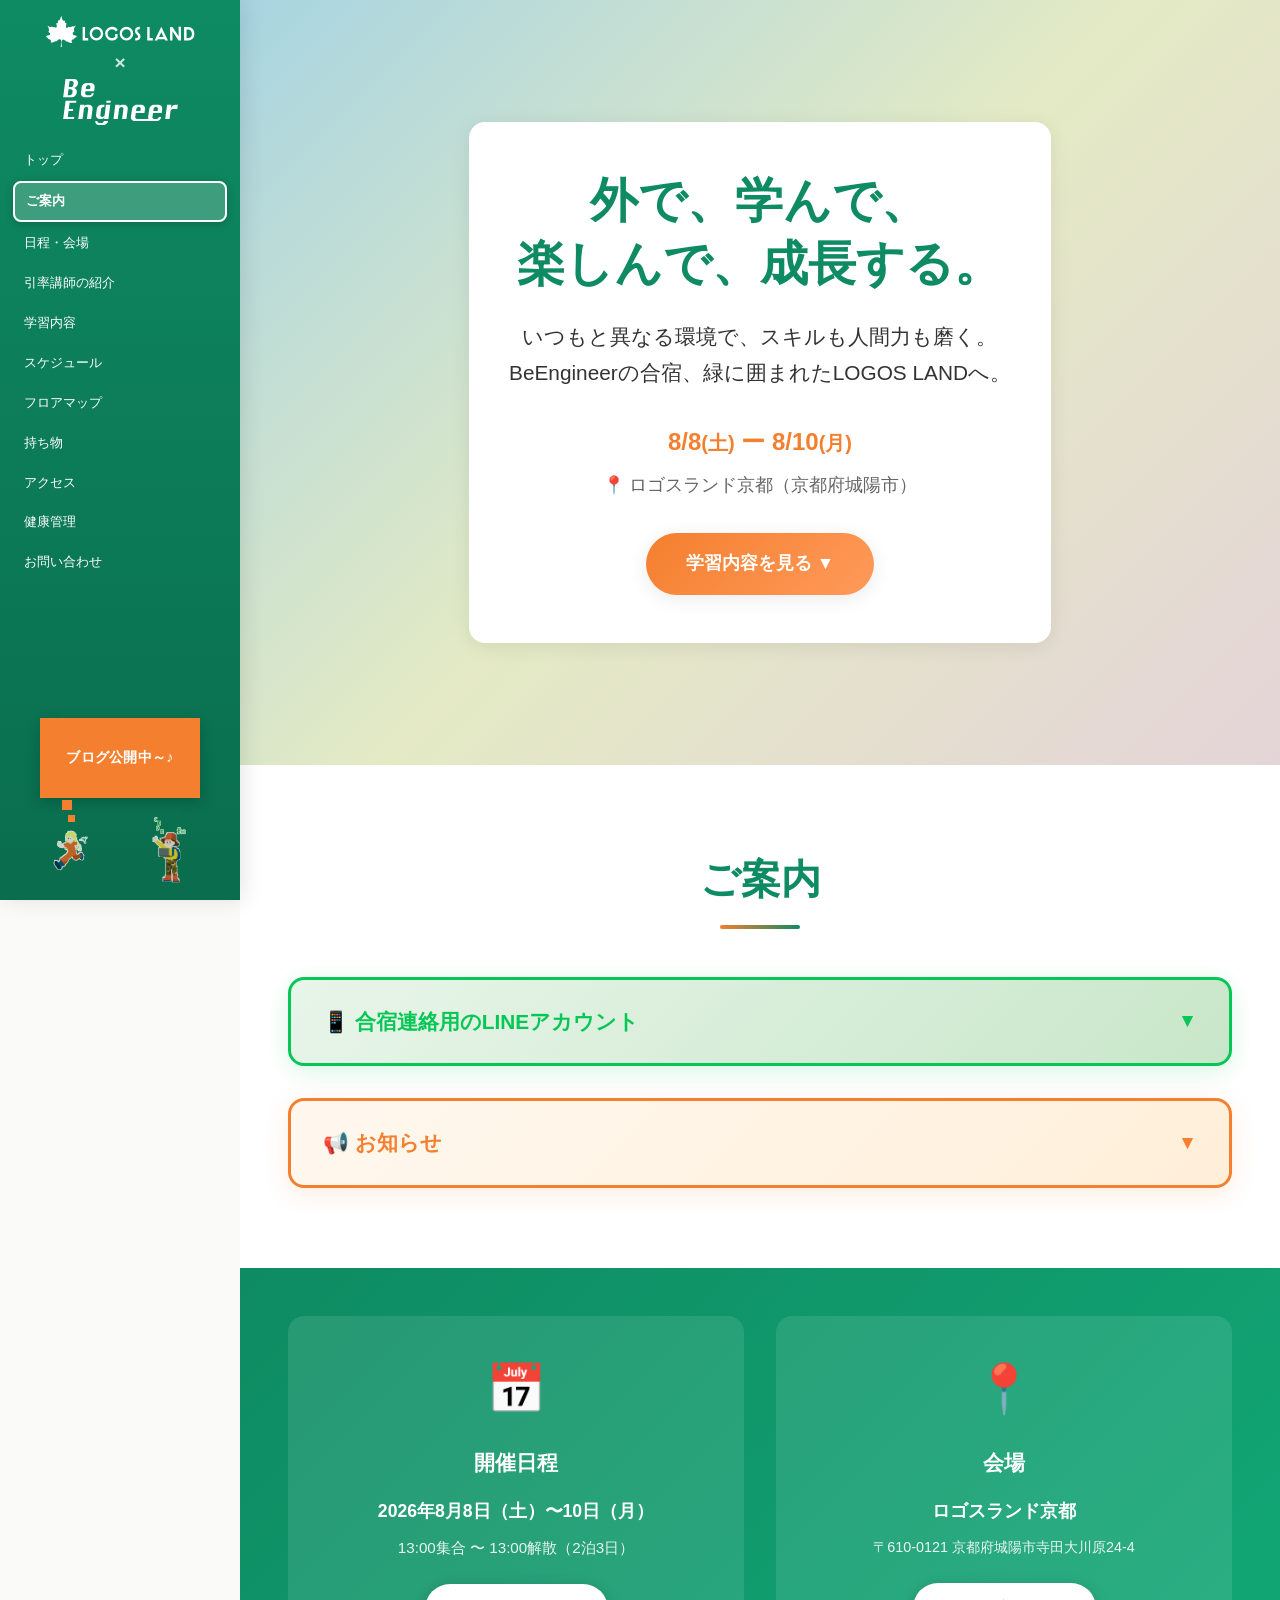
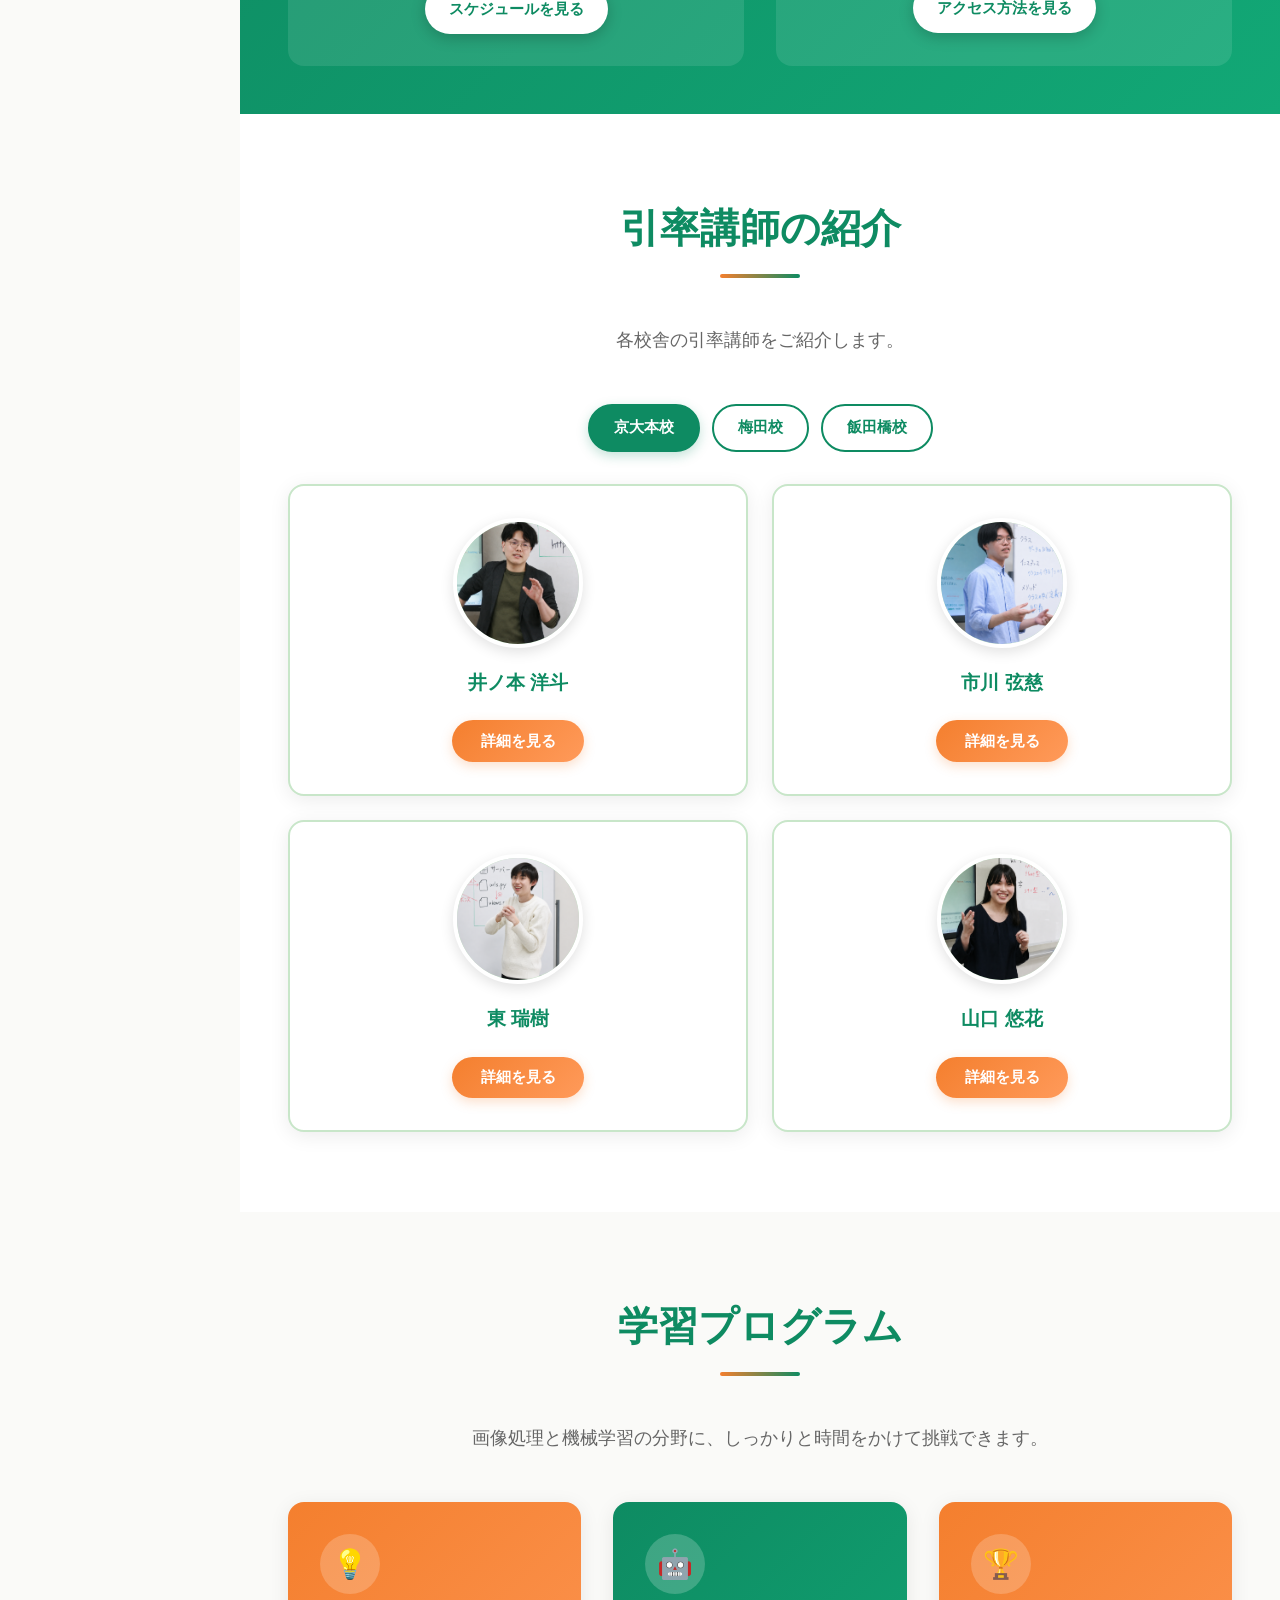
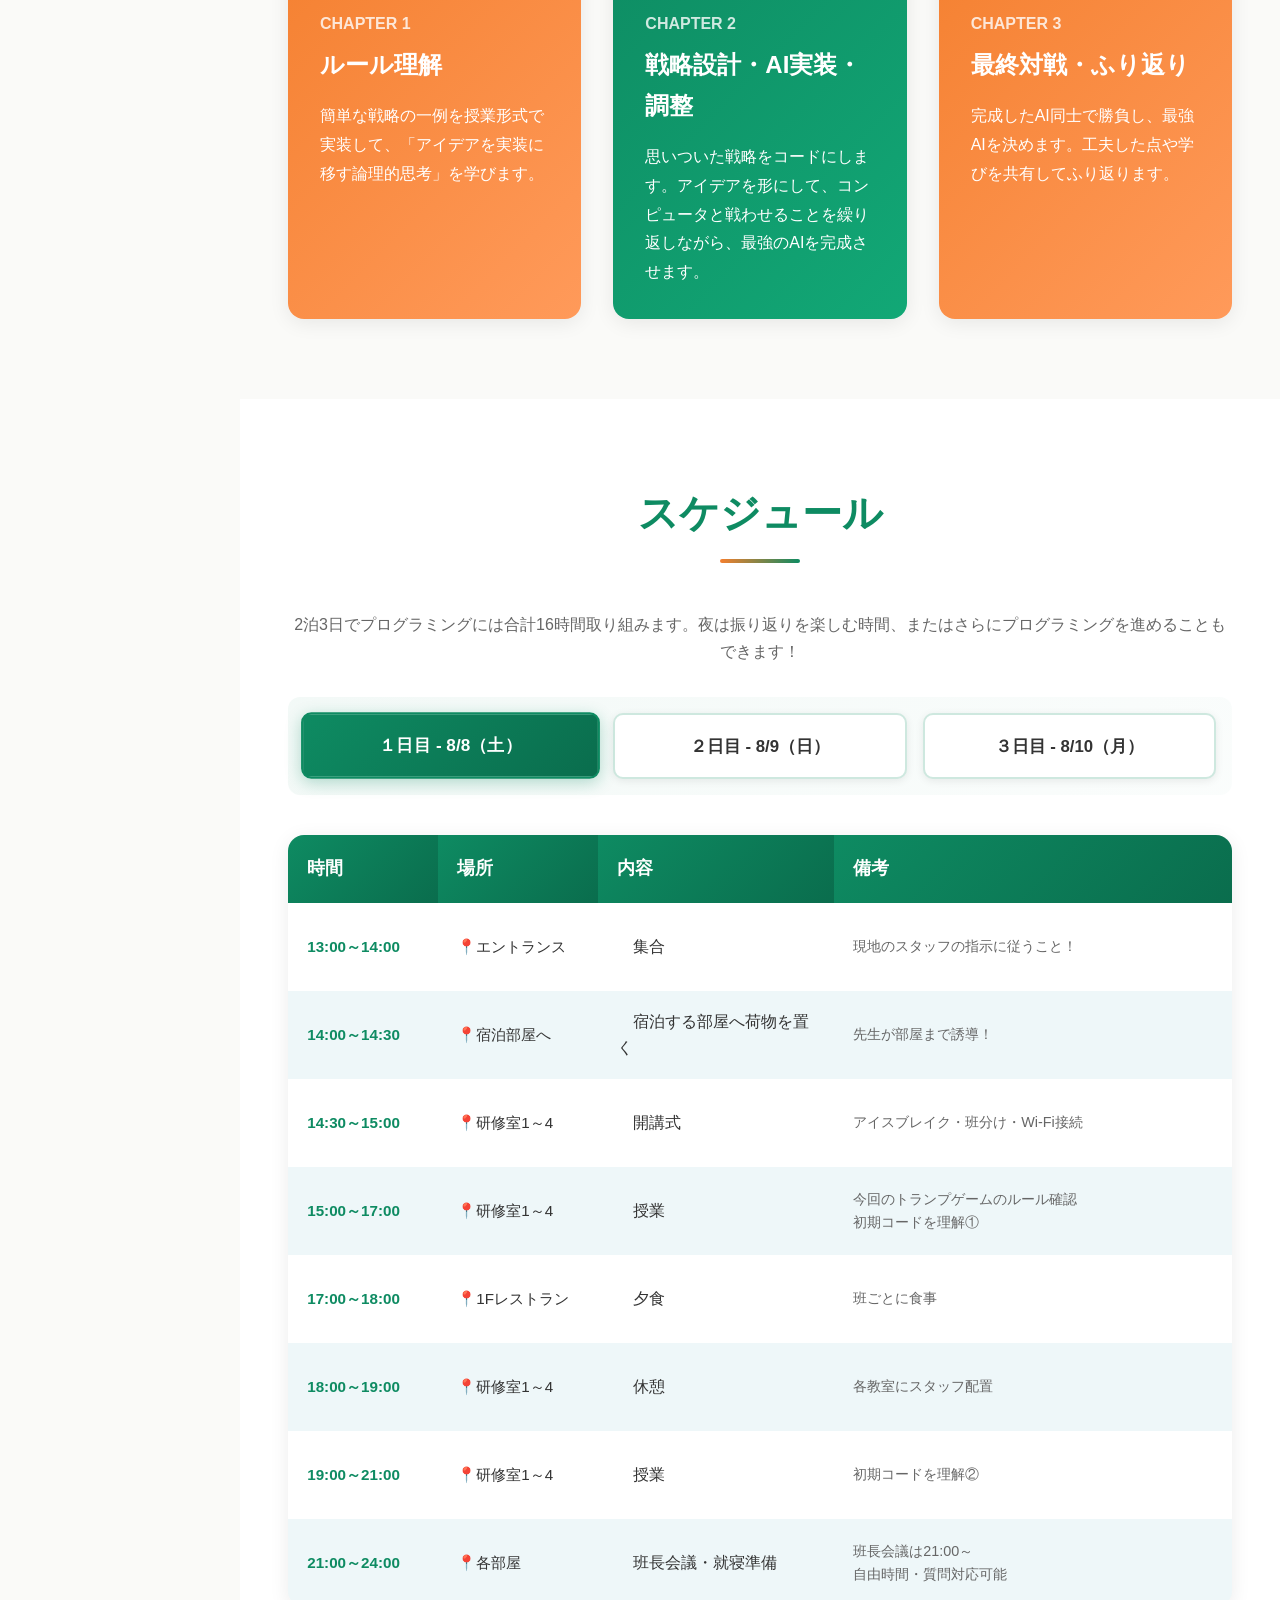
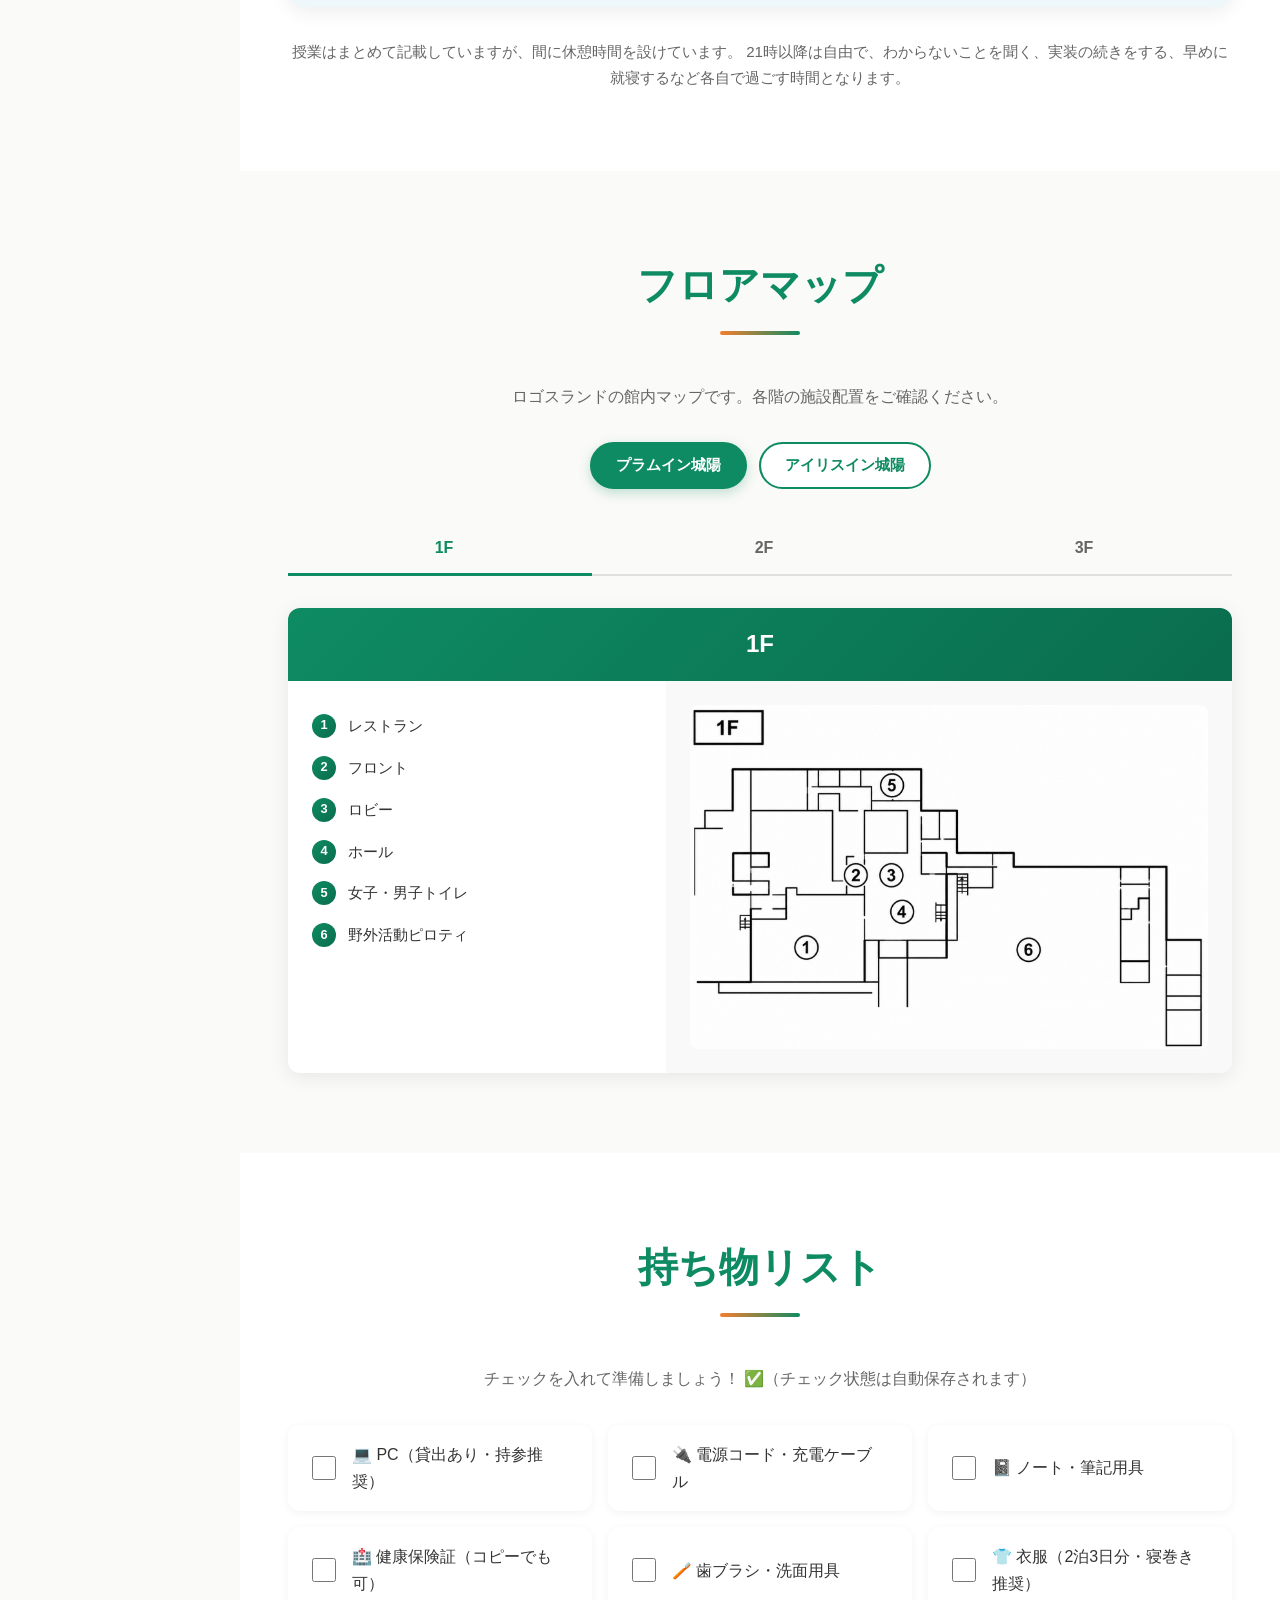
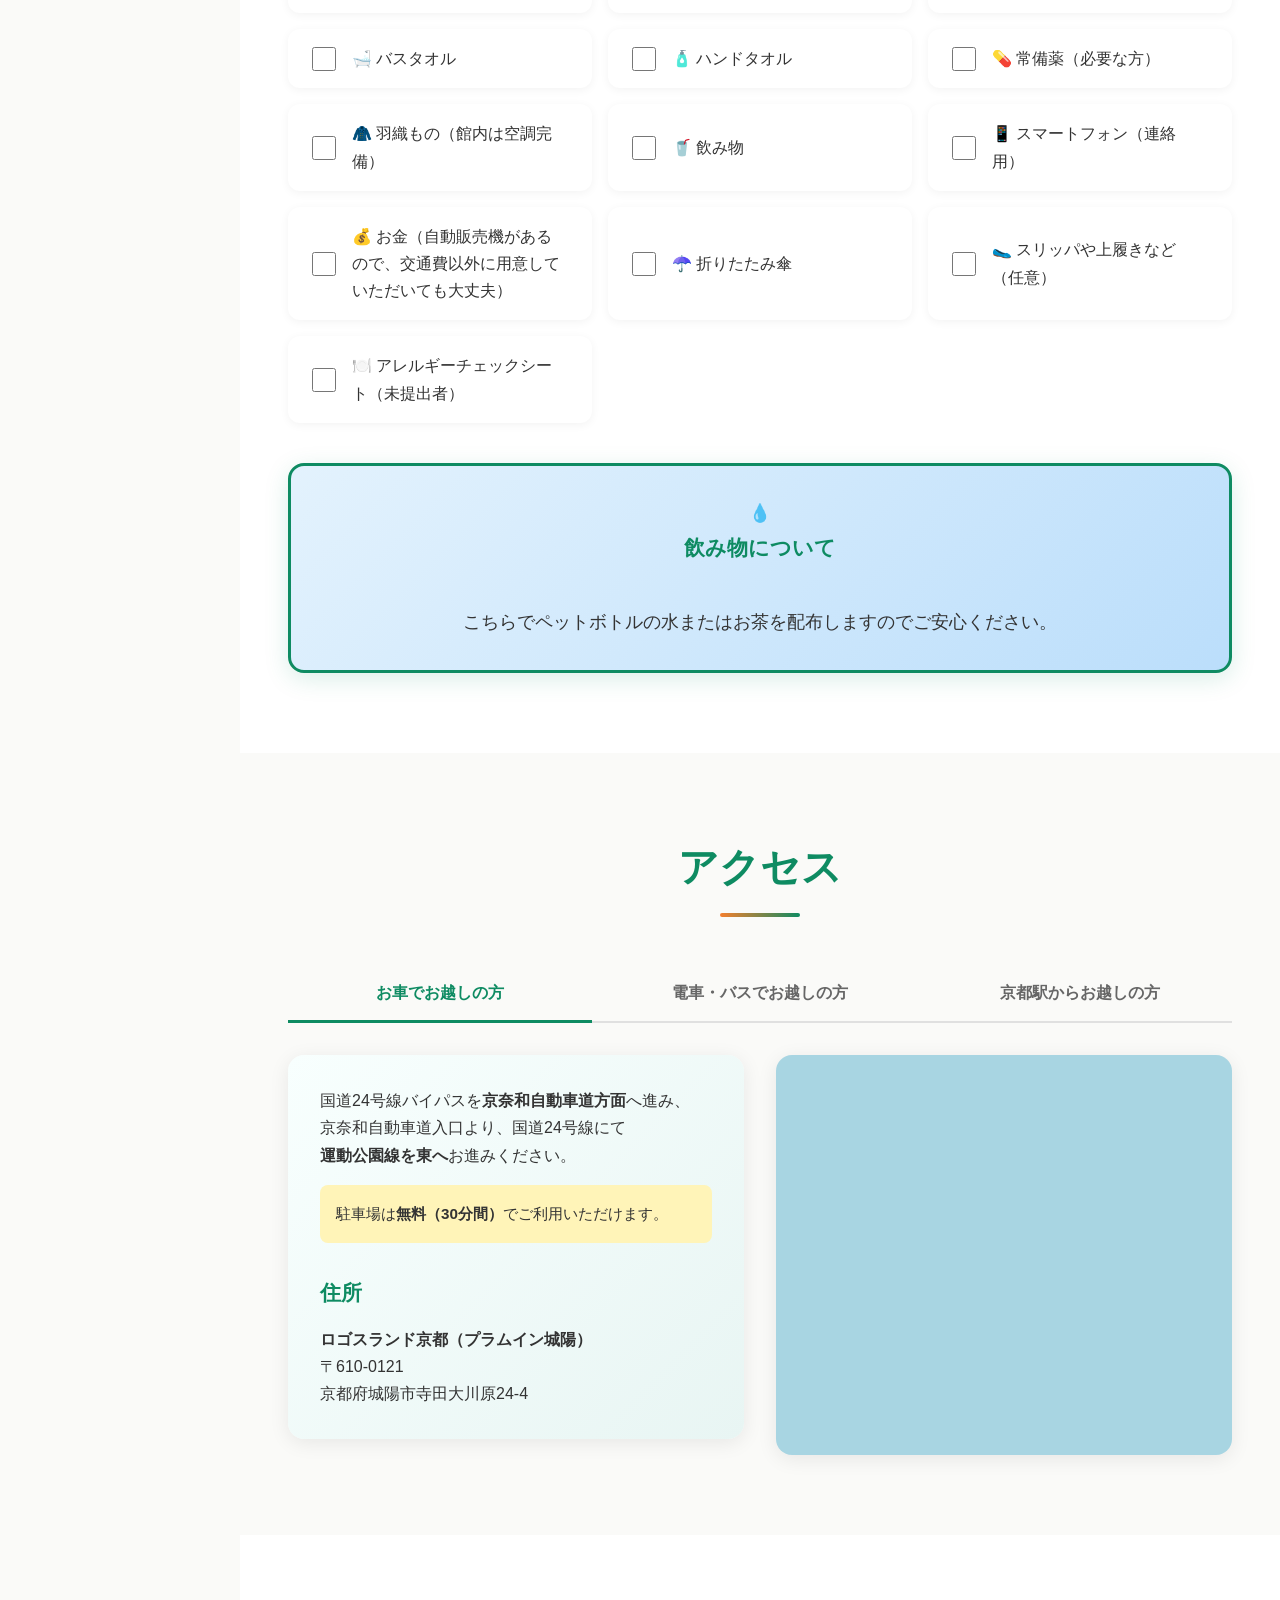
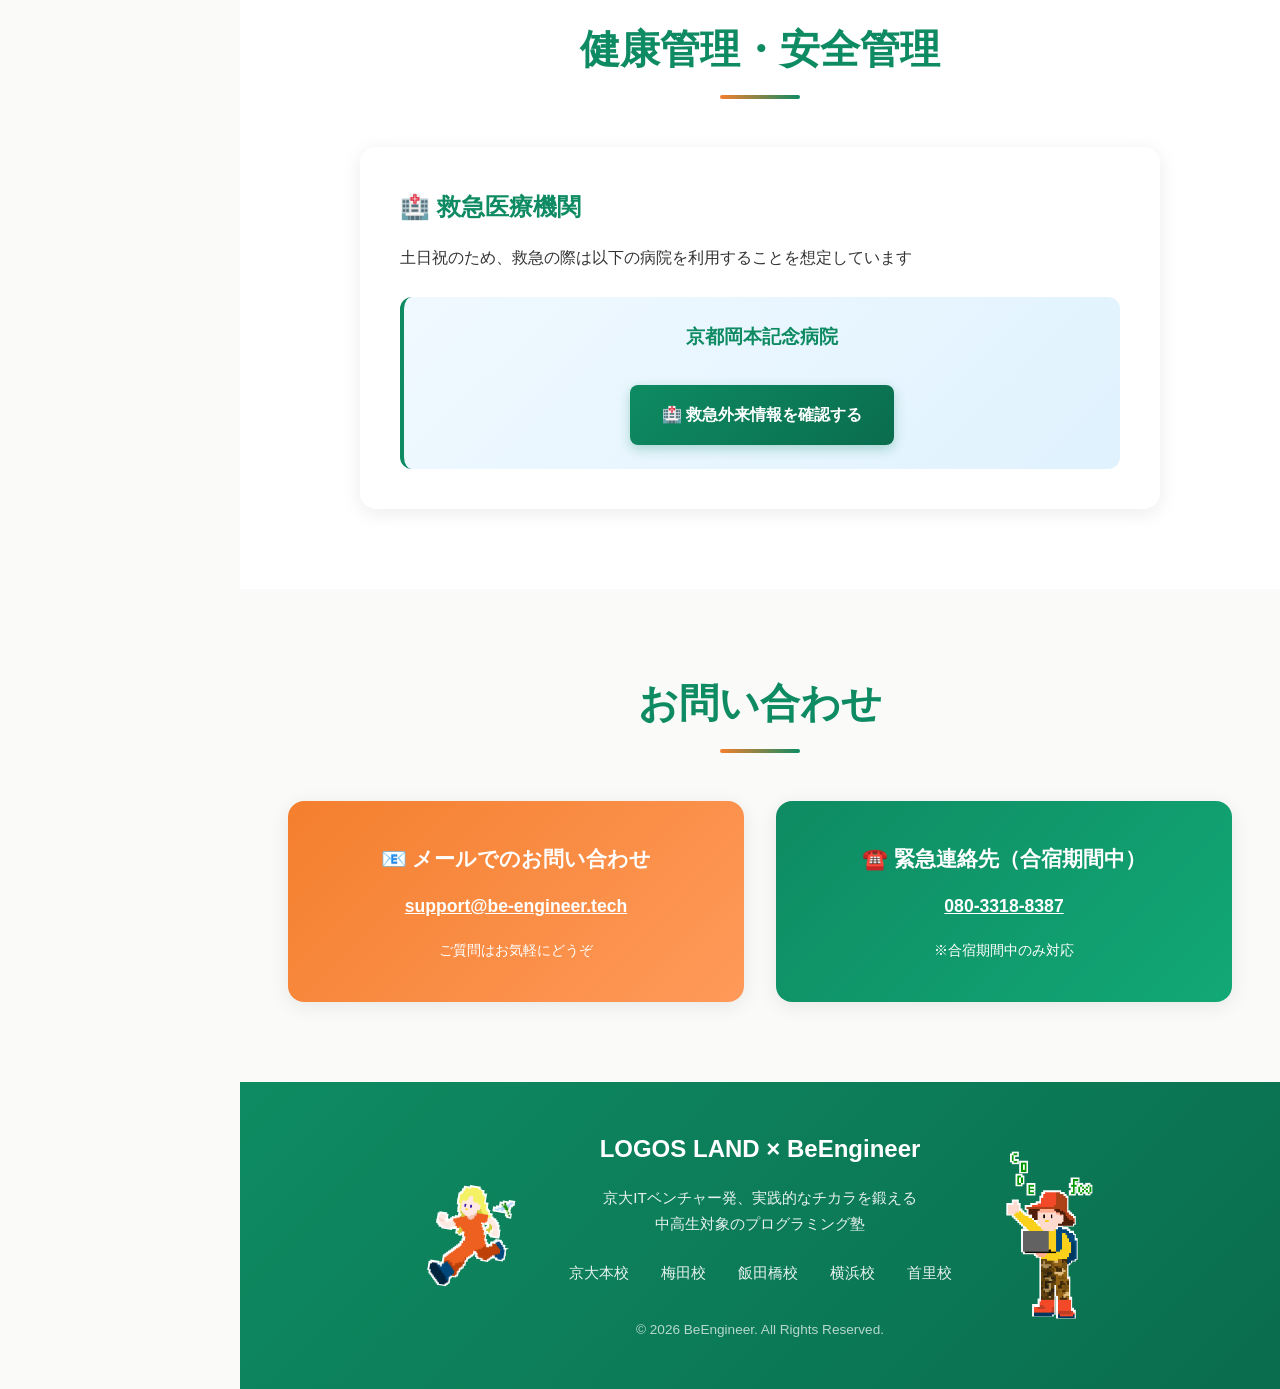
<file: index.html>
<!DOCTYPE html>
<html lang="ja">
<head>
    <meta charset="UTF-8">
    <meta name="viewport" content="width=device-width, initial-scale=1.0">
    <link rel="icon" type="image/svg+xml" href="assets/fav/favicon.svg">
    <meta name="description" content="BeEngineer プログラミング合宿 2026年8月8日〜10日 ロゴスランドで開催">
    <title>BeEngineer Programming Camp | ロゴスランド合宿</title>
    <link rel="stylesheet" href="styles.css">
    </head>
<body>
    <!-- ハンバーガー / サイドバー / オーバーレイ（共通コンポーネント / assets/sidebar.js が描画） -->
    <div id="site-sidebar" data-variant="public"></div>

    <!-- メインコンテンツ -->
    <main class="main-content">
    
        <!-- ヒーローセクション -->
        <section id="hero" class="hero">
            <div class="hero-content">
                <div class="hero-panel">
                <h1 class="hero-title">外で、学んで、<br>楽しんで、成長する。</h1>
                <p class="hero-subtitle">いつもと異なる環境で、<br class="sp-br">スキルも人間力も磨く。<br>BeEngineerの合宿、<br class="sp-br">緑に囲まれたLOGOS LANDへ。</p>
                <div class="hero-date">8/8<small>(土)</small> ー 8/10<small>(月)</small></div>
                <div class="hero-location">📍 ロゴスランド京都（京都府城陽市）</div>
                <a href="#program" class="hero-cta">学習内容を見る ▼</a>
                </div>
            </div>
        </section>

        <!-- ご案内 -->
        <section id="guide" class="section">
            <div class="container">
                <h2 class="section-title">ご案内</h2>
                <!-- <div class="guide-toggle-wrapper" data-guide-toggle>
                    <div class="guide-toggle-header">
                        <span class="guide-toggle-title">📍 集合場所・注意事項を確認</span>
                        <span class="guide-toggle-icon">▼</span>
                    </div>
                    <div class="guide-content">
                    <div class="guide-text">
                        <p class="guide-main">初日13:00ごろから</p>
                        <p class="guide-detail">
                            <strong>JR奈良線・城陽駅の改札前</strong>でスタッフが待機しています<br>
                            （写真の赤枠の範囲にいます！）
                        </p>
                        <p class="guide-detail">
                            <strong>13:37発のバス</strong>までご案内します。
                        </p>
                        <p class="guide-note">
                            ※一緒に乗車しますので、降車のタイミングもご案内します。
                        </p>
                        
                        <div class="guide-notice-inline">
                            <p class="guide-notice-item">
                                <span class="guide-notice-icon">⚠️</span>
                                <strong>城陽駅周辺にはコンビニがありませんのでご注意ください。</strong>
                            </p>
                            <p class="guide-notice-item">
                                <span class="guide-notice-icon">🍱</span>
                                <strong>14:00集合後、合宿プログラム開始となりますので、集合時間までの間に昼食を済ませるようお願いします。</strong>
                            </p>
                            <p class="guide-notice-contact">
                                （判断が難しい場合は、各校舎にご連絡ください。）
                            </p>
                        </div>
                    </div>
                    <div class="guide-image">
                        <img src="assets/guide/station.jpeg" alt="城陽駅 改札前の待ち合わせ場所" loading="lazy">
                    </div>
                    </div>
                </div> -->
                
                <div class="line-info-box" data-line-toggle>
                    <div class="line-toggle-header">
                        <span class="line-toggle-title">📱 合宿連絡用のLINEアカウント</span>
                        <span class="line-toggle-icon">▼</span>
                    </div>
                    <div class="line-info-content-wrapper">
                    <div class="line-info-content">
                        <div class="line-character line-character-left">
                            <img src="assets/fav/dot_boy.svg" alt="キャラクター" class="line-character-img">
                        </div>
                        <div class="line-qr-section">
                            <img src="assets/guide/BeEn2026LINE_QR.png" alt="BeEngineer合宿2026 LINE QRコード" class="line-qr-code">
                            <p class="line-link">
                                <a href="https://lin.ee/WqdaffN" target="_blank" rel="noopener noreferrer">https://lin.ee/WqdaffN</a>
                            </p>
                            <div class="line-text-section">
                                <p class="line-account-name">
                                    <strong>BeEngineer_合宿_2026</strong>
                                </p>
                                <p class="line-description">
                                    合宿関連のご連絡はこちらから送らせていただきます。
                                </p>
                            </div>
                        </div>
                        <div class="line-character line-character-right">
                            <img src="assets/fav/dot_girl.svg" alt="キャラクター" class="line-character-img">
                        </div>
                    </div>
                    </div>
                </div>
                
                <!-- ============================================================
                    【非表示】合宿ブログブロック
                    ※ 削除はせず、一旦コメントアウトで非表示にしています。
                    　 再表示したい場合は、この下のコメント記号を外してください。
                    ============================================================ -->
                <!--
                <div class="blog-update-box" data-blog-update-toggle>
                    <div class="blog-update-header">
                        <span class="blog-update-title">📝 合宿ブログはこちら</span>
                        <span class="blog-update-icon">▼</span>
                    </div>
                    <div class="blog-update-content">
                        <p class="blog-update-text">
                            <strong>BeEngineer合宿2026は終了しました。ご参加ありがとうございます。</strong><br>
                            合宿の様子をブログでお伝えしています。ぜひご覧ください。
                        </p>
                        <div class="blog-update-links" style="display: flex; gap: 1rem; justify-content: center; flex-wrap: wrap; margin-bottom: 1.5rem;">
                            <a href="blog/day1.html" class="blog-link-btn" data-available-from="2026-08-09T00:00:00">1日目</a>
                            <a href="blog/day2.html" class="blog-link-btn" data-available-from="2026-08-10T00:00:00">2日目</a>
                            <a href="blog/day3.html" class="blog-link-btn" data-available-from="2026-08-11T00:00:00">3日目</a>
                        </div>
                        <div class="blog-update-notice">
                            <p class="blog-notice-item">
                                <span class="blog-notice-icon">🔒</span>
                                <strong>参加者限定の情報です。</strong>
                            </p>
                            <p class="blog-notice-item">
                                <span class="blog-notice-icon">🚫</span>
                                <strong>広報用に利用するものではありません。</strong>
                            </p>
                            <p class="blog-notice-item">
                                <span class="blog-notice-icon">📝</span>
                                <strong>広報利用する際は、内容および写真を変更する予定です。</strong>
                            </p>
                        </div>
                    </div>
                </div>
                -->

                <!-- ============================================================
                    お知らせセクション（器のみ）
                    ・カードの中身は assets/news.js の NEWS_ITEMS 配列で管理します。
                    ・内容を変更したいときは assets/news.js を編集してください。
                    ・下の <div id="news-list"> の中身は JS が自動生成します。
                    　（このHTMLを直接書き換える必要はありません）
                    ============================================================ -->
                <div class="news-box" data-news-toggle>
                    <div class="news-toggle-header">
                        <span class="news-toggle-title">📢 お知らせ</span>
                        <span class="news-toggle-icon">▼</span>
                    </div>
                    <div class="news-content-wrapper">
                        <p class="news-intro">合宿に関する大切なお知らせをこちらに掲載します。</p>
                        <div class="news-list" id="news-list" data-news-list>
                            <!-- カードはここに assets/news.js が自動で挿入します -->
                        </div>
                    </div>
                </div>
            </div>
        </section>

        <!-- 開催情報バー -->
        <section id="overview" class="section overview-section">
            <div class="container">
                <div class="overview-grid">
                <div class="overview-card">
                    <div class="overview-icon">📅</div>
                    <h3>開催日程</h3>
                    <p class="overview-main">2026年8月8日（土）<br class="sp-br">〜10日（月）</p>
                    <p class="overview-sub">13:00集合 〜 13:00解散<br class="sp-br">（2泊3日）</p>
                    <a href="#schedule" class="overview-btn">
                        スケジュールを見る
                    </a>
                </div>
                
                <div class="overview-card">
                    <div class="overview-icon">📍</div>
                    <h3>会場</h3>
                    <p class="overview-main">ロゴスランド京都</p>
                    <p class="overview-address">〒610-0121 <br class="sp-br">京都府城陽市<br class="sp-br">寺田大川原24-4</p>
                    <a href="#access" class="overview-btn">
                        アクセス方法を見る
                    </a>
                </div>
                </div>
            </div>
        </section>

        <!-- ============================================================
            引率講師の紹介
            ・タブ（校舎）と講師カードの中身は assets/teachers.js の
                TEACHERS データで管理します。
            ・内容の変更・追加は assets/teachers.js を編集してください。
            　（下の2つの空 <div> の中身は JS が自動生成します）
            ============================================================ -->
        <section id="teachers" class="section">
            <div class="container">
                <h2 class="section-title">引率講師の紹介</h2>
                <p class="section-intro">
                    各校舎の引率講師をご紹介します。
                </p>

                <!-- 校舎タブ（JSが自動生成） -->
                <div class="teachers-tabs" data-teachers-tabs role="tablist" aria-label="校舎の切り替え"></div>

                <!-- 講師カード（JSが自動生成） -->
                <div class="teachers-panels" data-teachers-panels></div>
            </div>
        </section>

        <!-- 学習内容 -->
        <section id="program" class="section">
            <div class="container">
                <h2 class="section-title">学習プログラム</h2>
                <p class="section-intro">
                画像処理と機械学習の分野に、しっかりと時間をかけて挑戦できます。
                </p>
                
                <!-- タブボタン（SP版のみ表示） -->
                <div class="program-tabs">
                    <button class="program-tab-btn" data-tab="1">
                        <span class="tab-icon">💡</span>
                        <span class="tab-text">CHAPTER 1</span>
                    </button>
                    <button class="program-tab-btn" data-tab="2">
                        <span class="tab-icon">🤖</span>
                        <span class="tab-text">CHAPTER 2</span>
                    </button>
                    <button class="program-tab-btn" data-tab="3">
                        <span class="tab-icon">🏆</span>
                        <span class="tab-text">CHAPTER 3</span>
                    </button>
                </div>
                
                <!-- コンテンツエリア -->
                <div class="card-grid">
                <div class="card card-orange program-card" data-program-card data-tab-content="1">
                    <div class="card-header">
                        <div class="card-icon">💡</div>
                        <div class="card-header-text">
                            <div class="chapter-number">CHAPTER 1</div>
                            <h3 class="card-title">ルール理解</h3>
                        </div>
                        <span class="toggle-icon">▼</span>
                    </div>
                    <div class="card-content">
                    <p>簡単な戦略の一例を授業形式で実装して、「アイデアを実装に移す論理的思考」を学びます。</p>
                    </div>
                </div>
                
                <div class="card card-green program-card" data-program-card data-tab-content="2">
                    <div class="card-header">
                        <div class="card-icon">🤖</div>
                        <div class="card-header-text">
                            <div class="chapter-number">CHAPTER 2</div>
                            <h3 class="card-title">戦略設計・AI実装・調整</h3>
                        </div>
                        <span class="toggle-icon">▼</span>
                    </div>
                    <div class="card-content">
                    <p>思いついた戦略をコードにします。アイデアを形にして、コンピュータと戦わせることを繰り返しながら、最強のAIを完成させます。</p>
                    </div>
                </div>
                
                <div class="card card-orange program-card" data-program-card data-tab-content="3">
                    <div class="card-header">
                        <div class="card-icon">🏆</div>
                        <div class="card-header-text">
                            <div class="chapter-number">CHAPTER 3</div>
                            <h3 class="card-title">最終対戦・ふり返り</h3>
                        </div>
                        <span class="toggle-icon">▼</span>
                    </div>
                    <div class="card-content">
                    <p>完成したAI同士で勝負し、最強AIを決めます。工夫した点や学びを共有してふり返ります。</p>
                    </div>
                </div>
                </div>
            </div>
        </section>

        <!-- スケジュール -->
        <section id="schedule" class="section">
            <div class="container">
                <h2 class="section-title">スケジュール</h2>
                <p class="section-desc">
                2泊3日でプログラミングには合計16時間取り組みます。夜は振り返りを楽しむ時間、またはさらにプログラミングを進めることもできます！
                </p>
                
                <!-- タブメニュー -->
                <div class="schedule-tabs">
                    <button class="tab-btn active" data-tab="schedule-day1">
                        <span class="tab-emoji"></span> １日目 - 8/8（土）
                    </button>
                    <button class="tab-btn" data-tab="schedule-day2">
                        <span class="tab-emoji"></span> ２日目 - 8/9（日）
                    </button>
                    <button class="tab-btn" data-tab="schedule-day3">
                        <span class="tab-emoji"></span> ３日目 - 8/10（月）
                    </button>
                </div>
                
                <!-- 表の中身は assets/schedule-data.js で管理（assets/schedule.js が描画） -->
                <div class="schedule-table-wrapper">
                <table class="schedule-table">
                    <thead>
                        <tr>
                        <th>時間</th>
                        <th>場所</th>
                        <th>内容</th>
                        <th>備考</th>
                        </tr>
                    </thead>
                    <tbody data-schedule-tbody>
                        <!-- assets/schedule.js が描画 -->
                    </tbody>
                </table>
                </div>
                
                <p class="section-note">
                授業はまとめて記載していますが、間に休憩時間を設けています。
                21時以降は自由で、わからないことを聞く、実装の続きをする、早めに就寝するなど各自で過ごす時間となります。
                </p>
            </div>
        </section>

        <!-- フロアマップ -->
        <section id="floormap" class="section">
            <div class="container">
                <h2 class="section-title">フロアマップ</h2>
                <p class="section-desc">
                    ロゴスランドの館内マップです。各階の施設配置をご確認ください。
                </p>

                <!-- 施設タブ：プラムイン城陽 / アイリスイン城陽 -->
                <div class="facility-tabs" role="tablist" aria-label="施設の切り替え">
                    <button class="facility-tab-btn active" data-facility="plum" role="tab" aria-selected="true">
                        プラムイン城陽
                    </button>
                    <button class="facility-tab-btn" data-facility="iris" role="tab" aria-selected="false">
                        アイリスイン城陽
                    </button>
                </div>

                <!-- プラムイン城陽 -->
                <div class="facility-content active" data-facility-content="plum" role="tabpanel">
                    <!-- フロアマップタブ -->
                    <div class="floormap-tabs">
                        <button class="floormap-tab-btn active" data-floor="floor-1f">
                            <span class="floor-icon"></span> 1F
                        </button>
                        <button class="floormap-tab-btn" data-floor="floor-2f">
                            <span class="floor-icon"></span> 2F
                        </button>
                        <button class="floormap-tab-btn" data-floor="floor-3f">
                            <span class="floor-icon"></span> 3F
                        </button>
                    </div>

                    <div class="floormap-grid">
                        <!-- 1F -->
                        <div class="floormap-item active" data-floormap-item data-floor-content="floor-1f">
                            <div class="floormap-header" data-floormap-header>
                                <h3 class="floormap-title">1F</h3>
                                <span class="floormap-toggle-icon">▼</span>
                            </div>
                            <div class="floormap-content">
                                <div class="floormap-legend">
                                    <ul>
                                        <li><span class="legend-number">1</span> レストラン</li>
                                        <li><span class="legend-number">2</span> フロント</li>
                                        <li><span class="legend-number">3</span> ロビー</li>
                                        <li><span class="legend-number">4</span> ホール</li>
                                        <li><span class="legend-number">5</span> 女子・男子トイレ</li>
                                        <li><span class="legend-number">6</span> 野外活動ピロティ</li>
                                    </ul>
                                </div>
                                <div class="floormap-image">
                                    <img src="assets/map/pluminn_1f.png" alt="プラムイン城陽 1階フロアマップ" loading="lazy">
                                </div>
                            </div>
                        </div>

                        <!-- 2F -->
                        <div class="floormap-item" data-floormap-item data-floor-content="floor-2f">
                            <div class="floormap-header" data-floormap-header>
                                <h3 class="floormap-title">2F</h3>
                                <span class="floormap-toggle-icon">▼</span>
                            </div>
                            <div class="floormap-content">
                                <div class="floormap-legend">
                                    <ul>
                                        <li><span class="legend-number">1</span> 女子浴室・更衣室</li>
                                        <li><span class="legend-number">2</span> 男子浴室・更衣室</li>
                                        <li><span class="legend-number">3</span> 女子・男子トイレ</li>
                                        <li><span class="legend-number">4</span> ロビー</li>
                                        <li><span class="legend-number">5</span> フリースペース</li>
                                        <li><span class="legend-number">6</span> 宿泊室</li>
                                    </ul>
                                </div>
                                <div class="floormap-image">
                                    <img src="assets/map/pluminn_2f.png" alt="プラムイン城陽 2階フロアマップ" loading="lazy">
                                </div>
                            </div>
                        </div>

                        <!-- 3F -->
                        <div class="floormap-item" data-floormap-item data-floor-content="floor-3f">
                            <div class="floormap-header" data-floormap-header>
                                <h3 class="floormap-title">3F</h3>
                                <span class="floormap-toggle-icon">▼</span>
                            </div>
                            <div class="floormap-content">
                                <div class="floormap-legend">
                                    <ul>
                                        <li><span class="legend-number">1</span> BBQテラス</li>
                                        <li><span class="legend-number">2</span> 研修室</li>
                                        <li><span class="legend-number">3</span> 女子・男子トイレ</li>
                                        <li><span class="legend-number">4</span> ロビー</li>
                                        <li><span class="legend-number">5</span> 宿泊室</li>
                                    </ul>
                                </div>
                                <div class="floormap-image">
                                    <img src="assets/map/pluminn_3f.png" alt="プラムイン城陽 3階フロアマップ" loading="lazy">
                                </div>
                            </div>
                        </div>
                    </div>
                </div>

                <!-- アイリスイン城陽 -->
                <div class="facility-content" data-facility-content="iris" role="tabpanel">
                    <!-- フロアマップタブ -->
                    <div class="floormap-tabs">
                        <button class="floormap-tab-btn active" data-floor="iris-1f">
                            <span class="floor-icon"></span> 1F
                        </button>
                        <button class="floormap-tab-btn" data-floor="iris-2f">
                            <span class="floor-icon"></span> 2F
                        </button>
                    </div>

                    <div class="floormap-grid">
                        <!-- アイリス 1F -->
                        <div class="floormap-item active" data-floormap-item data-floor-content="iris-1f">
                            <div class="floormap-header" data-floormap-header>
                                <h3 class="floormap-title">1F</h3>
                                <span class="floormap-toggle-icon">▼</span>
                            </div>
                            <div class="floormap-content">
                                <div class="floormap-legend">
                                    <ul>
                                        <li><span class="legend-number">1</span> 実演スペース</li>
                                        <li><span class="legend-number">2</span> ショップ</li>
                                        <li><span class="legend-number">3</span> ロビー＆ショップ</li>
                                        <li><span class="legend-number">4</span> 宿泊室</li>
                                        <li><span class="legend-number">5</span> 女子・男子トイレ</li>
                                    </ul>
                                </div>
                                <div class="floormap-image">
                                    <img src="assets/map/irisinn_1f.png" alt="アイリスイン城陽 1階フロアマップ" loading="lazy">
                                </div>
                            </div>
                        </div>

                        <!-- アイリス 2F -->
                        <div class="floormap-item" data-floormap-item data-floor-content="iris-2f">
                            <div class="floormap-header" data-floormap-header>
                                <h3 class="floormap-title">2F</h3>
                                <span class="floormap-toggle-icon">▼</span>
                            </div>
                            <div class="floormap-content">
                                <div class="floormap-legend">
                                    <ul>
                                        <li><span class="legend-number">1</span> 大浴場・小浴場</li>
                                        <li><span class="legend-number">2</span> 女子・男子トイレ</li>
                                        <li><span class="legend-number">3</span> 宿泊室</li>
                                        <li><span class="legend-number">4</span> ロビー</li>
                                        <li><span class="legend-number">5</span> LOGOS KID&rsquo;S MINI PARK</li>
                                        <li><span class="legend-number">6</span> カフェ</li>
                                    </ul>
                                </div>
                                <div class="floormap-image">
                                    <img src="assets/map/irisinn_2f.png" alt="アイリスイン城陽 2階フロアマップ" loading="lazy">
                                </div>
                            </div>
                        </div>
                    </div>
                </div>
            </div>
        </section>

        <!-- 持ち物リスト -->
        <section id="items" class="section">
            <div class="container">
                <h2 class="section-title">持ち物リスト</h2>
                <p class="section-desc">
                チェックを入れて準備しましょう！ ✅<br class="sp-br">（チェック状態は自動保存されます）
                </p>
                
                <!-- PC版 -->
                <div class="checklist checklist-pc" id="checklist">
                    <div class="checklist-item">
                        <input type="checkbox" id="item1" data-item="item1">
                        <label for="item1">💻 PC（貸出あり・持参推奨）</label>
                    </div>
                    <div class="checklist-item">
                        <input type="checkbox" id="item2" data-item="item2">
                        <label for="item2">🔌 電源コード・充電ケーブル</label>
                    </div>
                    <div class="checklist-item">
                        <input type="checkbox" id="item3" data-item="item3">
                        <label for="item3">📓 ノート・筆記用具</label>
                    </div>
                    <div class="checklist-item">
                        <input type="checkbox" id="item4" data-item="item4">
                        <label for="item4">🏥 健康保険証（コピーでも可）</label>
                    </div>
                    <div class="checklist-item">
                        <input type="checkbox" id="item5" data-item="item5">
                        <label for="item5">🪥 歯ブラシ・洗面用具</label>
                    </div>
                    <div class="checklist-item">
                        <input type="checkbox" id="item6" data-item="item6">
                        <label for="item6">👕 衣服（2泊3日分・寝巻き推奨）</label>
                    </div>
                    <div class="checklist-item">
                        <input type="checkbox" id="item7" data-item="item7">
                        <label for="item7">🛁 バスタオル</label>
                    </div>
                    <div class="checklist-item">
                        <input type="checkbox" id="item8" data-item="item8">
                        <label for="item8">🧴 ハンドタオル</label>
                    </div>
                    <div class="checklist-item">
                        <input type="checkbox" id="item9" data-item="item9">
                        <label for="item9">💊 常備薬（必要な方）</label>
                    </div>
                    <div class="checklist-item">
                        <input type="checkbox" id="item10" data-item="item10">
                        <label for="item10">🧥 羽織もの（館内は空調完備）</label>
                    </div>
                    <div class="checklist-item">
                        <input type="checkbox" id="item11" data-item="item11">
                        <label for="item11">🥤 飲み物</label>
                    </div>
                    <div class="checklist-item">
                        <input type="checkbox" id="item12" data-item="item12">
                        <label for="item12">📱 スマートフォン（連絡用）</label>
                    </div>
                    <div class="checklist-item">
                        <input type="checkbox" id="item13" data-item="item13">
                        <label for="item13">💰 お金（自動販売機があるので、交通費以外に用意していただいても大丈夫）</label>
                    </div>
                    <div class="checklist-item">
                        <input type="checkbox" id="item14" data-item="item14">
                        <label for="item14">☂️ 折りたたみ傘</label>
                    </div>
                    <div class="checklist-item">
                        <input type="checkbox" id="item15" data-item="item15">
                        <label for="item15">🥿 スリッパや上履きなど（任意）</label>
                    </div>
                    <div class="checklist-item">
                        <input type="checkbox" id="item16" data-item="item16">
                        <label for="item16">🍽️ アレルギーチェックシート（未提出者）</label>
                    </div>
                </div>
                
                <!-- SP版用のトグル形式 -->
                <div class="items-mobile" data-items-mobile>
                    <div class="items-mobile-header">
                        <span class="items-mobile-title">持ち物を確認する</span>
                        <span class="items-toggle-icon">▼</span>
                    </div>
                    <div class="items-mobile-content">
                        <div class="checklist" id="checklist-mobile">
                            <div class="checklist-item">
                                <input type="checkbox" id="item1-mobile" data-item="item1">
                                <label for="item1-mobile">💻 PC（貸出あり・持参推奨）</label>
                            </div>
                            <div class="checklist-item">
                                <input type="checkbox" id="item2-mobile" data-item="item2">
                                <label for="item2-mobile">🔌 電源コード・充電ケーブル</label>
                            </div>
                            <div class="checklist-item">
                                <input type="checkbox" id="item3-mobile" data-item="item3">
                                <label for="item3-mobile">📓 ノート・筆記用具</label>
                            </div>
                            <div class="checklist-item">
                                <input type="checkbox" id="item4-mobile" data-item="item4">
                                <label for="item4-mobile">🏥 健康保険証（コピーでも可）</label>
                            </div>
                            <div class="checklist-item">
                                <input type="checkbox" id="item5-mobile" data-item="item5">
                                <label for="item5-mobile">🪥 歯ブラシ・洗面用具</label>
                            </div>
                            <div class="checklist-item">
                                <input type="checkbox" id="item6-mobile" data-item="item6">
                                <label for="item6-mobile">👕 衣服（2泊3日分・寝巻き推奨）</label>
                            </div>
                            <div class="checklist-item">
                                <input type="checkbox" id="item7-mobile" data-item="item7">
                                <label for="item7-mobile">🛁 バスタオル</label>
                            </div>
                            <div class="checklist-item">
                                <input type="checkbox" id="item8-mobile" data-item="item8">
                                <label for="item8-mobile">🧴 ハンドタオル</label>
                            </div>
                            <div class="checklist-item">
                                <input type="checkbox" id="item9-mobile" data-item="item9">
                                <label for="item9-mobile">💊 常備薬（必要な方）</label>
                            </div>
                            <div class="checklist-item">
                                <input type="checkbox" id="item10-mobile" data-item="item10">
                                <label for="item10-mobile">🧥 羽織もの（館内は空調完備）</label>
                            </div>
                            <div class="checklist-item">
                                <input type="checkbox" id="item11-mobile" data-item="item11">
                                <label for="item11-mobile">🥤 水筒（持参推奨）</label>
                            </div>
                            <div class="checklist-item">
                                <input type="checkbox" id="item12-mobile" data-item="item12">
                                <label for="item12-mobile">📱 スマートフォン（連絡用）</label>
                            </div>
                            <div class="checklist-item">
                                <input type="checkbox" id="item13-mobile" data-item="item13">
                                <label for="item13-mobile">💰 お金（自動販売機があるので、交通費以外に用意していただいても大丈夫）</label>
                            </div>
                            <div class="checklist-item">
                                <input type="checkbox" id="item14-mobile" data-item="item14">
                                <label for="item14-mobile">☂️ 折りたたみ傘</label>
                            </div>
                            <div class="checklist-item">
                                <input type="checkbox" id="item15-mobile" data-item="item15">
                                <label for="item15-mobile">🥿 スリッパや上履きなど（任意）</label>
                            </div>
                            <div class="checklist-item">
                                <input type="checkbox" id="item16-mobile" data-item="item16">
                                <label for="item16-mobile">🍽️ アレルギーチェックシート（未提出者）</label>
                            </div>
                        </div>
                    </div>
                </div>
                
                <div class="drink-notice">
                    <p class="section-note">
                        💧 <strong>飲み物について</strong><br>
                        こちらでペットボトルの水またはお茶を配布しますのでご安心ください。
                    </p>
                </div>
            </div>
        </section>

        <!-- アクセス -->
        <section id="access" class="section">
            <div class="container">
                <h2 class="section-title">アクセス</h2>
                
                <div class="access-content">
                    <!-- PC版用のタブレイアウト -->
                    <div class="access-pc">
                        <!-- タブメニュー -->
                        <div class="access-tabs">
                            <button class="access-tab-btn active" data-access-tab="car">お車でお越しの方</button>
                            <button class="access-tab-btn" data-access-tab="train">電車・バスでお越しの方</button>
                            <button class="access-tab-btn" data-access-tab="kyoto">京都駅からお越しの方</button>
                        </div>
                        
                        <!-- 2カラムレイアウト -->
                        <div class="access-layout">
                            <!-- 左側：タブコンテンツ -->
                            <div class="access-tab-content-wrapper">
                                <!-- お車でお越しの方 -->
                                <div class="access-tab-content active" id="access-car">
                                    <div class="access-info-box">
                                        <p>
                                            国道24号線バイパスを<strong>京奈和自動車道方面</strong>へ進み、<br>
                                            京奈和自動車道入口より、国道24号線にて<br>
                                            <strong>運動公園線を東へ</strong>お進みください。
                                        </p>
                                        <p class="access-note access-note-yellow">
                                            駐車場は<strong>無料（30分間）</strong>でご利用いただけます。
                                        </p>
                                        
                                        <h3 class="access-subtitle">住所</h3>
                                        <p>
                                            <strong>ロゴスランド京都（プラムイン城陽）</strong><br>
                                            〒610-0121<br>
                                            京都府城陽市寺田大川原24-4
                                        </p>
                                    </div>
                                </div>
                                
                                <!-- 電車・バスでお越しの方 -->
                                <div class="access-tab-content" id="access-train">
                                    <div class="access-info-box">
                                        <p>
                                            <strong>JR奈良線・城陽駅前</strong>、または
                                            <strong>近鉄京都線・寺田駅前</strong>から路線バスに乗車
                                        </p>
                                        <p class="access-arrow">
                                            ↓<br>
                                            <strong>「プラムイン城陽」停留所で下車</strong>
                                        </p>
                                        <p class="access-note access-note-blue">
                                            運賃：<strong>200円</strong>
                                        </p>
                                        
                                        <h3 class="access-subtitle">住所</h3>
                                        <p>
                                            <strong>ロゴスランド京都（プラムイン城陽）</strong><br>
                                            〒610-0121<br>
                                            京都府城陽市寺田大川原24-4
                                        </p>
                                    </div>
                                </div>
                                
                                <!-- 京都駅からお越しの方 -->
                                <div class="access-tab-content" id="access-kyoto">
                                    <div class="access-info-box">
                                        <p class="kyoto-team-label">東京・横浜チーム向け</p>
                                        <div class="access-flow">
                                            <div class="flow-step">
                                                <div class="flow-number">1</div>
                                                <div class="flow-content">
                                                    <strong>JR京都駅</strong><br>
                                                    <span class="flow-detail">JR奈良線に乗車</span>
                                                </div>
                                            </div>
                                            <div class="flow-arrow">↓</div>
                                            <div class="flow-step">
                                                <div class="flow-number">2</div>
                                                <div class="flow-content">
                                                    <strong>JR城陽駅</strong><br>
                                                    <span class="flow-detail">約25分・運賃 <strong class="fare-highlight">380円</strong></span>
                                                </div>
                                            </div>
                                            <div class="flow-arrow">↓</div>
                                            <div class="flow-step">
                                                <div class="flow-number">3</div>
                                                <div class="flow-content">
                                                    <strong>城陽駅前バス停</strong><br>
                                                    <span class="flow-detail">路線バスに乗車</span>
                                                </div>
                                            </div>
                                            <div class="flow-arrow">↓</div>
                                            <div class="flow-step">
                                                <div class="flow-number">4</div>
                                                <div class="flow-content">
                                                    <strong>プラムイン城陽</strong><br>
                                                    <span class="flow-detail">約10分・運賃 <strong class="fare-highlight">200円</strong></span>
                                                </div>
                                            </div>
                                        </div>
                                        <p class="access-note access-note-green">
                                            <strong>合計運賃：580円</strong>（京都駅～プラムイン城陽）
                                        </p>
                                    </div>
                                </div>
                            </div>
                            
                            <!-- 右側：地図 -->
                            <div class="map-container">
                                <!-- Google Map埋め込み（ロゴスランド京都） -->
                                <iframe 
                                    class="access-map"
                                    src="https://www.google.com/maps/embed?pb=!1m18!1m12!1m3!1d3274.050111020896!2d135.79500497618534!3d34.854968172865334!2m3!1f0!2f0!3f0!3m2!1i1024!2i768!4f13.1!3m3!1m2!1s0x600116d2da8f6fdb%3A0xe0957dd752a7c4f8!2z44Ot44K044K544Op44Oz44OJIO-8iExPR09TIExBTkTvvIk!5e0!3m2!1sja!2sus!4v1762429337173!5m2!1sja!2sus" 
                                    width="600" 
                                    height="450" 
                                    allowfullscreen="" 
                                    loading="lazy" 
                                    referrerpolicy="no-referrer-when-downgrade">
                                </iframe>
                            </div>
                        </div>
                    </div>
                    
                    <!-- SP版用のトグル形式 -->
                    <div class="access-mobile">
                        <div class="access-item" data-access-item>
                            <div class="access-item-header">
                                <span class="access-item-title">お車でお越しの方</span>
                                <span class="access-toggle-icon">▼</span>
                            </div>
                            <div class="access-item-content">
                                <p>
                                    国道24号線バイパスを<strong>京奈和自動車道方面</strong>へ進み、<br>
                                    京奈和自動車道入口より、国道24号線にて<br>
                                    <strong>運動公園線を東へ</strong>お進みください。
                                </p>
                                <p class="access-note access-note-yellow">
                                    駐車場は<strong>無料（30分間）</strong>でご利用いただけます。
                                </p>
                            </div>
                        </div>
                        
                        <div class="access-item" data-access-item>
                            <div class="access-item-header">
                                <span class="access-item-title">電車・バスでお越しの方</span>
                                <span class="access-toggle-icon">▼</span>
                            </div>
                            <div class="access-item-content">
                                <p>
                                    <strong>JR奈良線・城陽駅前</strong>、または
                                    <strong>近鉄京都線・寺田駅前</strong>から路線バスに乗車
                                </p>
                                <p class="access-arrow">
                                    ↓<br>
                                    <strong>「プラムイン城陽」停留所で下車</strong>
                                </p>
                                <p class="access-note access-note-blue">
                                    運賃：<strong>200円</strong>
                                </p>
                            </div>
                        </div>
                        
                        <div class="access-item" data-access-item>
                            <div class="access-item-header">
                                <span class="access-item-title">京都駅からお越しの方</span>
                                <span class="access-toggle-icon">▼</span>
                            </div>
                            <div class="access-item-content">
                                <div class="access-flow-mobile">
                                    <div class="flow-step-mobile">
                                        <div class="flow-number-mobile">1</div>
                                        <div class="flow-text">
                                            <strong>JR京都駅</strong><br>
                                            <span>JR奈良線に乗車</span>
                                        </div>
                                    </div>
                                    <div class="flow-arrow-mobile">↓</div>
                                    <div class="flow-step-mobile">
                                        <div class="flow-number-mobile">2</div>
                                        <div class="flow-text">
                                            <strong>JR城陽駅</strong><br>
                                            <span>約25分・運賃 <strong>380円</strong></span>
                                        </div>
                                    </div>
                                    <div class="flow-arrow-mobile">↓</div>
                                    <div class="flow-step-mobile">
                                        <div class="flow-number-mobile">3</div>
                                        <div class="flow-text">
                                            <strong>城陽駅前バス停</strong><br>
                                            <span>路線バスに乗車</span>
                                        </div>
                                    </div>
                                    <div class="flow-arrow-mobile">↓</div>
                                    <div class="flow-step-mobile">
                                        <div class="flow-number-mobile">4</div>
                                        <div class="flow-text">
                                            <strong>プラムイン城陽</strong><br>
                                            <span>約10分・運賃 <strong>200円</strong></span>
                                        </div>
                                    </div>
                                </div>
                                <p class="access-note access-note-green">
                                    <strong>合計運賃：580円</strong>
                                </p>
                            </div>
                        </div>
                        
                        <div class="access-item" data-access-item>
                            <div class="access-item-header">
                                <span class="access-item-title">住所</span>
                                <span class="access-toggle-icon">▼</span>
                            </div>
                            <div class="access-item-content">
                                <p>
                                    <strong>ロゴスランド京都（プラムイン城陽）</strong><br>
                                    〒610-0121<br>
                                    京都府城陽市寺田大川原24-4
                                </p>
                            </div>
                        </div>
                        
                        <div class="access-item" data-access-item>
                            <div class="access-item-header">
                                <span class="access-item-title">地図</span>
                                <span class="access-toggle-icon">▼</span>
                            </div>
                            <div class="access-item-content">
                                <div class="map-container-mobile">
                                    <iframe 
                                        class="access-map"
                                        src="https://www.google.com/maps/embed?pb=!1m18!1m12!1m3!1d3274.050111020896!2d135.79500497618534!3d34.854968172865334!2m3!1f0!2f0!3f0!3m2!1i1024!2i768!4f13.1!3m3!1m2!1s0x600116d2da8f6fdb%3A0xe0957dd752a7c4f8!2z44Ot44K044K544Op44Oz44OJIO-8iExPR09TIExBTkTvvIk!5e0!3m2!1sja!2sus!4v1762429337173!5m2!1sja!2sus" 
                                        width="600" 
                                        height="300" 
                                        allowfullscreen="" 
                                        loading="lazy" 
                                        referrerpolicy="no-referrer-when-downgrade">
                                    </iframe>
                                </div>
                            </div>
                        </div>
                    </div>
                </div>
            </div>
        </section>

        <!-- 健康管理・安全管理 -->
        <section id="health" class="section">
            <div class="container">
                <h2 class="section-title">健康管理・安全管理</h2>
                
                <div class="health-card">
                    <h3>🏥 救急医療機関</h3>
                    <p>土日祝のため、救急の際は以下の病院を利用することを想定しています</p>
                    <div class="hospital-info">
                        <h4>京都岡本記念病院</h4>
                        <a href="https://www.okamoto-hp.or.jp/oka2/checkup/emergency.html" target="_blank" rel="noopener noreferrer" class="hospital-link">
                            🏥 救急外来情報を確認する
                        </a>
                    </div>
                </div>
            </div>
        </section>

        <!-- お問い合わせ -->
        <section id="contact" class="section">
            <div class="container">
                <h2 class="section-title">お問い合わせ</h2>
                
                <div class="contact-grid">
                    <div class="contact-card">
                        <h3>📧 メールでのお問い合わせ</h3>
                        <p><a href="mailto:support@be-engineer.tech">support@be-engineer.tech</a></p>
                        <p class="contact-note">ご質問はお気軽にどうぞ</p>
                    </div>
                
                    <div class="contact-card contact-card-emergency">
                        <h3>☎️ 緊急連絡先（合宿期間中）</h3>
                        <p><a href="tel:080-3318-8387">080-3318-8387</a></p>
                        <p class="contact-note">※合宿期間中のみ対応</p>
                    </div>
                </div>
            </div>
        </section>

        <!-- フッター（共通コンポーネント / assets/footer.js が描画） -->
        <div id="site-footer"></div>

    </main>

    <!-- JavaScript -->
    <script src="assets/sidebar.js"></script>
    <!-- スケジュール（データ: schedule-data.js / 描画: schedule.js） -->
    <script src="assets/schedule-data.js"></script>
    <script src="assets/schedule.js"></script>
    <script src="script.js"></script>
    <script src="assets/footer.js"></script>
    <!-- 引率講師の紹介（内容の編集は assets/teachers.js を参照） -->
    <script src="assets/teachers.js"></script>
    <!-- お知らせセクション（内容の編集は assets/news.js を参照） -->
    <script src="assets/news.js"></script>

</body>
</html>
</file>
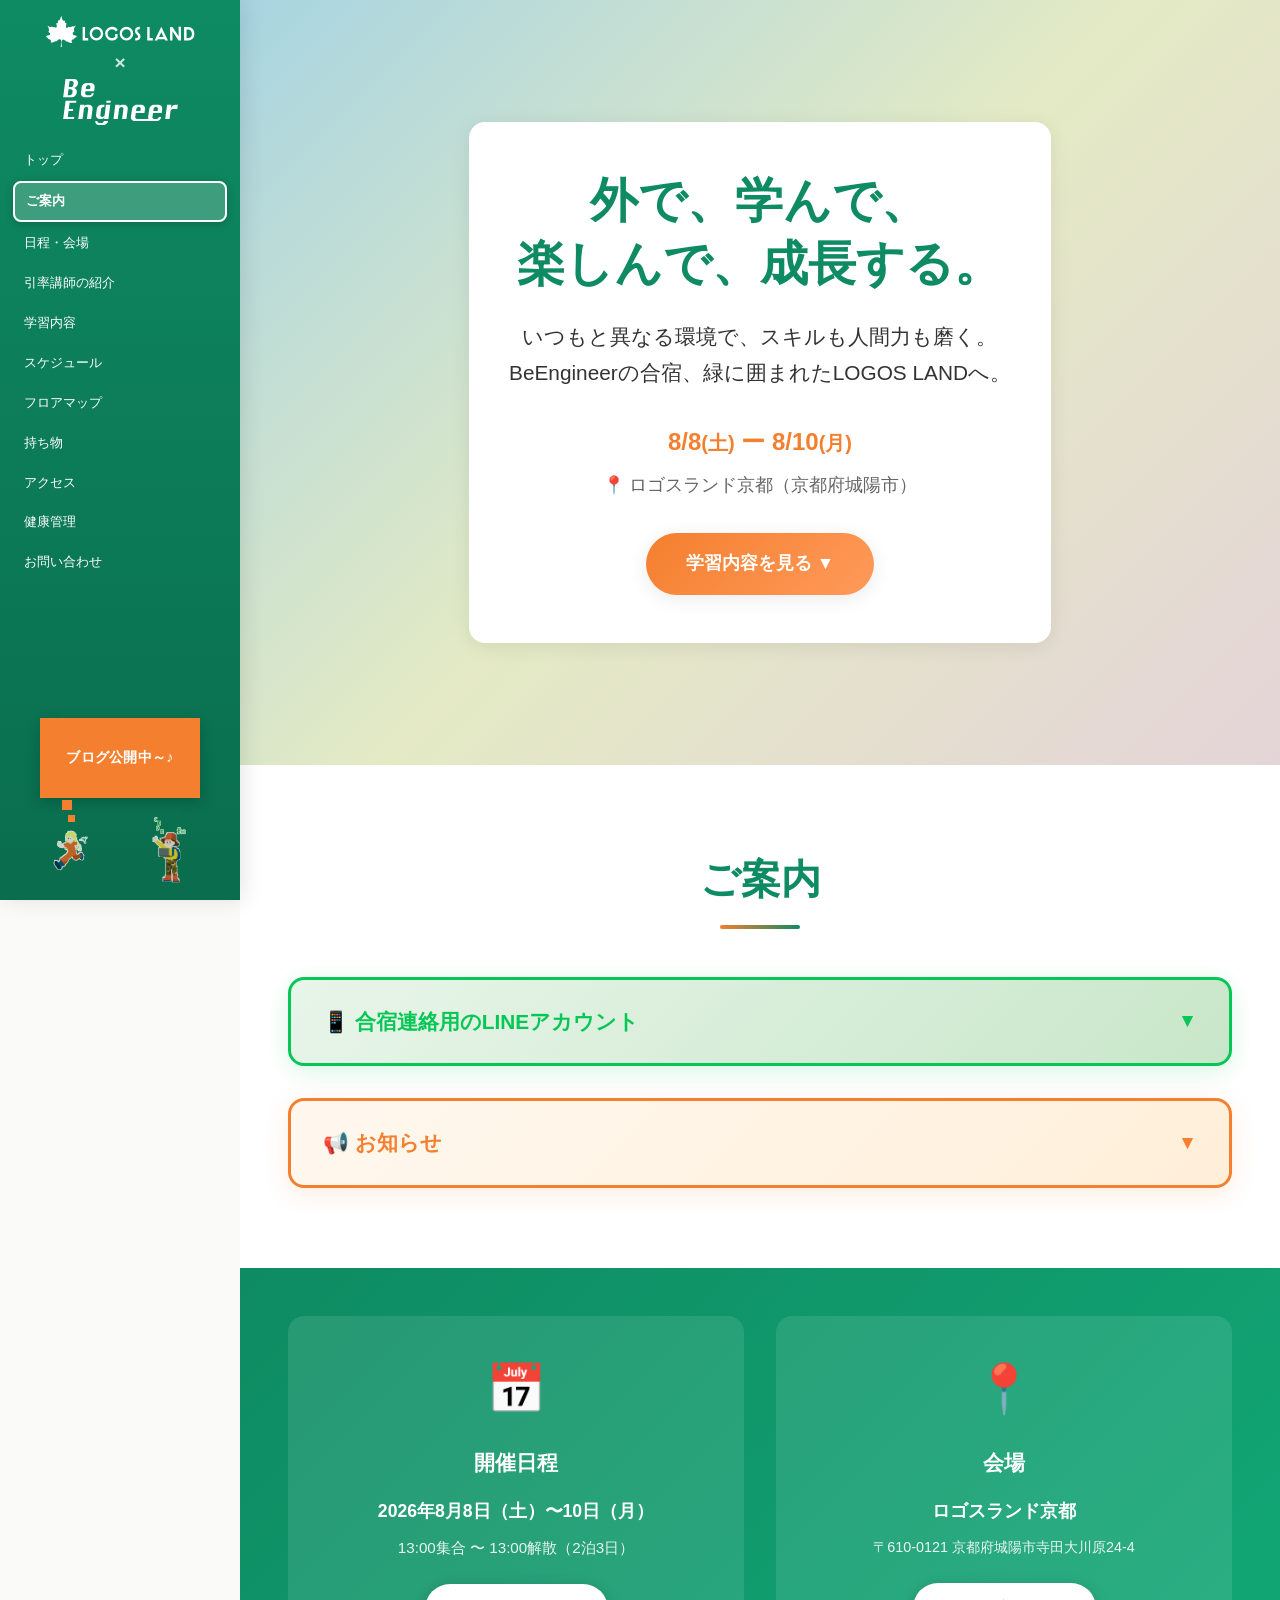
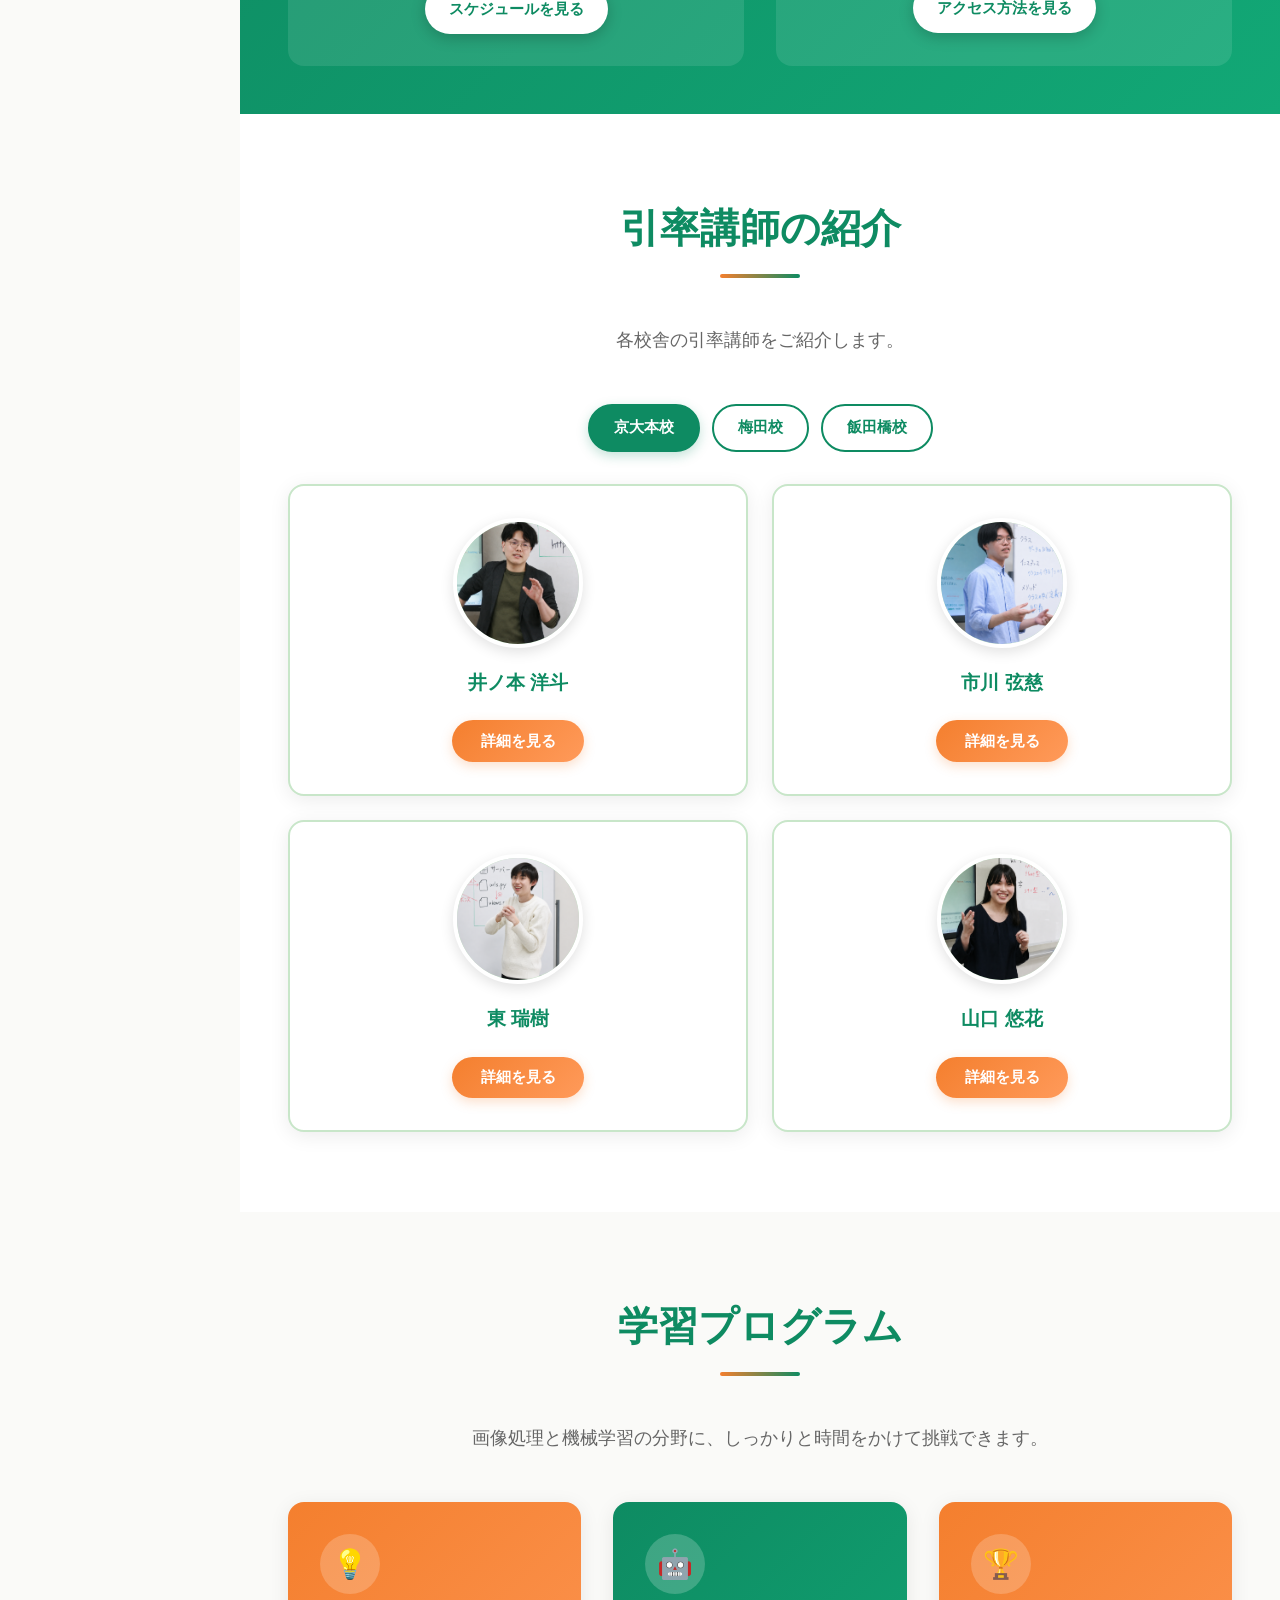
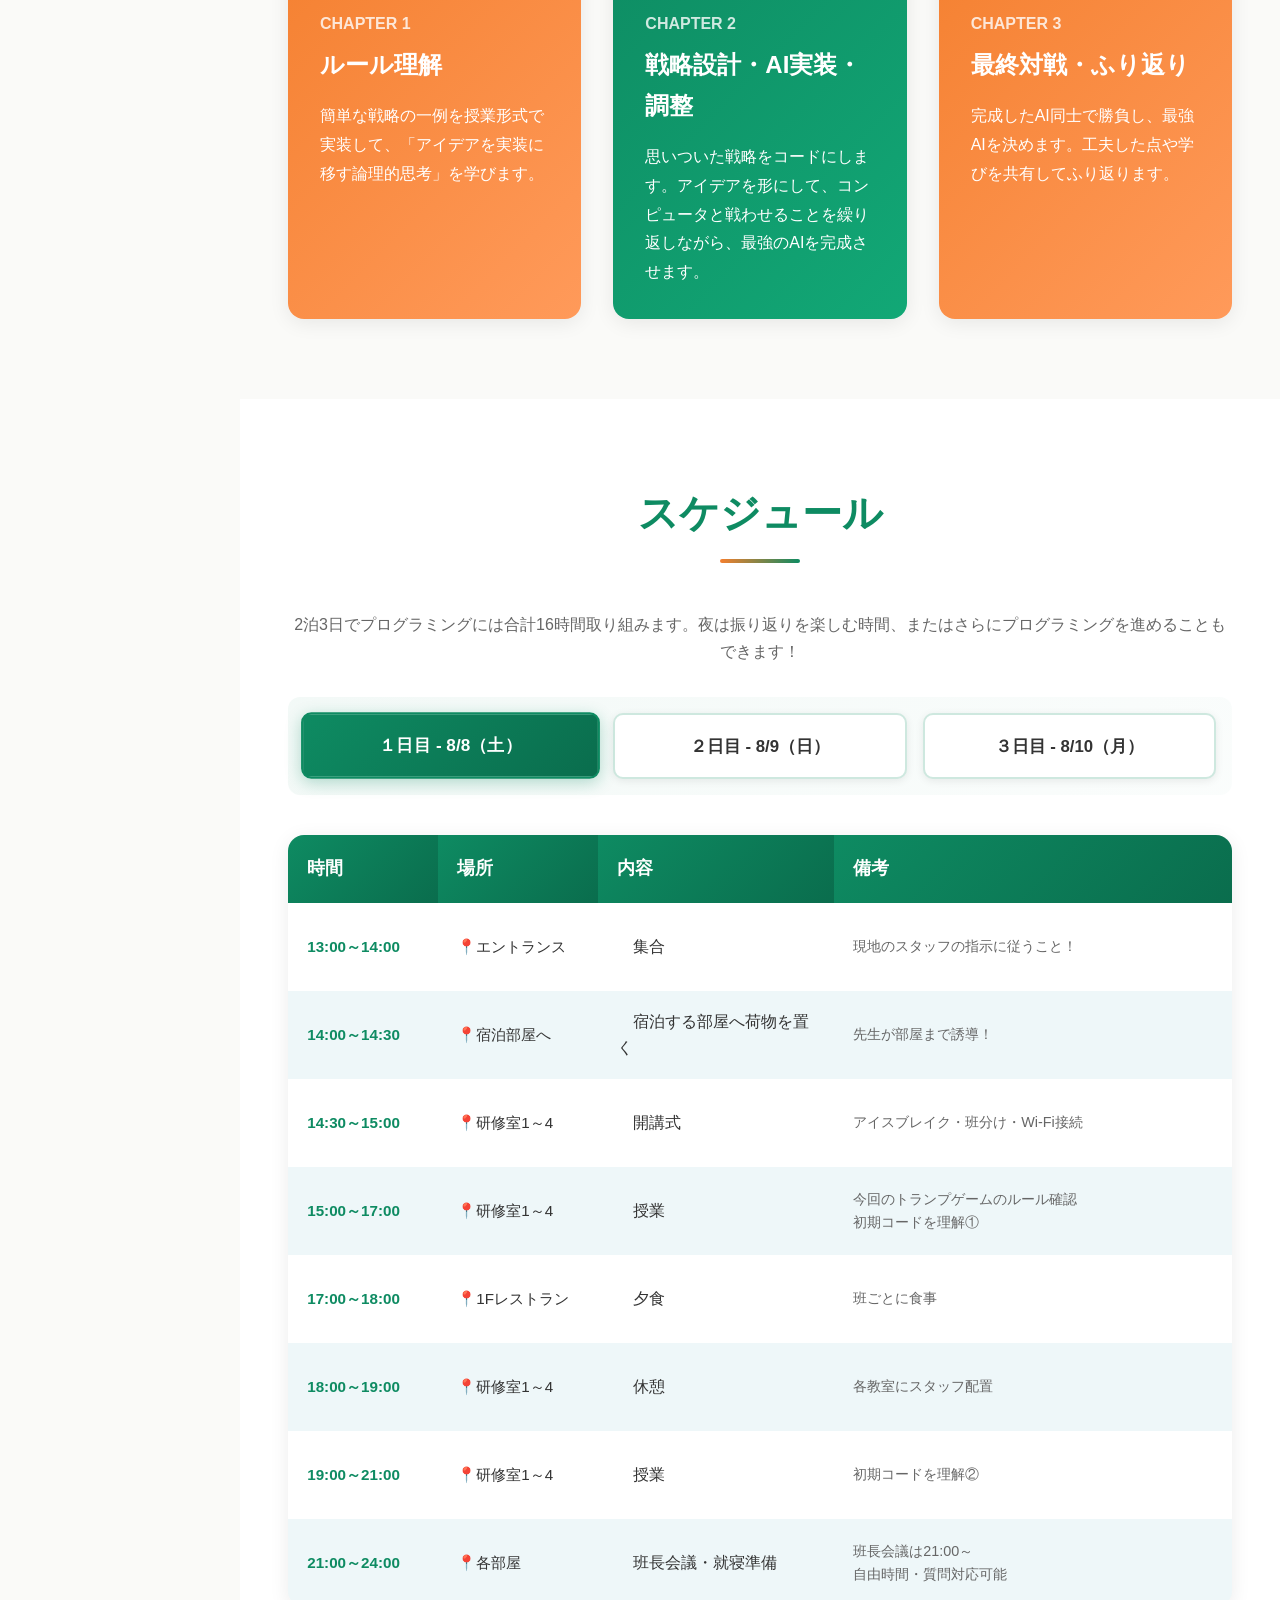
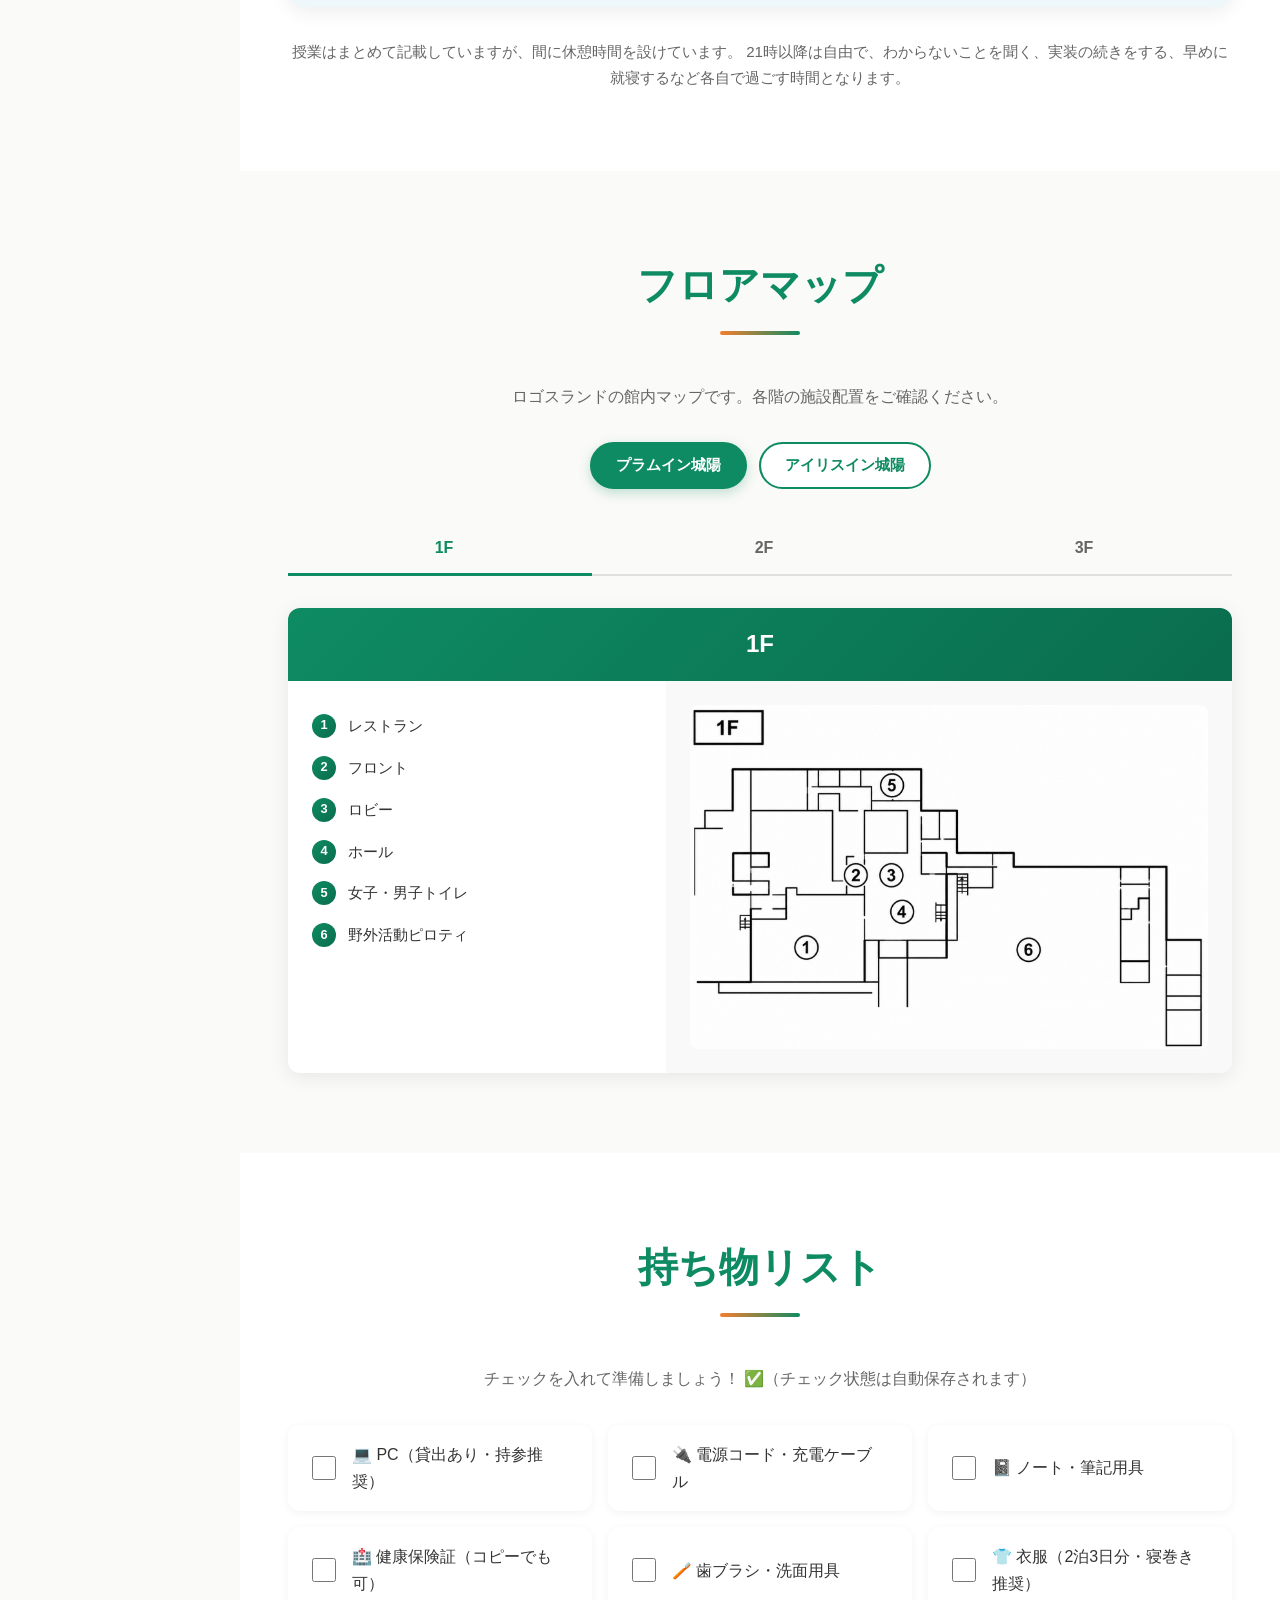
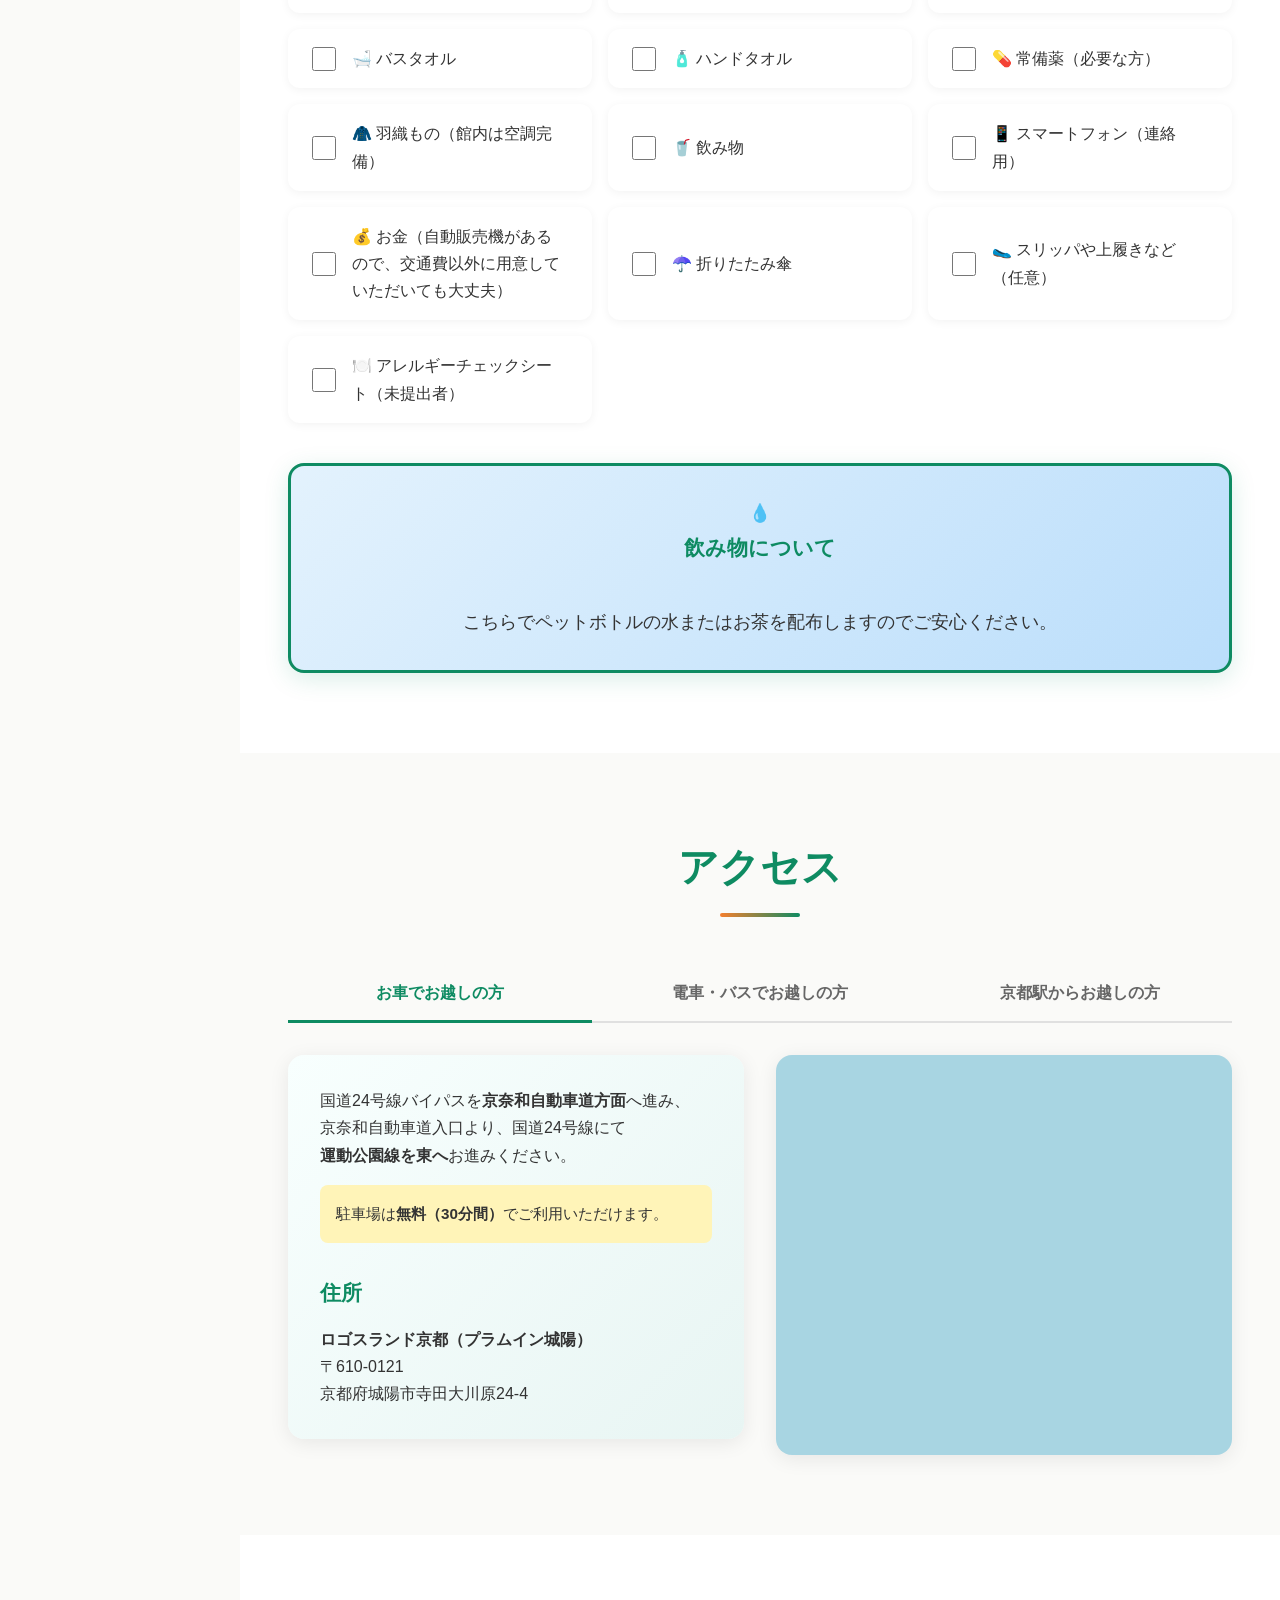
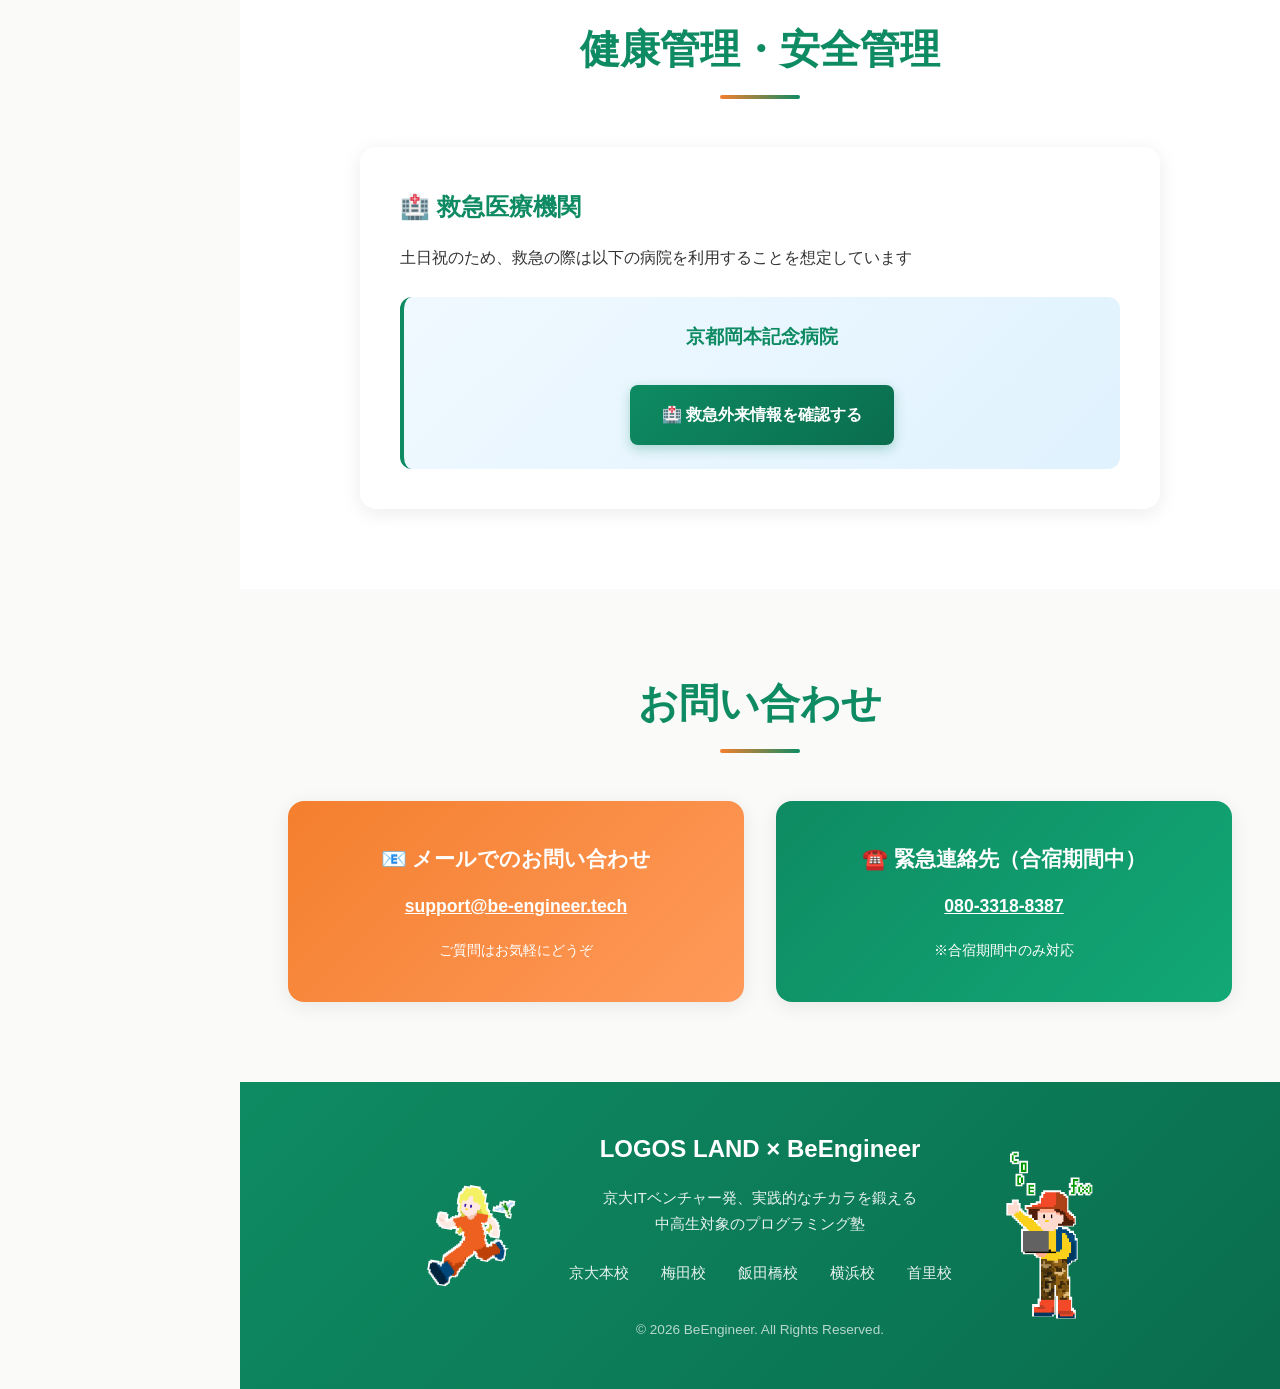
<file: blog/day1.html>
<!DOCTYPE html>
<html lang="ja">
<head>
  <meta charset="UTF-8">
  <meta name="viewport" content="width=device-width, initial-scale=1.0">
  <link rel="icon" type="image/svg+xml" href="../assets/fav/favicon.svg">
  <meta name="description" content="BeEngineer合宿 1日目の様子">
  <title>合宿ブログ - 1日目 | BeEngineer Programming Camp</title>
  <!-- ============================================================
       【非公開】ブログ公開ガード
       ※ ブログは作成後に公開予定。それまでは直接URLで開かれても
       　 トップページへ戻し、閲覧できないようにしています。
       　 公開する際は、この <script> ブロックを削除（またはコメントアウト）してください。
       ============================================================ -->
  <script>window.location.replace('../index.html');</script>
  <link rel="stylesheet" href="../styles.css">
</head>
<body>
  
  <!-- ハンバーガー / サイドバー / オーバーレイ（共通コンポーネント / assets/sidebar.js が描画） -->
  <div id="site-sidebar" data-variant="public"></div>

  <!-- メインコンテンツ -->
  <main class="main-content">
    
    <!-- ブログヒーロー -->
    <header class="blog-hero">
      <div class="blog-hero-inner">
        <div class="blog-hero-left">
          <nav class="blog-breadcrumb" aria-label="breadcrumb">
            <a href="../index.html">トップ</a>
            <span class="sep">›</span>
            <a href="../index.html#blog">ブログ</a>
            <span class="sep">›</span>
            <span class="current">1日目</span>
          </nav>
          <h1 class="blog-hero-title">合宿 1日目の様子 🎉</h1>
          <p class="blog-hero-subtitle">（サブタイトルをここに入力）</p>
          <div class="blog-hero-meta">
            <span>📅 2026年8月8日（土）</span>
            <span class="meta-separator">|</span>
            <span>✍️ ライター：</span>
          </div>
          <div class="blog-hero-tags">
            <span class="blog-tag">#合宿</span>
            <span class="blog-tag">#1日目</span>
            <span class="blog-tag">#BeEngineer</span>
            <span class="blog-tag">#プログラミング</span>
          </div>
        </div>
        <div class="blog-hero-right">
          <div class="blog-hero-image">
            <img src="" alt="">
          </div>
        </div>
      </div>
    </header>

    <!-- 目次 + 本文 -->
    <div class="blog-layout">

      <!-- 目次（sticky） -->
      <aside class="blog-toc" id="blogToc" aria-label="目次">
        <div class="blog-toc-title">目次</div>
        <nav>
          <ul></ul>
        </nav>
      </aside>

      <!-- ブログコンテンツ -->
      <article class="blog-content">
      
      <!-- セクション1: 導入 -->
      <section class="blog-section">
        <h2>タイトル</h2>
        <p>
          （本文）
        </p>
          （本文）
        <p>
          
        </p>
      </section>

      <!-- 写真セクション -->
      <div class="blog-images">
        <div class="blog-image">
          <div class="blog-image-placeholder">
            <img src="" alt="">
          </div>
        </div>
        <div class="blog-image">
          <div class="blog-image-placeholder">
            <img src="" alt="">

          </div>
        </div>
        <div class="blog-image">
          <div class="blog-image-placeholder">
            <img src="" alt="">
          </div>
        </div>
      </div>

      <!-- セクション2: 準備 -->
      <section class="blog-section">
        <h2>タイトル</h2>
        <p>
          （本文）
        </p>

        <p>
          （本文）
        </p>
      </section>

      <!-- セクション3: 学習内容 -->
      <section class="blog-section">
        <h2>タイトル</h2>
        <p>
          （本文）
        </p>
        <p>
          （本文）
        </p>
        <p>
          （本文）
        </p>
      </section>

      <!-- 写真セクション -->
      <div class="blog-images">
        <div class="blog-image">
          <div class="blog-image-placeholder">
            <img src="" alt="">
          </div>
        </div>
        <div class="blog-image">
          <div class="blog-image-placeholder">
            <img src="" alt="">
          </div>
        </div>
      </div>

      <!-- セクション4: 夕食 -->
      <section class="blog-section">
        <h2>タイトル</h2>
        <p>
          （本文）
        </p>
        <p>
          （本文）
        </p>
      </section>

      <!-- 写真セクション -->
      <div class="blog-images">
        <div class="blog-image">
          <div class="blog-image-placeholder">
            <img src="" alt="">
          </div>
        </div>
        <div class="blog-image">
          <div class="blog-image-placeholder">
            <img src="" alt="">
          </div>
        </div>
        <div class="blog-image">
          <div class="blog-image-placeholder">
            <img src="" alt="">
          </div>
        </div>
        <div class="blog-image">
          <div class="blog-image-placeholder">
            <img src="" alt="">
          </div>
        </div>
        <div class="blog-image">
          <div class="blog-image-placeholder">
            <img src="" alt="">
          </div>
        </div>
        <div class="blog-image">
          <div class="blog-image-placeholder">
            <img src="" alt="">
          </div>
        </div>
      </div>

      <!-- セクション5: 夜の学習 -->
      <section class="blog-section">
        <h2>タイトル</h2>
        <p>
          （本文）
        </p>
        <p>
          （本文）
        </p>
        <p>
          （本文）
        </p>
      </section>

      <div class="blog-images">
        <div class="blog-image">
          <div class="blog-image-placeholder">
            <img src="" alt="">
          </div>
        </div>
        <div class="blog-image">
          <div class="blog-image-placeholder">
            <img src="" alt="">
          </div>
        </div>
      </div>

      <!-- セクション6: まとめ -->
      <section class="blog-section">
        <h2>タイトル</h2>
        <p>
          （本文）
        </p>
        <p>
          （本文）
        </p>
        <p class="blog-closing">
          （本文）
        </p>
      </section>

      <!-- ナビゲーション -->
      <div class="blog-navigation">
        <a href="../index.html" class="back-to-home">← トップページに戻る</a>
      </div>

      </article>

    </div>

    <!-- フッター（共通コンポーネント / assets/footer.js が描画） -->
    <div id="site-footer"></div>

  </main>

  <!-- JavaScript -->
  <script src="../assets/sidebar.js"></script>
  <script src="../script.js"></script>
  <script src="../assets/footer.js"></script>

</body>
</html>
</file>
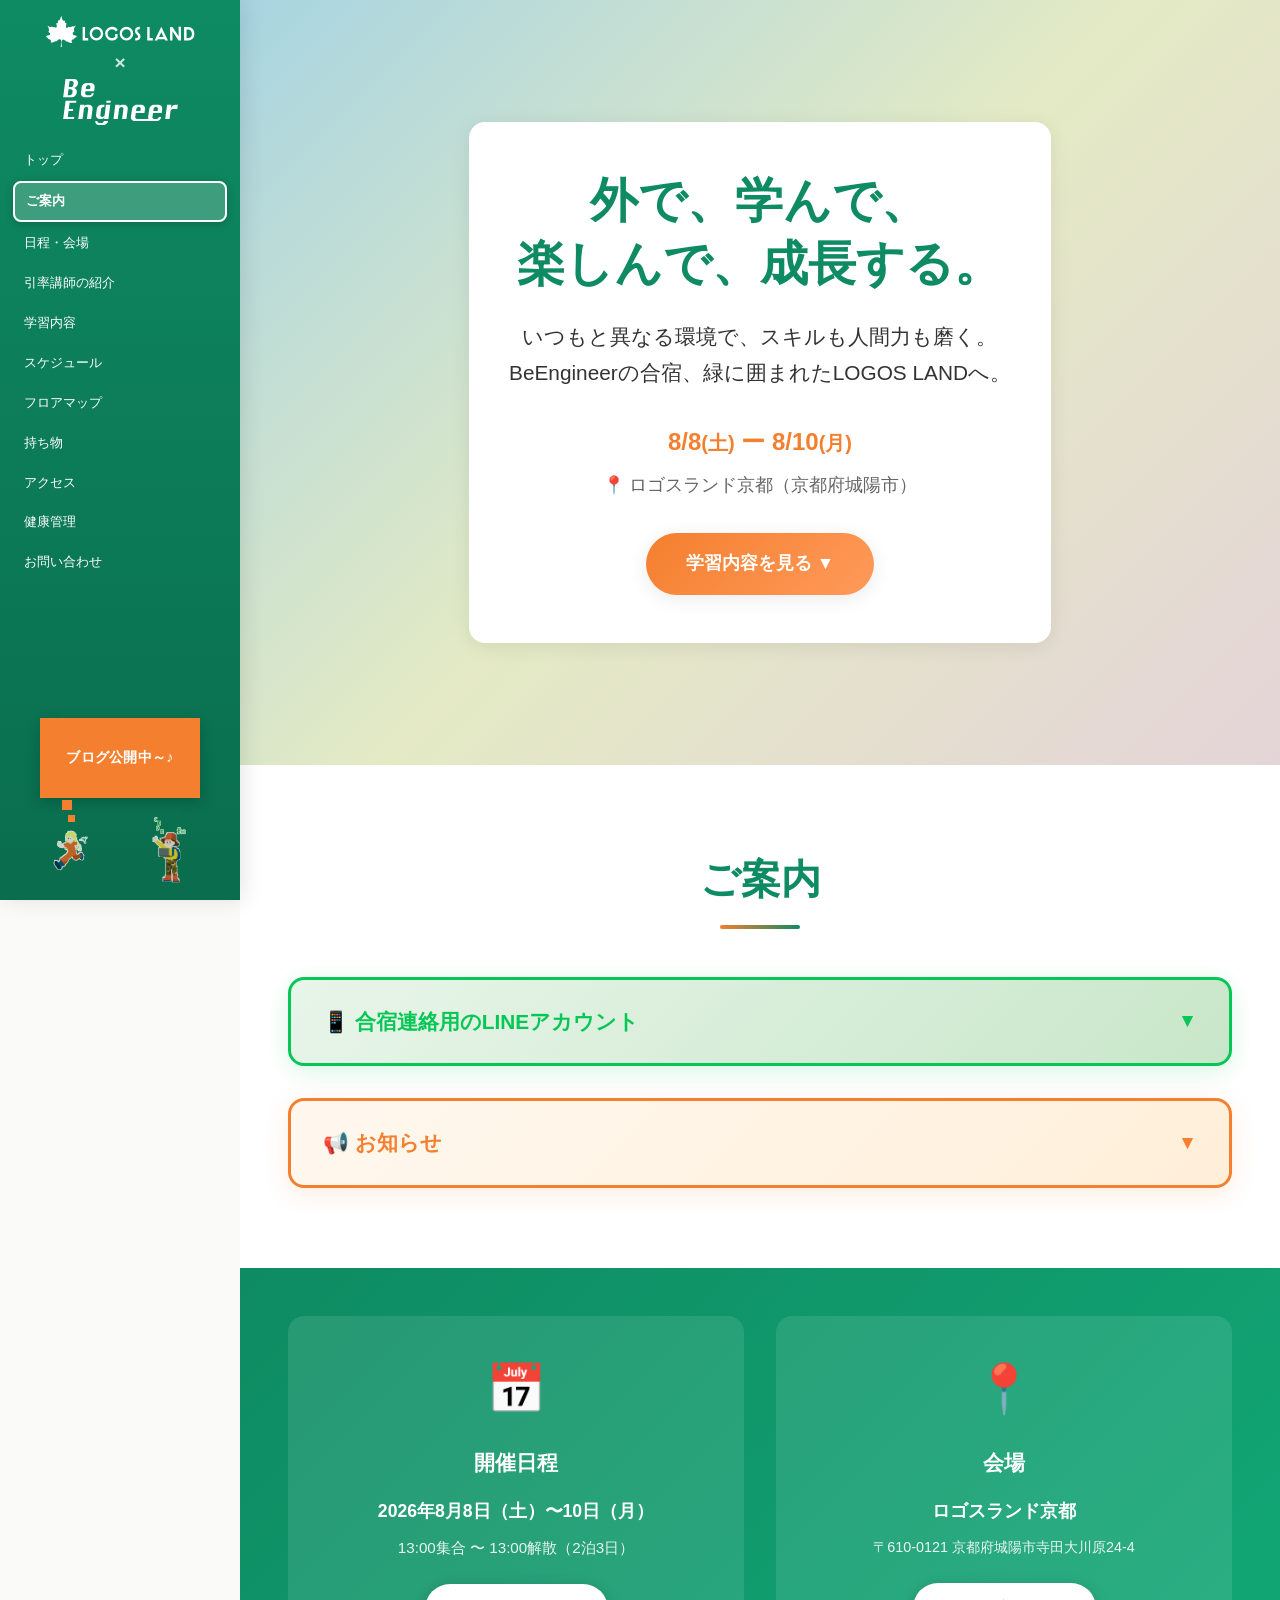
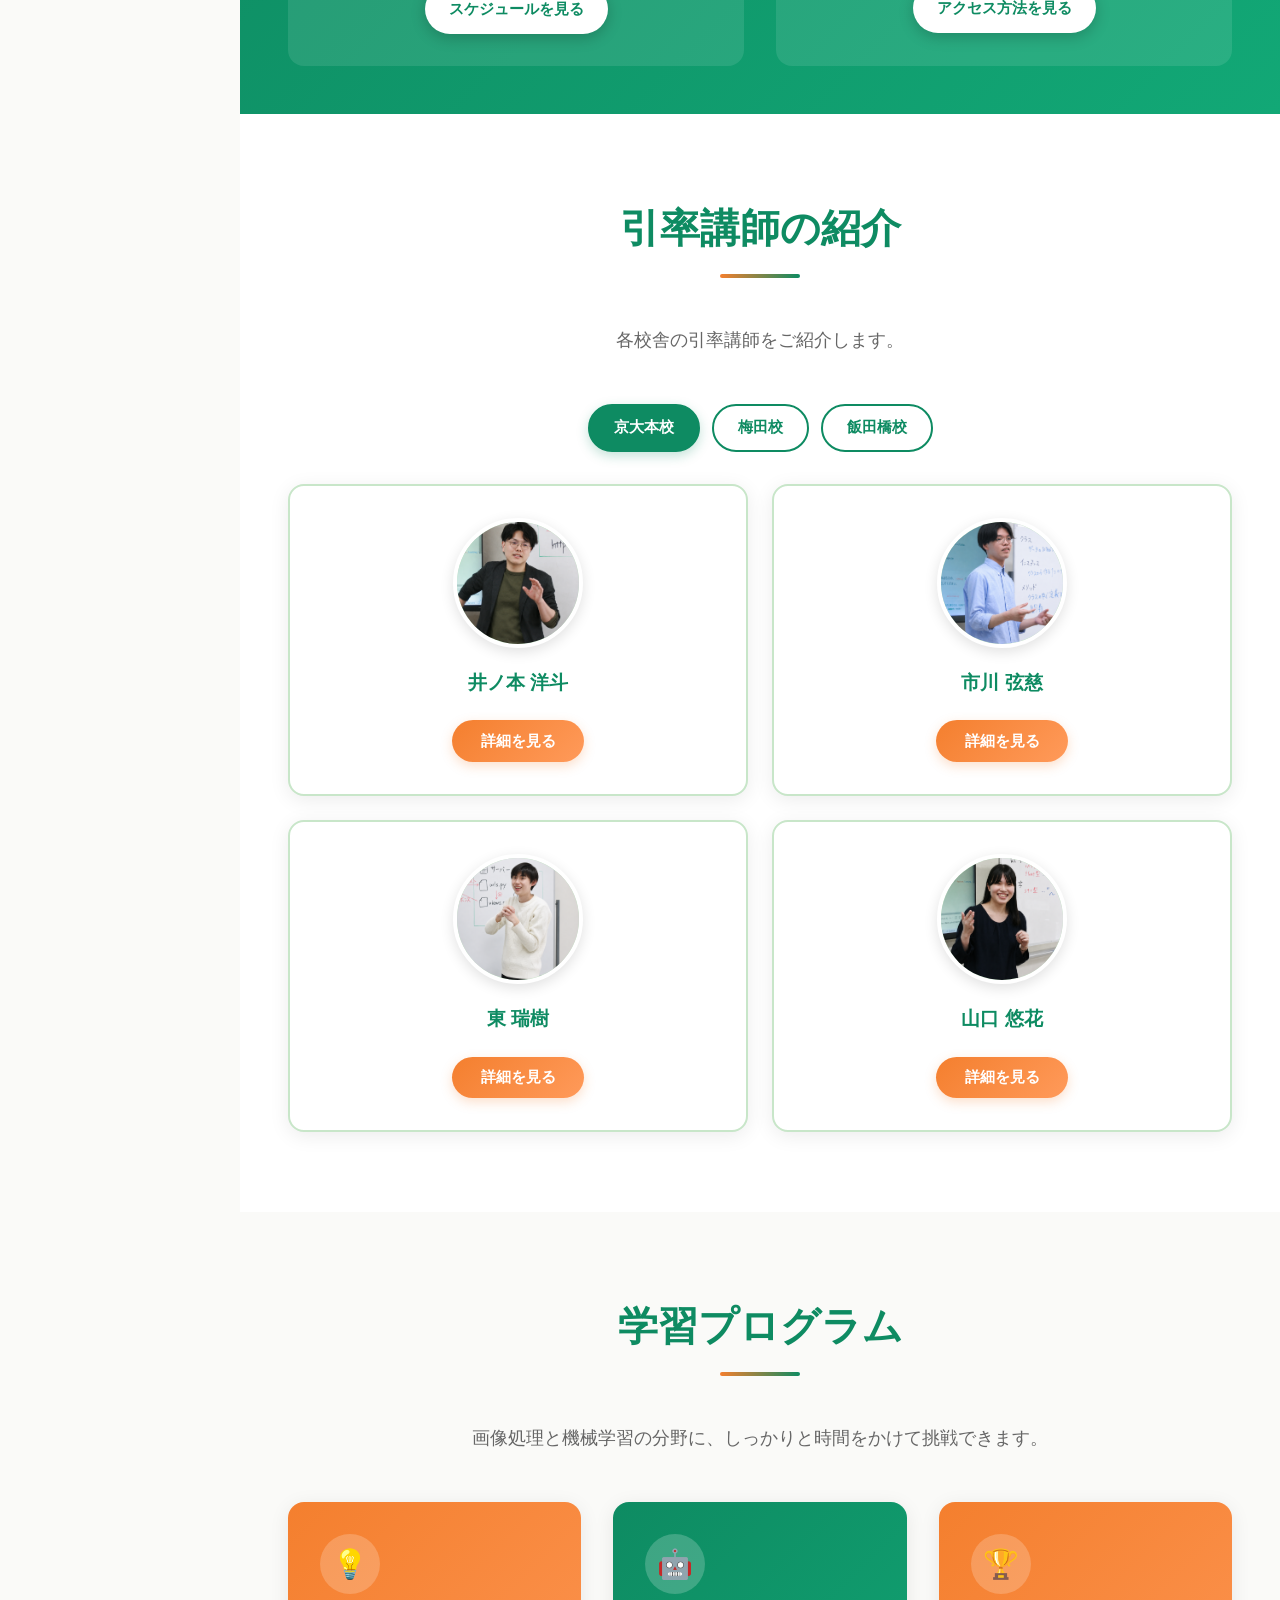
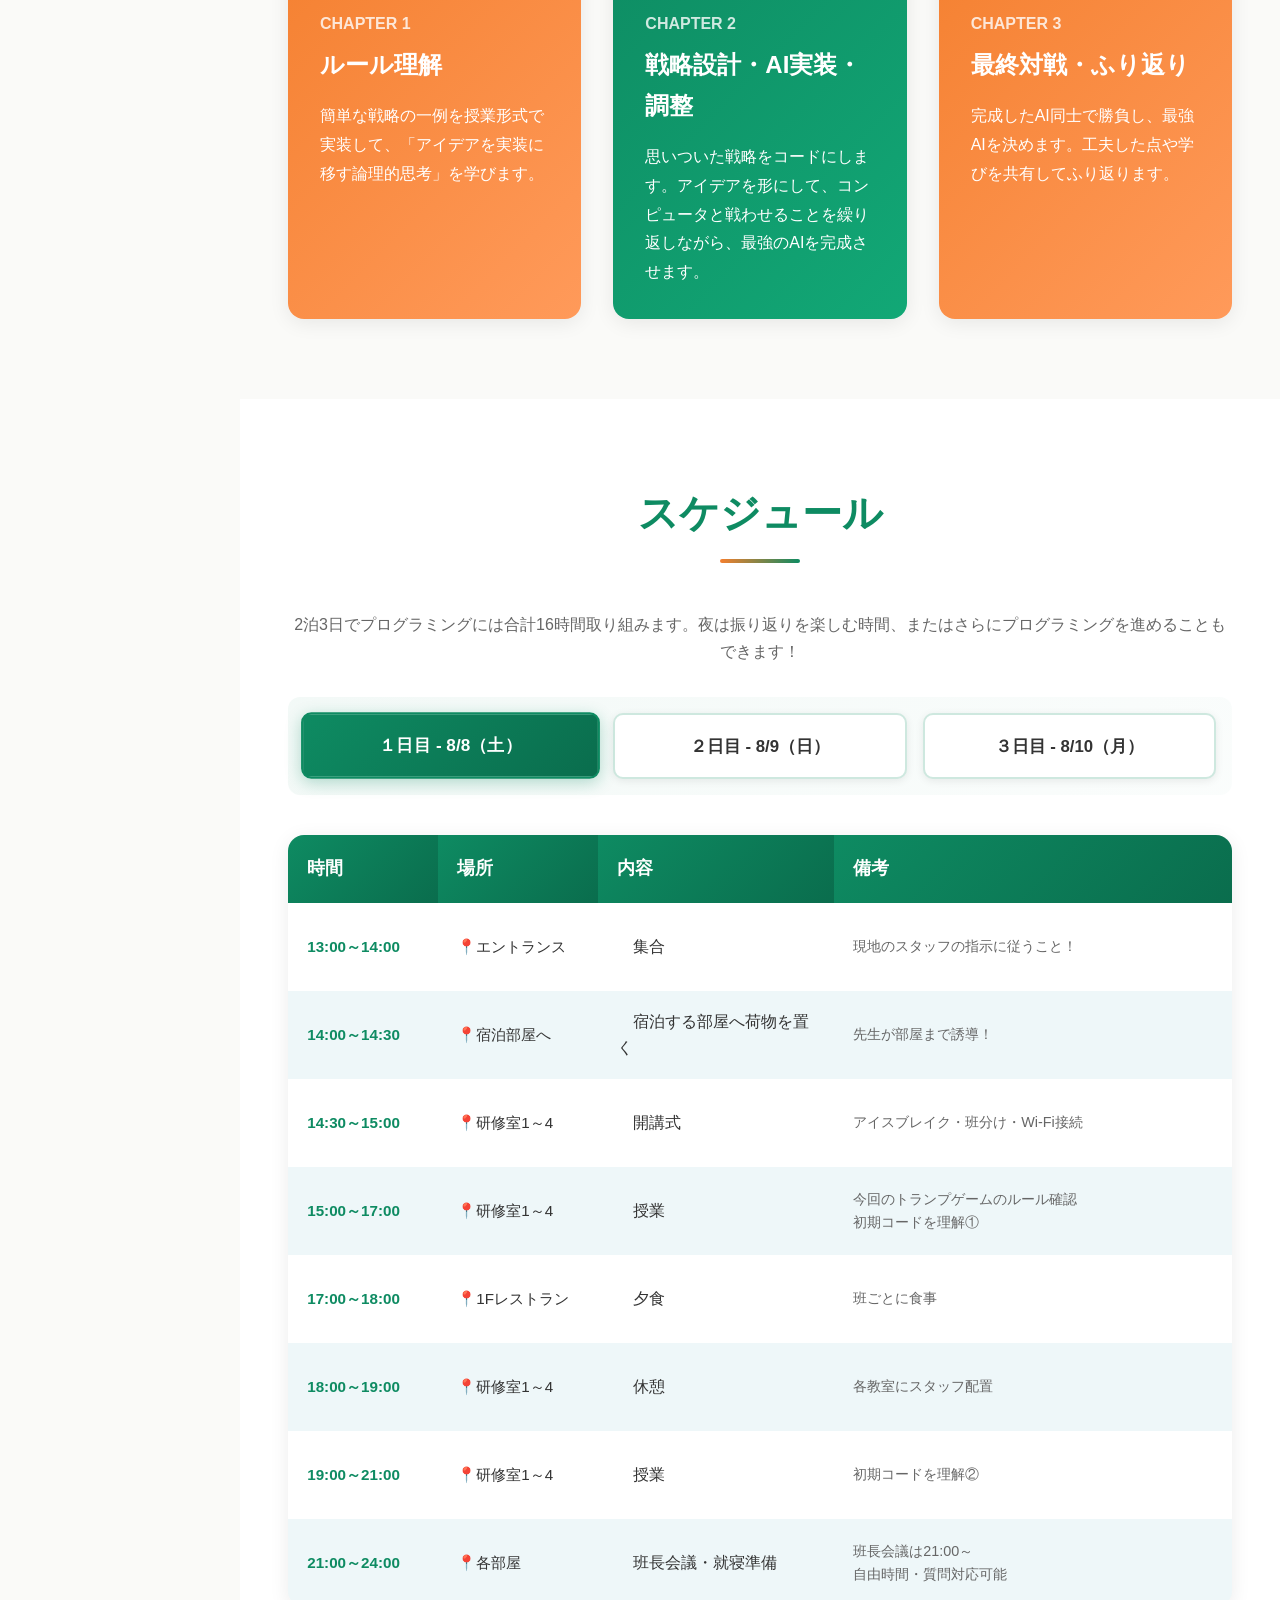
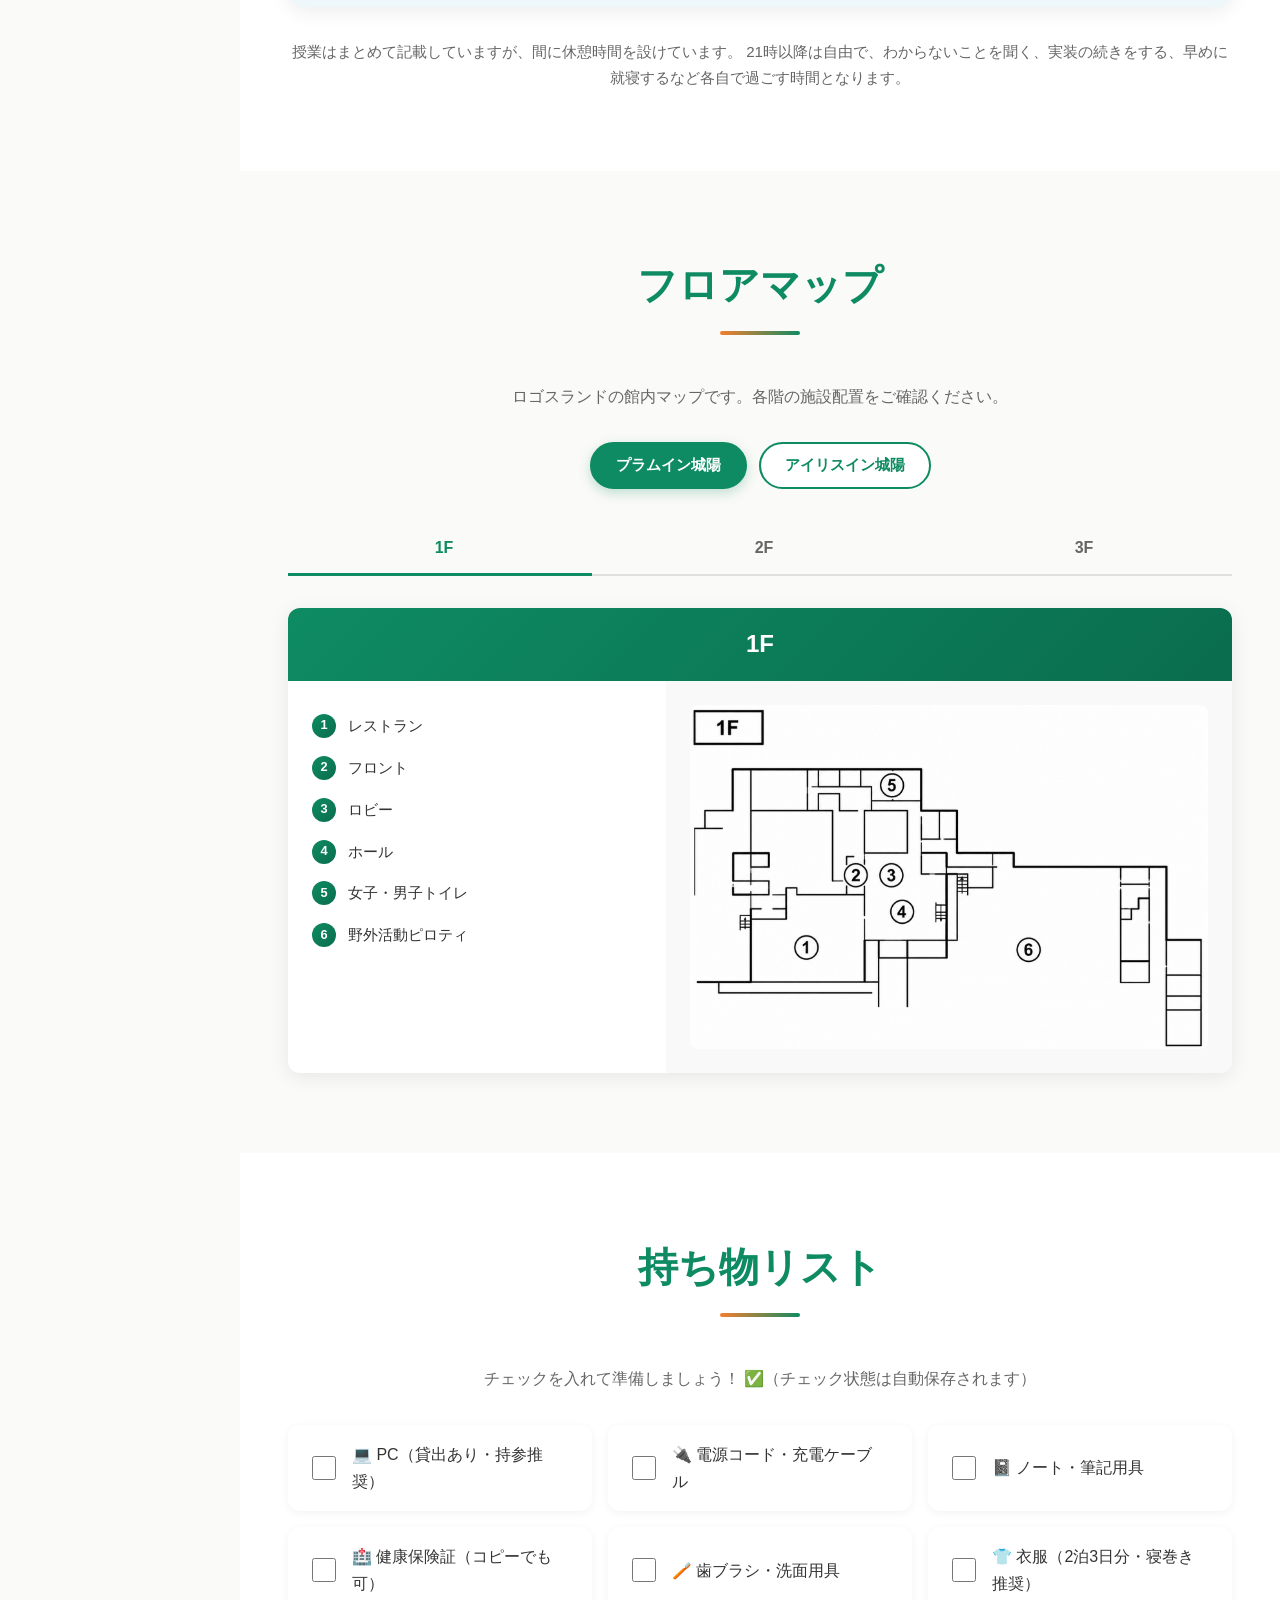
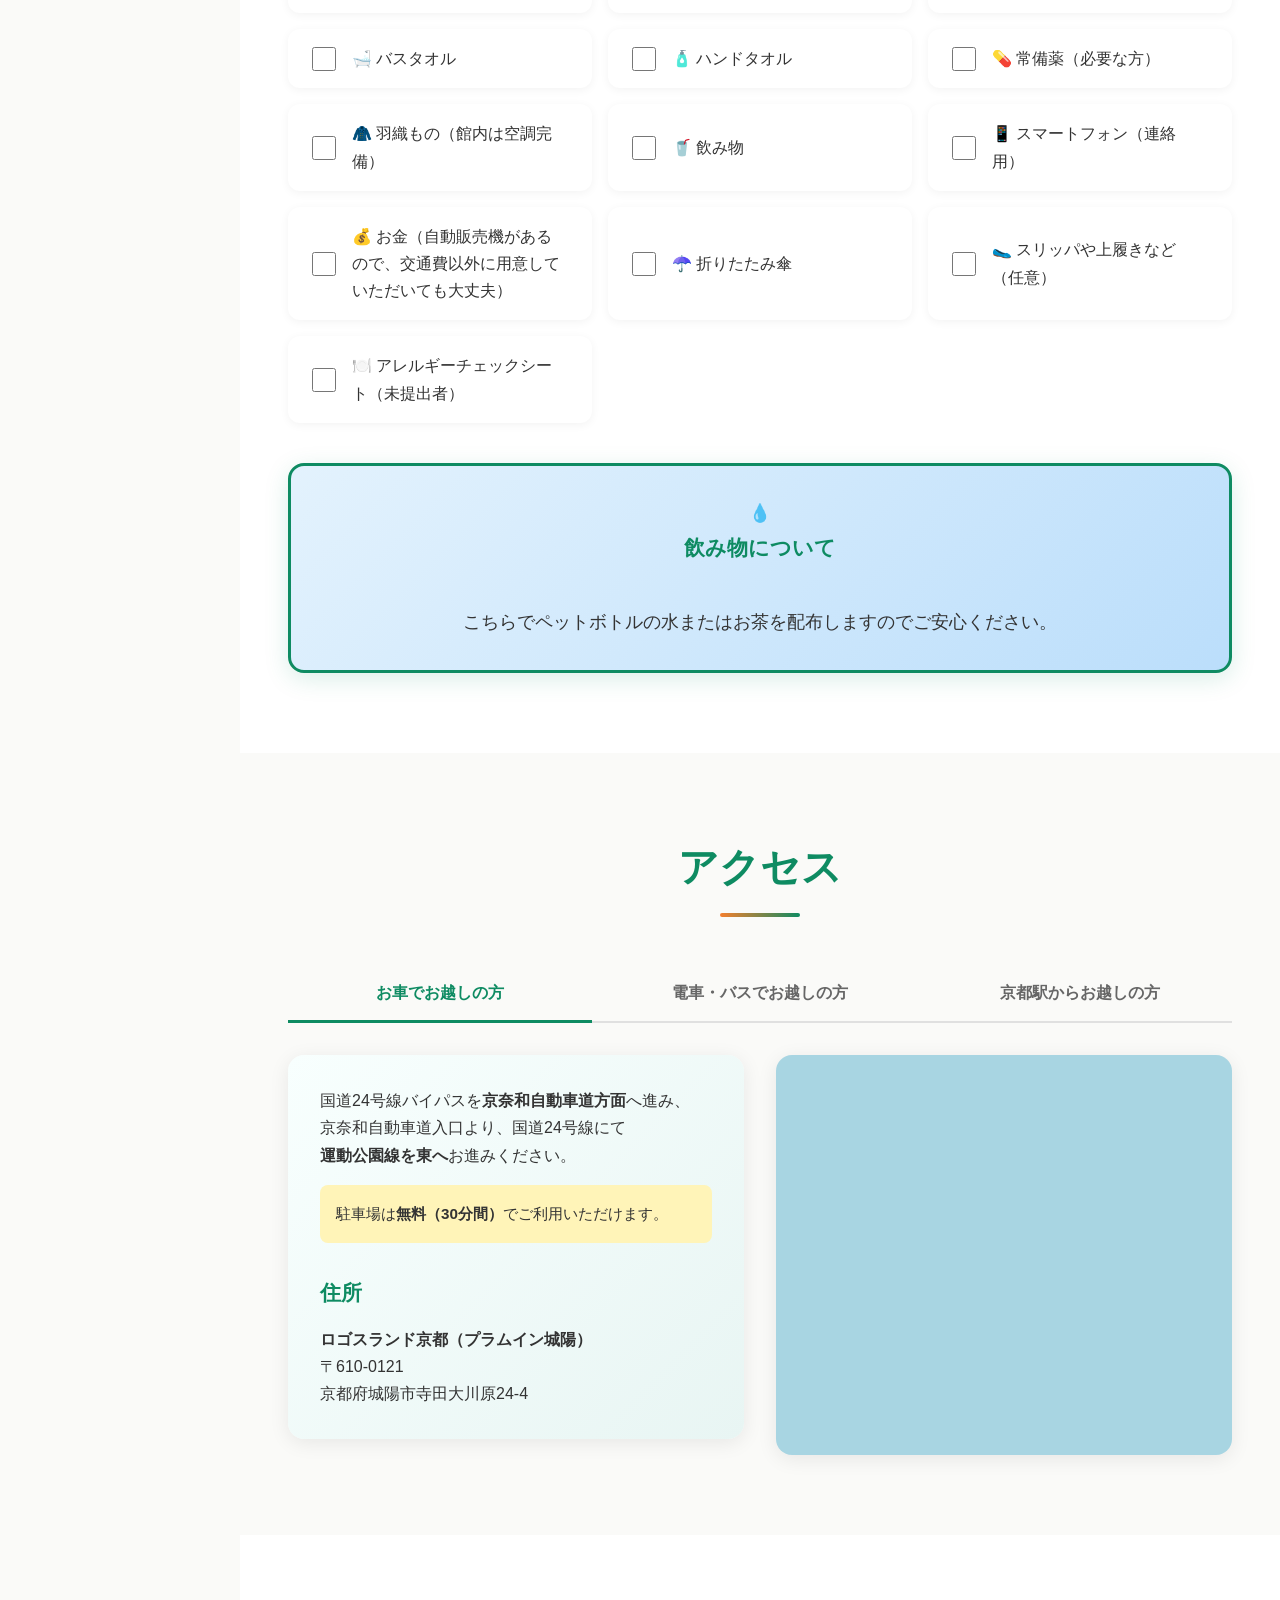
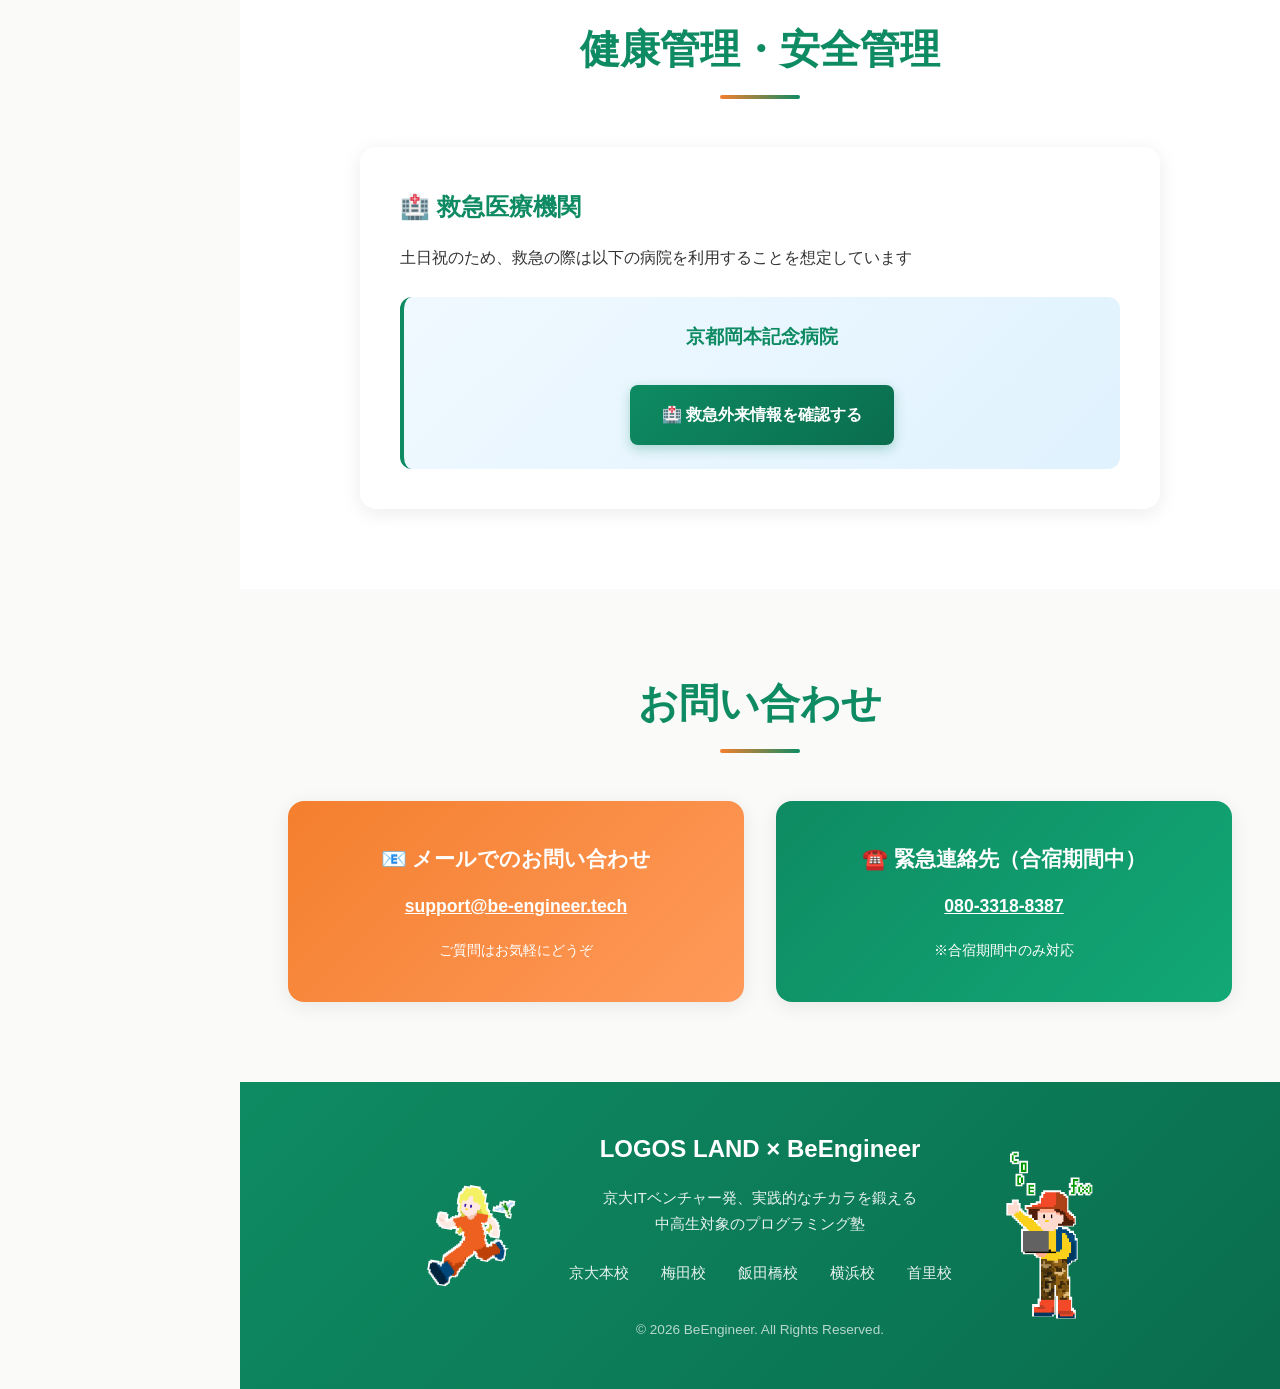
<file: blog/day2.html>
<!DOCTYPE html>
<html lang="ja">
<head>
  <meta charset="UTF-8">
  <meta name="viewport" content="width=device-width, initial-scale=1.0">
  <link rel="icon" type="image/svg+xml" href="../assets/fav/favicon.svg">
  <meta name="description" content="BeEngineer合宿 2日目の様子">
  <title>合宿ブログ - 2日目 | BeEngineer Programming Camp</title>
  <!-- ============================================================
       【非公開】ブログ公開ガード
       ※ ブログは作成後に公開予定。それまでは直接URLで開かれても
       　 トップページへ戻し、閲覧できないようにしています。
       　 公開する際は、この <script> ブロックを削除（またはコメントアウト）してください。
       ============================================================ -->
  <script>window.location.replace('../index.html');</script>
  <link rel="stylesheet" href="../styles.css">
</head>
<body>
  
  <!-- ハンバーガー / サイドバー / オーバーレイ（共通コンポーネント / assets/sidebar.js が描画） -->
  <div id="site-sidebar" data-variant="public"></div>

  <!-- メインコンテンツ -->
  <main class="main-content">
    
    <!-- ブログヒーロー -->
    <header class="blog-hero">
      <div class="blog-hero-inner">
        <div class="blog-hero-left">
          <nav class="blog-breadcrumb" aria-label="breadcrumb">
            <a href="../index.html">トップ</a>
            <span class="sep">›</span>
            <a href="../index.html#blog">ブログ</a>
            <span class="sep">›</span>
            <span class="current">2日目</span>
          </nav>
          <h1 class="blog-hero-title">合宿 2日目の様子 🌞</h1>
          <p class="blog-hero-subtitle">（サブタイトルをここに入力）</p>
          <div class="blog-hero-meta">
            <span>📅 2026年8月9日（日）</span>
            <span class="meta-separator">|</span>
            <span>✍️ ライター：</span>
          </div>
          <div class="blog-hero-tags">
            <span class="blog-tag">#合宿</span>
            <span class="blog-tag">#2日目</span>
            <span class="blog-tag">#BeEngineer</span>
            <span class="blog-tag">#機械学習</span>
            <span class="blog-tag">#</span>
          </div>
        </div>
        <div class="blog-hero-right">
          <div class="blog-hero-image">
            <img src="" alt="">
          </div>
        </div>
      </div>
    </header>

    <!-- 目次 + 本文 -->
    <div class="blog-layout">

      <!-- 目次（sticky） -->
      <aside class="blog-toc" id="blogToc" aria-label="目次">
        <div class="blog-toc-title">目次</div>
        <nav>
          <ul></ul>
        </nav>
      </aside>

      <!-- ブログコンテンツ -->
      <article class="blog-content">
      
      <!-- セクション1: 起床・朝食 -->
      <section class="blog-section">
        <h2>タイトル</h2>
        <p>
          （本文）
        </p>
        <p>
          （本文）
        </p>
      </section>

      <!-- 写真セクション -->
      <div class="blog-images">
        <div class="blog-image">
          <div class="blog-image-placeholder">
            <img src="" alt="">
          </div>
        </div>
        <div class="blog-image">
          <div class="blog-image-placeholder">
            <img src="" alt="">
          </div>
        </div>
      </div>

      <!-- セクション2: 朝活 -->
      <section class="blog-section">
        <h2>タイトル</h2>
        <p>
          （本文）
        </p>
        <p>
          （本文）
        </p>
      </section>

      <!-- 写真セクション -->
      <div class="blog-images">
        <div class="blog-image">
          <div class="blog-image-placeholder">
            <img src="" alt="">
          </div>
        </div>
        <div class="blog-image">
          <div class="blog-image-placeholder">
            <img src="" alt="">
          </div>
        </div>
      </div>

      <!-- セクション3: Chapter 1 の続き -->
      <section class="blog-section">
        <h2>タイトル</h2>
        <p>
          （本文）
        </p>
        <p>
          （本文）
        </p>
        <p>
          （本文）
        </p>
        <p>
          （本文）
        </p>
        <p>
          （本文）
      </section>

      <!-- 写真セクション -->
      <div class="blog-images">
        <div class="blog-image">
          <div class="blog-image-placeholder">
            <img src="" alt="">
          </div>
        </div>
        <div class="blog-image">
          <div class="blog-image-placeholder">
            <img src="" alt="">
          </div>
        </div>
        <div class="blog-image">
          <div class="blog-image-placeholder">
            <img src="" alt="">
          </div>
        </div>
      </div>

      <!-- セクション4: 昼食 -->
      <section class="blog-section">
        <h2>タイトル</h2>
        <p>
          （本文）
        </p>
        <p>
          （本文）
        </p>
        <p>
          （本文）
        </p>
      </section>

      <!-- 写真セクション -->
      <div class="blog-images">
        <div class="blog-image">
          <div class="blog-image-placeholder">
            <img src="" alt="">
          </div>
        </div>
        <div class="blog-image">
          <div class="blog-image-placeholder">
            <img src="" alt="">
          </div>
        </div>
      </div>

      <!-- セクション5: Chapter 2 -->
      <section class="blog-section">
        <h2>タイトル</h2>
        <p>
          （本文）
        </p>
        <p>
          （本文）
        </p>
        <p>
          （本文）
        </p>
        <p>
          （本文）
        </p>
      </section>

      <!-- 写真セクション -->
      <div class="blog-images">
        <div class="blog-image">
          <div class="blog-image-placeholder">
            <img src="" alt="">
          </div>
        </div>
        <div class="blog-image">
          <div class="blog-image-placeholder">
            <img src="" alt="">
          </div>
        </div>
      </div>

      <!-- セクション6: 気分転換（アスレチック散歩） -->
      <section class="blog-section">
        <h2>タイトル</h2>
        <p>
          （本文）
        </p>
        <p>
          （本文）
        </p>
        <p>
          （本文）
        </p>
      </section>

      <!-- 写真セクション -->
      <div class="blog-images">
        <div class="blog-image">
          <div class="blog-image-placeholder">
            <img src="" alt="">
          </div>
        </div>
        <div class="blog-image">
          <div class="blog-image-placeholder">
            <img src="" alt="">
          </div>
        </div>
      </div>

      <!-- セクション7: Chapter 3 のベースコード作成 -->
      <section class="blog-section">
        <h2>タイトル</h2>
        <p>
          （本文）
        </p>
        <p>
          （本文）
        </p>
        <p>
          （本文）
        </p>
        <p>
          （本文）
        </p>
      </section>

      <!-- 写真セクション -->
      <div class="blog-images">
        <div class="blog-image">
          <div class="blog-image-placeholder">
            <img src="" alt="">
          </div>
        </div>
        <div class="blog-image">
          <div class="blog-image-placeholder">
            <img src="" alt="">
          </div>
        </div>
      </div>

      <!-- セクション8: BBQ -->
      <section class="blog-section">
        <h2>タイトル</h2>
        <p>
          （本文）
        </p>
        <p>
          （本文）
        </p>
        <p>
          （本文）
        </p>
        <p>
          （本文）
        </p>
      </section>

      <!-- 写真セクション -->
      <div class="blog-images">
        <div class="blog-image">
          <div class="blog-image-placeholder">
            <img src="" alt="">
          </div>
        </div>
        <div class="blog-image">
          <div class="blog-image-placeholder">
            <img src="" alt="">
          </div>
        </div>
        <div class="blog-image">
          <div class="blog-image-placeholder">
            <img src="" alt="">
          </div>
        </div>
      </div>

      <!-- セクション9: 夜の時間 -->
      <section class="blog-section">
        <h2>タイトル</h2>
        <p>
          （本文）
        </p>
        <p>
          （本文）
        </p>
        <p>
          （本文）
        </p>
          （本文）
        </p>
      </section>

      <!-- 写真セクション -->
      <div class="blog-images">
        <div class="blog-image">
          <div class="blog-image-placeholder">
            <img src="" alt="">
          </div>
        </div>
        <div class="blog-image">
          <div class="blog-image-placeholder">
            <img src="" alt="">
          </div>
        </div>
      </div>

      <!-- セクション7: Chapter 3 のベースコード作成 -->
      <section class="blog-section">
        <h2>タイトル</h2>
        <p>
          （本文）
        </p>
        <p>
          （本文）
        </p>
        <p>
          （本文）
        </p>
      </section>

      <!-- 写真セクション -->
      <div class="blog-images">
        <div class="blog-image">
          <div class="blog-image-placeholder">
            <img src="" alt="">
          </div>
        </div>
        <div class="blog-image">
          <div class="blog-image-placeholder">
            <img src="" alt="">
          </div>
        </div>
      </div>

      <!-- セクション8: BBQ -->
      <section class="blog-section">
        <h2>タイトル</h2>
        <p>
          （本文）
        </p>
        <p>
          （本文）
        </p>
        <p>
          （本文）
        </p>
        <p>
          （本文）
        </p>
      </section>

      <!-- 写真セクション -->
      <div class="blog-images">
        <div class="blog-image">
          <div class="blog-image-placeholder">
            <img src="" alt="">
          </div>
        </div>
        <div class="blog-image">
          <div class="blog-image-placeholder">
            <img src="" alt="">
          </div>
        </div>
        <div class="blog-image">
          <div class="blog-image-placeholder">
            <img src="" alt="">
          </div>
        </div>
      </div>

      <!-- セクション9: 夜の時間 -->
      <section class="blog-section">
        <h2>タイトル</h2>
        <p>
          （本文）
        </p>
        <p>
          （本文）
        </p>
        <p>
          （本文）
        </p>
      </section>

      <!-- セクション10: まとめ -->
      <section class="blog-section">
        <h2>タイトル</h2>
        <p>
          （本文）
        </p>
        <p>
          （本文）
        </p>
        <p>
          （本文）
        </p>
        <p class="blog-closing">
          （本文）
        </p>
      </section>

      <!-- 追伸セクション -->
      <section class="blog-section blog-postscript">
        <h2>📝 追伸</h2>
        <div class="postscript-content">
          <div class="postscript-text">
            <p>
              （本文）
            </p>
            <p>
              （本文）
            </p>
          </div>
          <div class="postscript-image pc-only">
            <div class="blog-image">
              <img src="" alt="">
            </div>
          </div>
        </div>
        <div class="postscript-text-continue">
          <p>
            （本文）
          </p>
        </div>
        <div class="postscript-image sp-only">
          <div class="blog-image">
            <img src="" alt="">
          </div>
        </div>
        <p class="postscript-signature">
          
        </p>
      </section>

      <!-- ナビゲーション -->
      <div class="blog-navigation">
        <a href="../index.html" class="back-to-home">← トップページに戻る</a>
      </div>

      </article>

    </div>

    <!-- フッター（共通コンポーネント / assets/footer.js が描画） -->
    <div id="site-footer"></div>

  </main>

  <!-- JavaScript -->
  <script src="../assets/sidebar.js"></script>
  <script src="../script.js"></script>
  <script src="../assets/footer.js"></script>

</body>
</html>
</file>
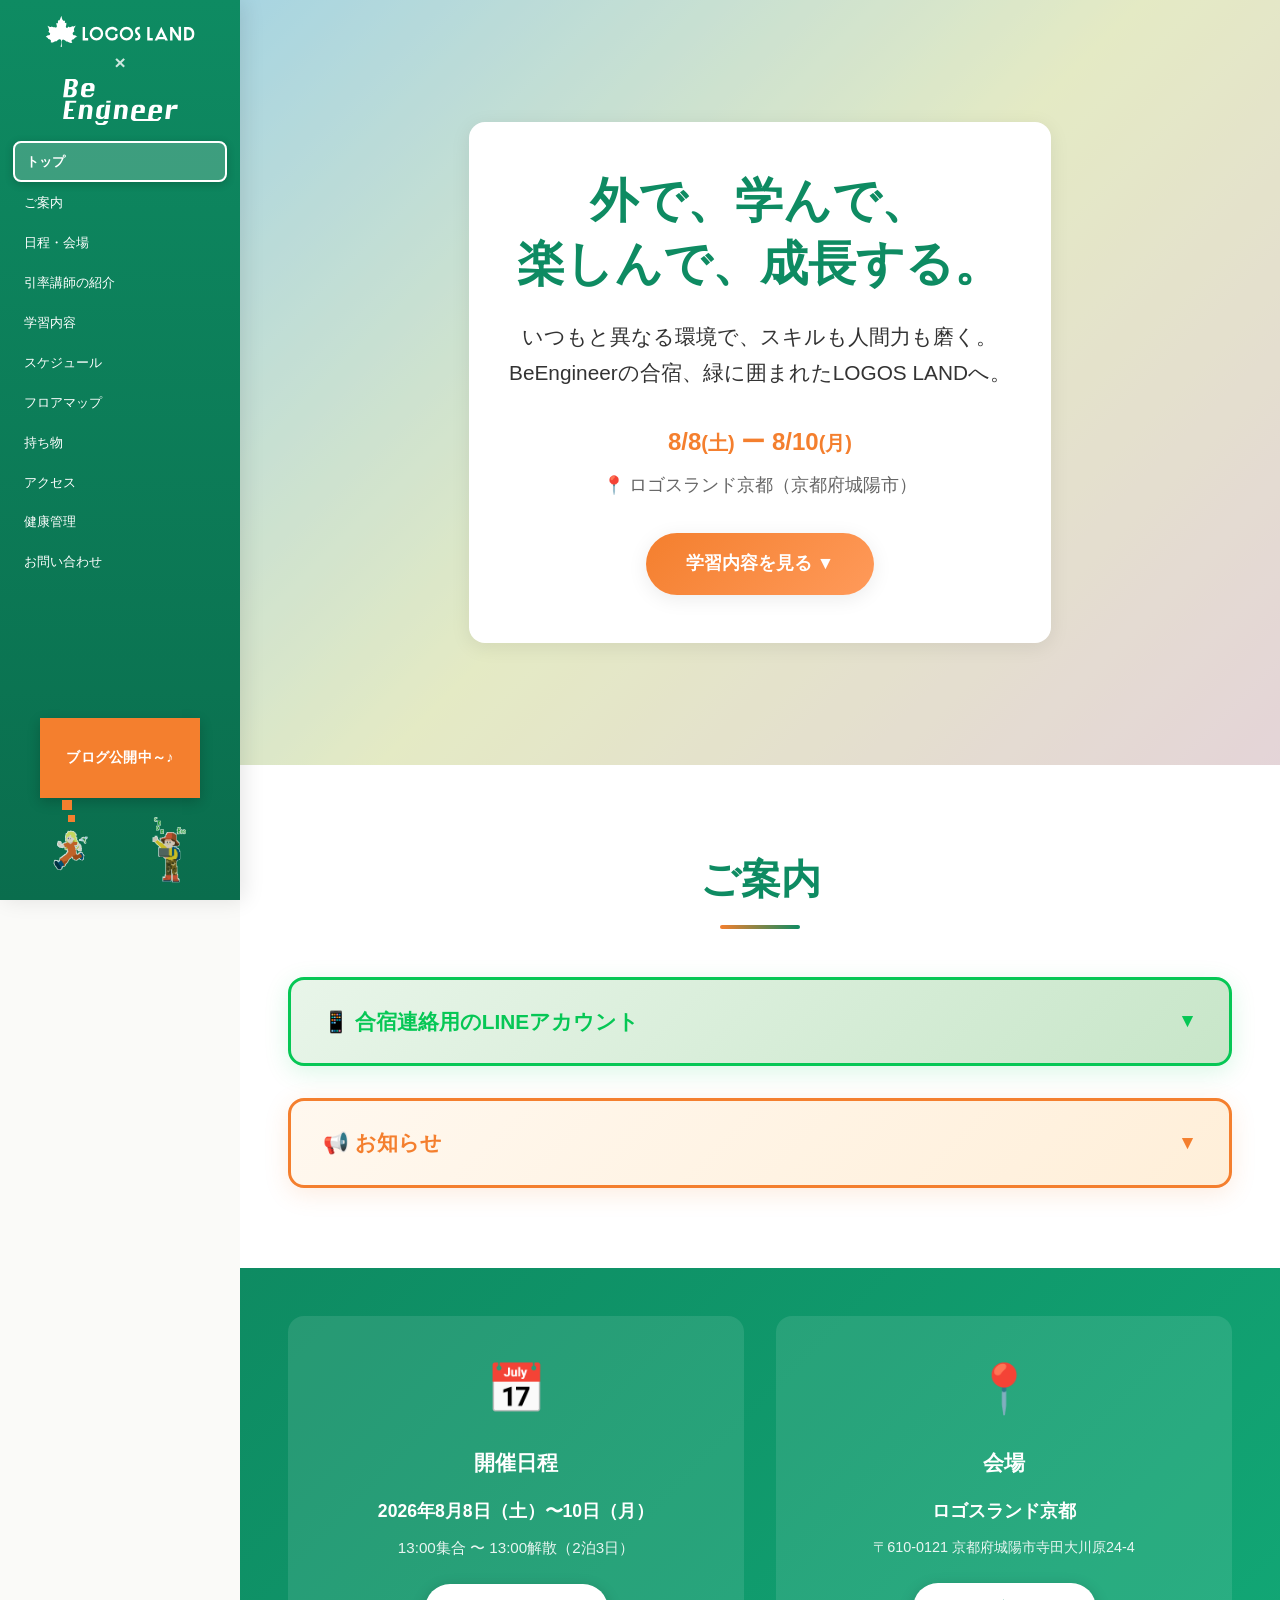
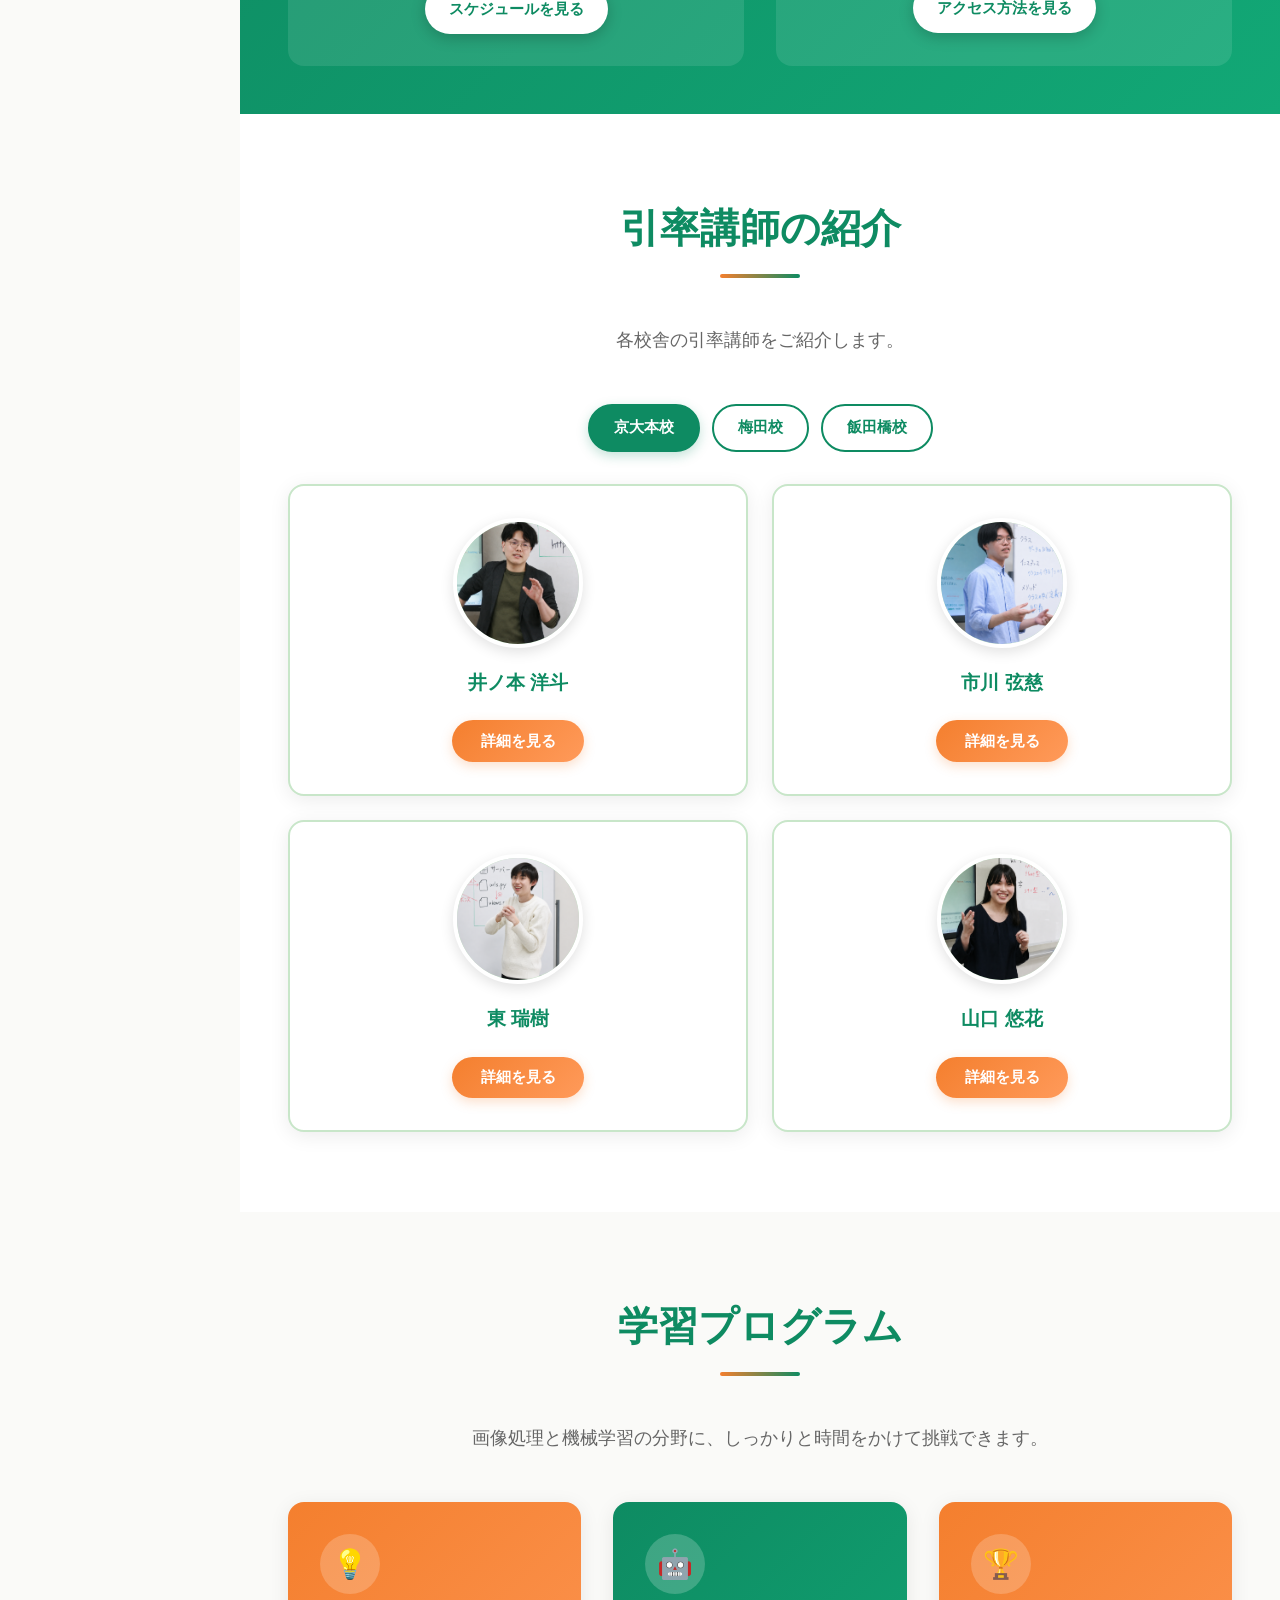
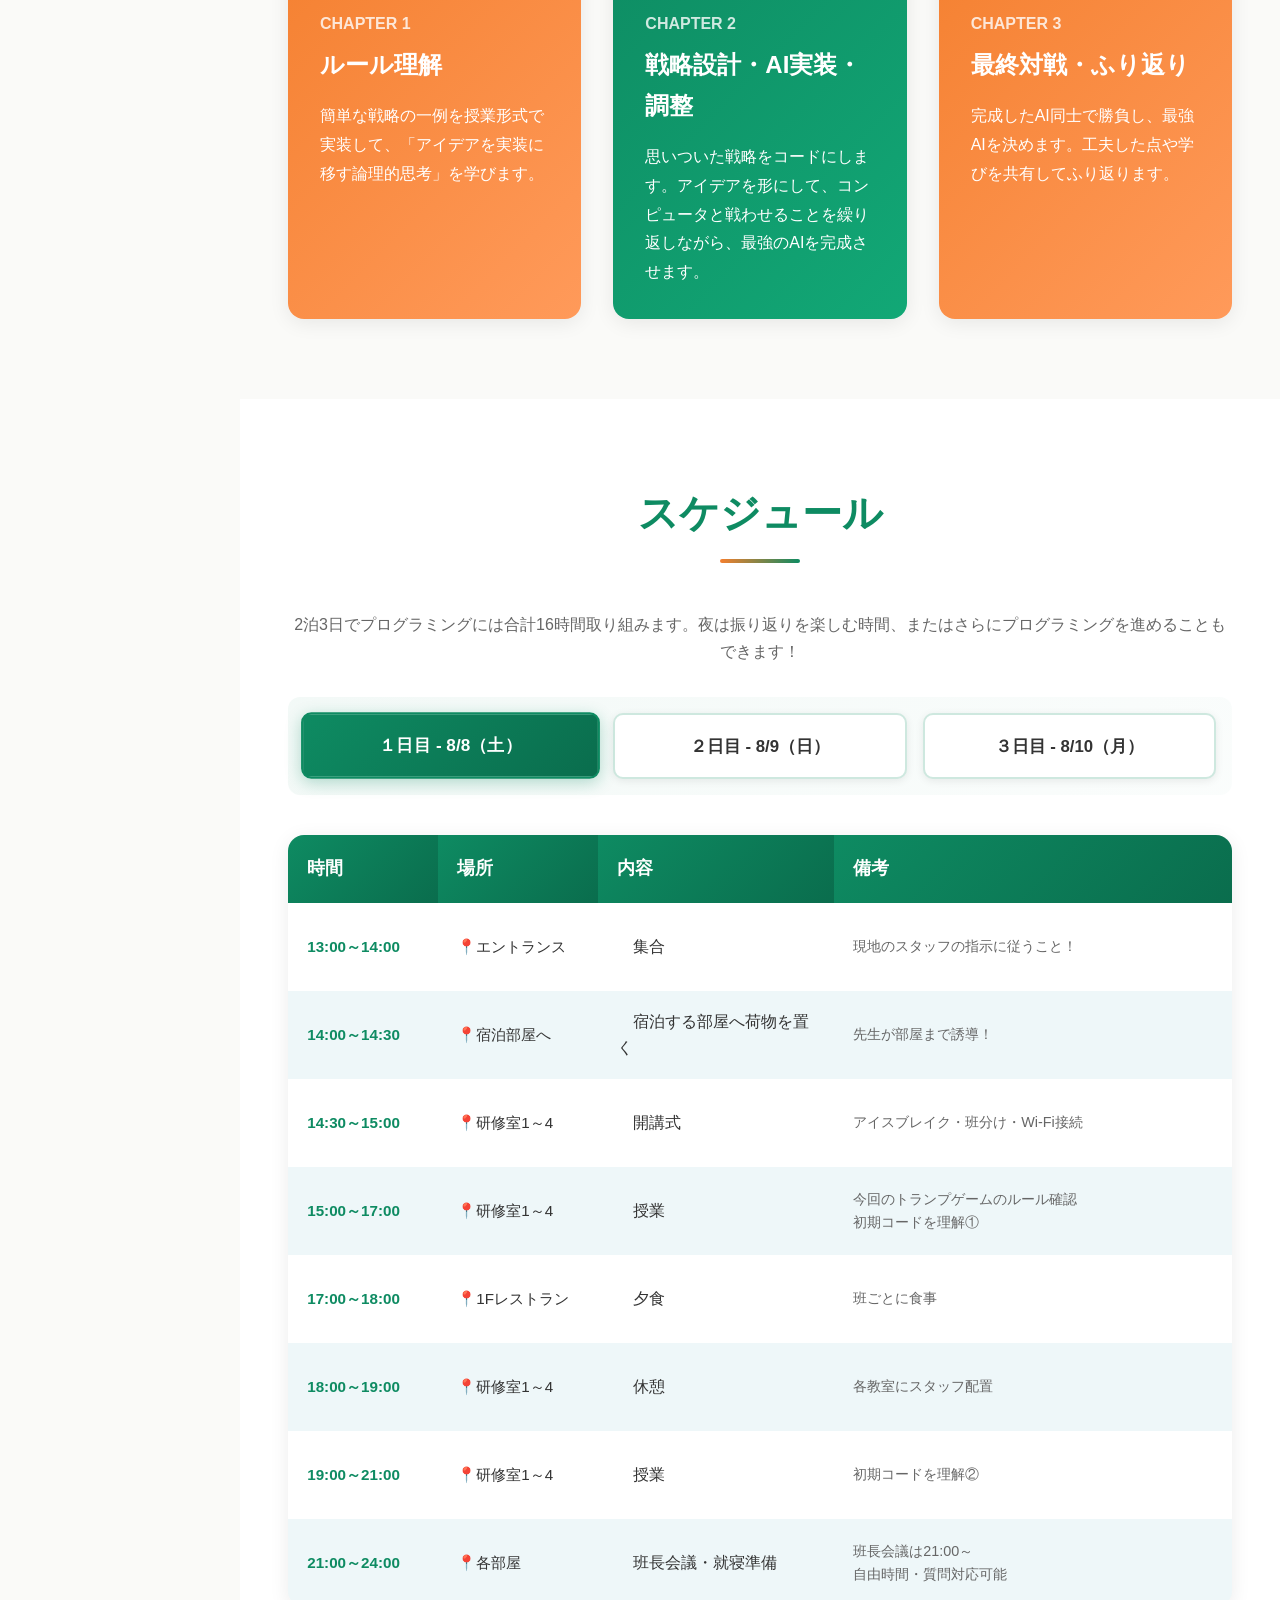
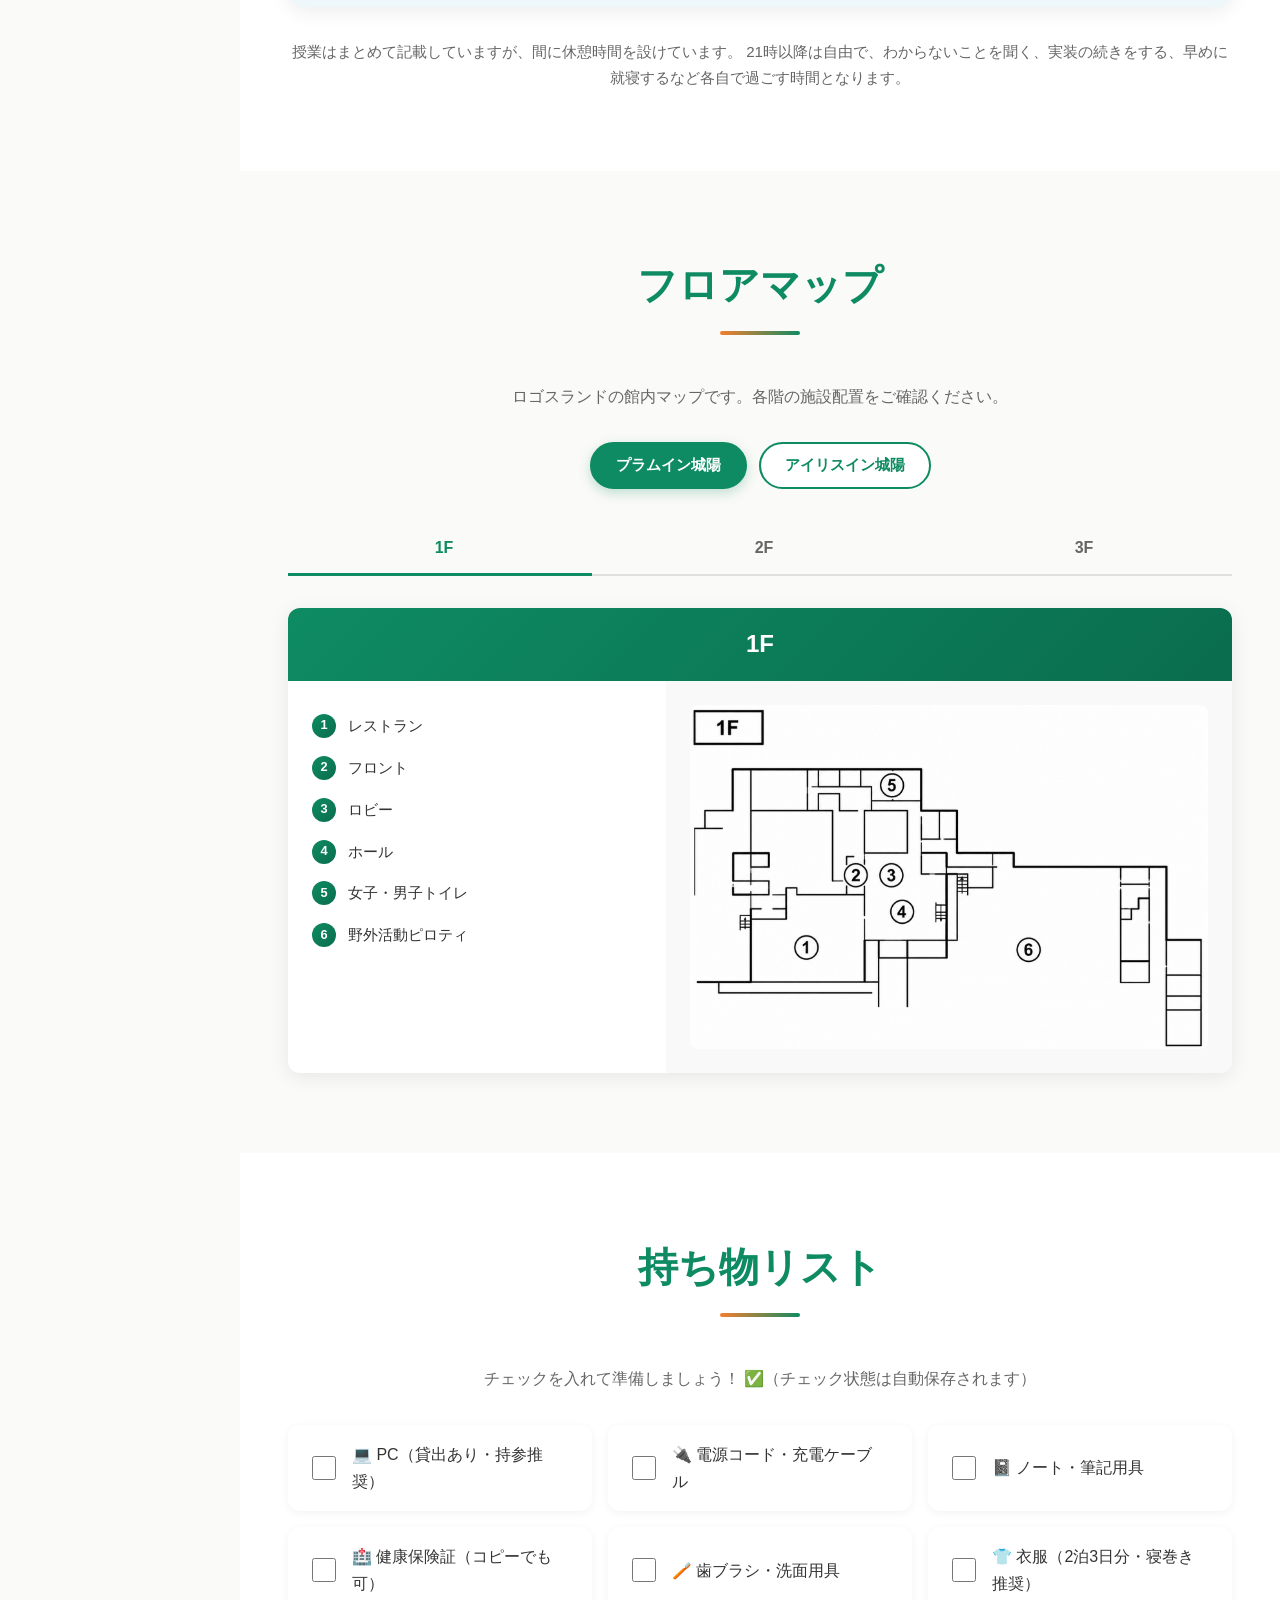
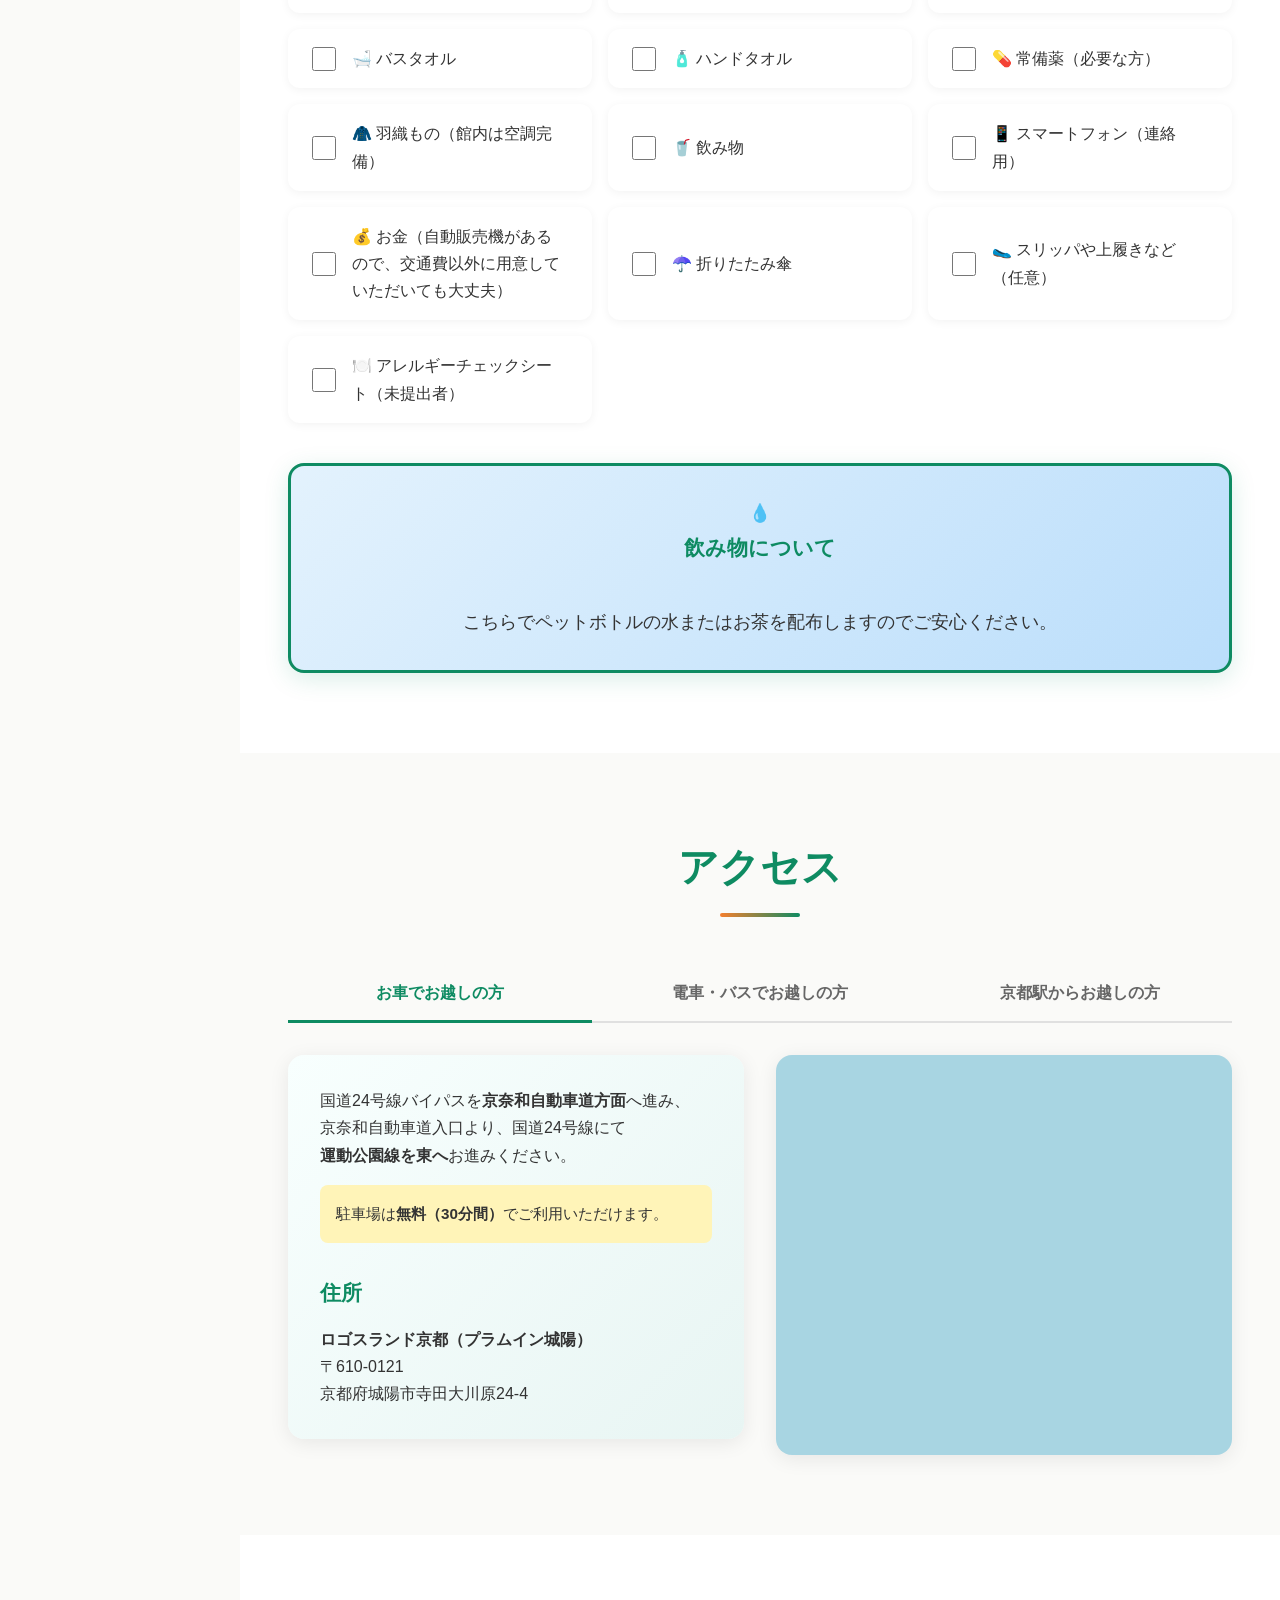
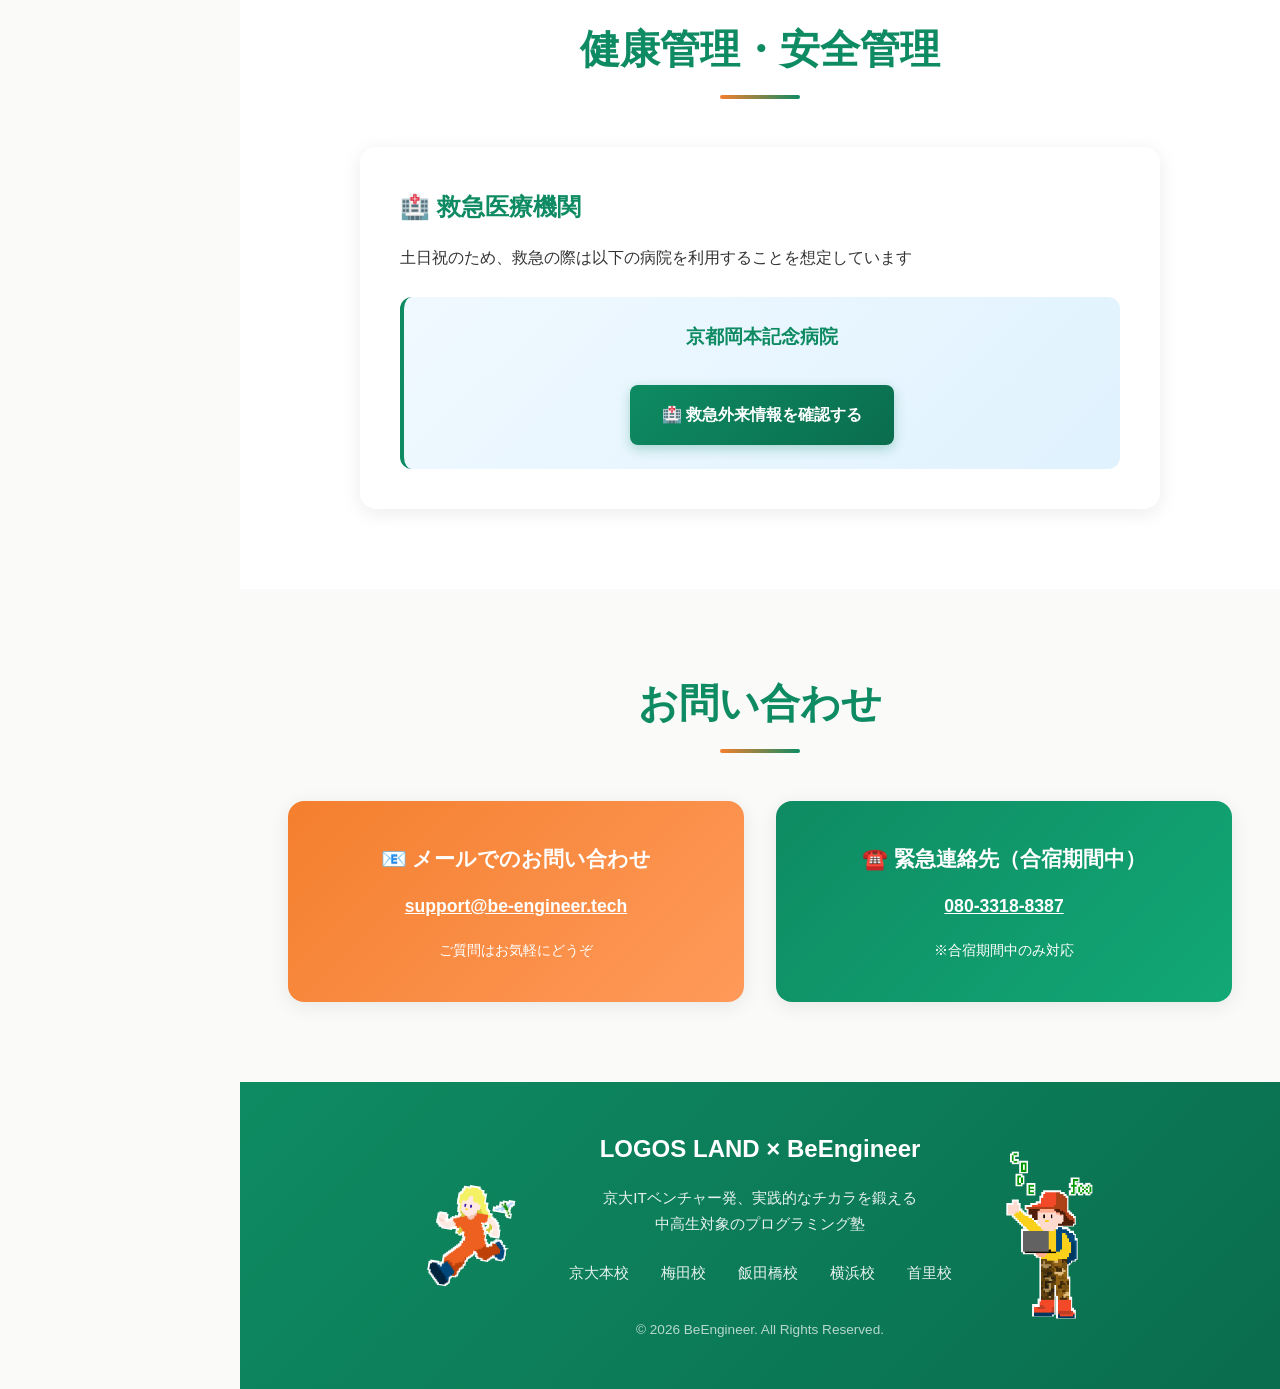
<file: blog/day3.html>
<!DOCTYPE html>
<html lang="ja">
<head>
  <meta charset="UTF-8">
  <meta name="viewport" content="width=device-width, initial-scale=1.0">
  <link rel="icon" type="image/svg+xml" href="../assets/fav/favicon.svg">
  <meta name="description" content="BeEngineer合宿 3日目（最終日）の様子">
  <title>合宿ブログ - 3日目 | BeEngineer Programming Camp</title>
  <!-- ============================================================
       【非公開】ブログ公開ガード
       ※ ブログは作成後に公開予定。それまでは直接URLで開かれても
       　 トップページへ戻し、閲覧できないようにしています。
       　 公開する際は、この <script> ブロックを削除（またはコメントアウト）してください。
       ============================================================ -->
  <script>window.location.replace('../index.html');</script>
  <link rel="stylesheet" href="../styles.css">
</head>
<body>
  
  <!-- ハンバーガー / サイドバー / オーバーレイ（共通コンポーネント / assets/sidebar.js が描画） -->
  <div id="site-sidebar" data-variant="public"></div>

  <!-- メインコンテンツ -->
  <main class="main-content">
    
    <!-- ブログヒーロー -->
    <header class="blog-hero">
      <div class="blog-hero-inner">
        <div class="blog-hero-left">
          <nav class="blog-breadcrumb" aria-label="breadcrumb">
            <a href="../index.html">トップ</a>
            <span class="sep">›</span>
            <a href="../index.html#blog">ブログ</a>
            <span class="sep">›</span>
            <span class="current">3日目</span>
          </nav>
          <h1 class="blog-hero-title">合宿 3日目の様子 🏁</h1>
          <p class="blog-hero-subtitle">（サブタイトルをここに入力）</p>
          <div class="blog-hero-meta">
            <span>📅 2026年8月10日（月）</span>
            <span class="meta-separator">|</span>
            <span>✍️ ライター：</span>
          </div>
          <div class="blog-hero-tags">
            <span class="blog-tag">#合宿</span>
            <span class="blog-tag">#3日目</span>
            <span class="blog-tag">#BeEngineer</span>
            <span class="blog-tag">#</span>
            <span class="blog-tag">#最終日</span>
          </div>
        </div>
        <div class="blog-hero-right">
          <div class="blog-hero-image">
            <img src="" alt="">
          </div>
        </div>
      </div>
    </header>

    <!-- 目次 + 本文 -->
    <div class="blog-layout">

      <!-- 目次（sticky） -->
      <aside class="blog-toc" id="blogToc" aria-label="目次">
        <div class="blog-toc-title">目次</div>
        <nav>
          <ul></ul>
        </nav>
      </aside>

      <!-- ブログコンテンツ -->
      <article class="blog-content">
      
      <!-- セクション1: 最終日の朝 -->
      <section class="blog-section">
        <h2>タイトル</h2>
        <p>
          （本文）
        </p>
        <p>
          （本文）
        </p>
      </section>

      <!-- 写真セクション -->
      <div class="blog-images">
        <div class="blog-image">
          <div class="blog-image-placeholder">
            <img src="" alt="">
          </div>
        </div>
      </div>

      <!-- セクション2: コンペティション最終調整 -->
      <section class="blog-section">
        <h2>タイトル</h2>
        <p>
          （本文）
        </p>
        <p>
          （本文）
        </p>
        <p>
          （本文）
        </p>
      </section>

      <!-- 写真セクション -->
      <div class="blog-images">
        <div class="blog-image">
          <div class="blog-image-placeholder">
            <img src="" alt="">
          </div>
        </div>
        <div class="blog-image">
          <div class="blog-image-placeholder">
            <img src="" alt="">
          </div>
        </div>
      </div>

      <!-- セクション3: コンペティション ＆ 成果発表 -->
      <section class="blog-section">
        <h2>タイトル</h2>
        <p>
          （本文）
        </p>
        <p>
          （本文）
        </p>
        <p>
          （本文）
        </p>
      </section>

      <!-- 写真セクション -->
      <div class="blog-images">
        <div class="blog-image">
          <div class="blog-image-placeholder">
            <img src="" alt="">
          </div>
        </div>
        <div class="blog-image">
          <div class="blog-image-placeholder">
            <img src="" alt="">
          </div>
        </div>
        <div class="blog-image">
          <div class="blog-image-placeholder">
            <img src="" alt="">
          </div>
        </div>
      </div>

      <!-- セクション4: 表彰式 -->
      <section class="blog-section">
        <h2>タイトル</h2>
        <p>
          （本文）
        </p>
        <p>
          （本文）
        </p>
        <p>
          （本文）
        </p>
      </section>

      <!-- 写真セクション -->
      <div class="blog-images">
        <div class="blog-image">
          <div class="blog-image-placeholder">
            <img src="" alt="">
          </div>
        </div>
        <div class="blog-image">
          <div class="blog-image-placeholder">
            <img src="" alt="">
          </div>
        </div>
      </div>

      <!-- セクション5: 振り返り -->
      <section class="blog-section">
        <h2>タイトル</h2>
        <p>
          （本文）
        </p>
        <p>
          （本文）
        </p>
      </section>

      <!-- 写真セクション -->
      <div class="blog-images">
        <div class="blog-image">
          <div class="blog-image-placeholder">
            <img src="" alt="">
          </div>
        </div>
        <div class="blog-image">
          <div class="blog-image-placeholder">
            <img src="" alt="">
          </div>
        </div>
      </div>

      <!-- セクション6: まとめ -->
      <section class="blog-section">
        <h2>タイトル</h2>
        <p>
          （本文）
        </p>
        <p>
          （本文）
        </p>
        <p>
          （本文）
        </p>
      </section>

      <!-- ナビゲーション -->
      <div class="blog-navigation">
        <a href="../index.html" class="back-to-home">← トップページに戻る</a>
      </div>

      </article>

    </div>

    <!-- フッター（共通コンポーネント / assets/footer.js が描画） -->
    <div id="site-footer"></div>

  </main>

  <!-- JavaScript -->
  <script src="../assets/sidebar.js"></script>
  <script src="../script.js"></script>
  <script src="../assets/footer.js"></script>

</body>
</html>
</file>
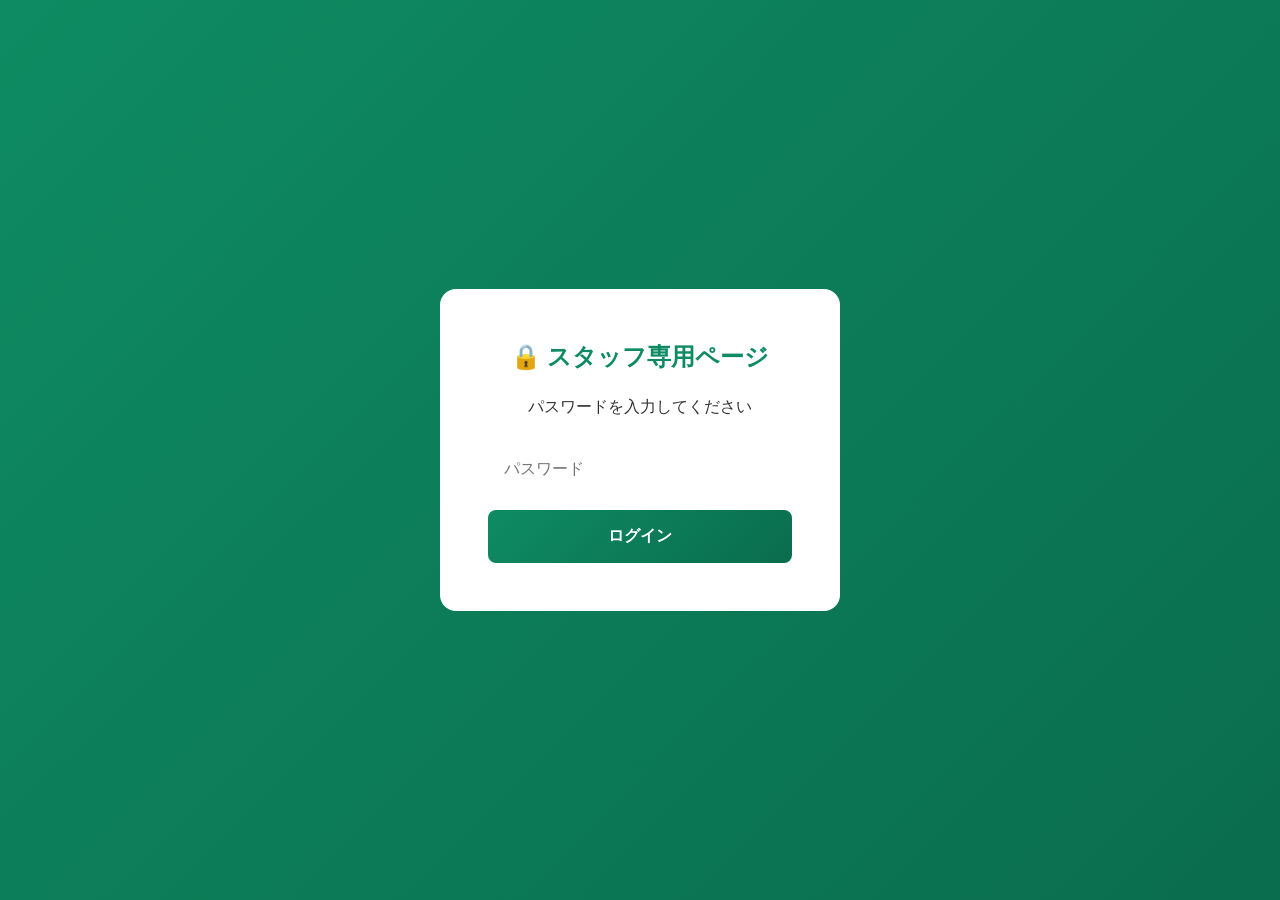
<file: staff/items.html>
<!DOCTYPE html>
<html lang="ja">
<head>
    <meta charset="UTF-8">
    <meta name="viewport" content="width=device-width, initial-scale=1.0">
    <link rel="icon" type="image/svg+xml" href="../assets/fav/favicon.svg">
    <title>スタッフ持ち物チェックリスト | BeEngineer Programming Camp</title>
    <link rel="stylesheet" href="../styles.css">
    <link rel="stylesheet" href="styles.css">
</head>
<body class="staff-page">
    <!-- パスワード入力画面 -->
    <div id="passwordOverlay" class="password-overlay">
        <div class="password-box">
            <h2>🔒 スタッフ専用ページ</h2>
            <p>パスワードを入力してください</p>
            <input type="password" id="passwordInput" class="password-input" placeholder="パスワード">
            <button id="passwordBtn" class="password-btn">ログイン</button>
            <p id="passwordError" class="password-error">❌ パスワードが正しくありません</p>
        </div>
    </div>

    <!-- メインコンテンツ -->
    <div id="mainContent" class="content-hidden">
        <!-- ハンバーガー / サイドバー / オーバーレイ（共通コンポーネント / assets/sidebar.js が描画） -->
        <div id="site-sidebar" data-variant="staff"></div>

        <!-- メインコンテンツエリア -->
        <main class="main-content">
            <!-- ヒーローセクション -->
            <section class="hero">
                <div class="hero-content">
                    <div class="hero-panel">
                        <span class="staff-badge">🔒 スタッフ専用</span>
                        <h1 class="hero-title">スタッフ持ち物<br class="sp-br">チェックリスト</h1>
                        <p class="hero-subtitle">BeEngineer Programming Camp<br>合宿に必要なものを確認しましょう</p>
                        <div class="hero-date">8/8<small>(土)</small> ー 8/10<small>(月)</small></div>
                        <div class="hero-location">📍 ロゴスランド京都（京都府城陽市）</div>
                    </div>
                </div>
            </section>

            <!-- 持ち物チェックリスト -->
            <section id="checklist" class="section">
                <div class="container">
                    <h2 class="section-title">🎒 スタッフ持ち物チェックリスト</h2>
                    <p class="section-desc">
                        チェックを入れて準備しましょう！ ✅<br>
                        （チェック状態は自動保存されます）
                    </p>

                    <!-- 基本的な持ち物 -->
                    <div class="items-category">
                        <h3 class="category-title">📝 基本的な持ち物</h3>
                        <div class="checklist" id="basicChecklist">
                            <div class="checklist-item">
                                <input type="checkbox" id="staff-item1" data-item="staff-item1">
                                <label for="staff-item1">💻 PC</label>
                            </div>
                            <div class="checklist-item">
                                <input type="checkbox" id="staff-item2" data-item="staff-item2">
                                <label for="staff-item2">🔌 電源コード・充電ケーブル</label>
                            </div>
                            <div class="checklist-item">
                                <input type="checkbox" id="staff-item3" data-item="staff-item3">
                                <label for="staff-item3">📓 ノート・筆記用具</label>
                            </div>
                            <div class="checklist-item">
                                <input type="checkbox" id="staff-item4" data-item="staff-item4">
                                <label for="staff-item4">📱 スマートフォン<br>（撮影用）</label>
                            </div>
                            <div class="checklist-item">
                                <input type="checkbox" id="staff-item5" data-item="staff-item5">
                                <label for="staff-item5">🏥 健康保険証<br>（コピーでも可）</label>
                            </div>
                            <div class="checklist-item">
                                <input type="checkbox" id="staff-item6" data-item="staff-item6">
                                <label for="staff-item6">📡 ポケットWi-Fi</label>
                            </div>
                            <div class="checklist-item">
                                <input type="checkbox" id="staff-item7" data-item="staff-item7">
                                <label for="staff-item7">📋 申込書（原本）</label>
                            </div>
                            <div class="checklist-item">
                                <input type="checkbox" id="staff-item8" data-item="staff-item8">
                                <label for="staff-item8">🍽️ アレルギーチェックシート<br>（参加者分）</label>
                            </div>
                        </div>
                    </div>
                    <!-- 宿泊用品 -->
                    <div class="items-category">
                        <h3 class="category-title">🏨 宿泊用品</h3>
                        <div class="checklist" id="stayChecklist">
                            <div class="checklist-item">
                                <input type="checkbox" id="staff-item9" data-item="staff-item9">
                                <label for="staff-item9">👕 衣服<br>（2泊3日分・寝巻き推奨）</label>
                            </div>
                            <div class="checklist-item">
                                <input type="checkbox" id="staff-item10" data-item="staff-item10">
                                <label for="staff-item10">🪥 歯ブラシ・洗面用具</label>
                            </div>
                            <div class="checklist-item">
                                <input type="checkbox" id="staff-item11" data-item="staff-item11">
                                <label for="staff-item11">🛁 バスタオル</label>
                            </div>
                            <div class="checklist-item">
                                <input type="checkbox" id="staff-item12" data-item="staff-item12">
                                <label for="staff-item12">🧴 ハンドタオル</label>
                            </div>
                            <div class="checklist-item">
                                <input type="checkbox" id="staff-item13" data-item="staff-item13">
                                <label for="staff-item13">🧥 羽織もの<br>（館内は空調完備）</label>
                            </div>
                            <div class="checklist-item">
                                <input type="checkbox" id="staff-item14" data-item="staff-item14">
                                <label for="staff-item14">💊 常備薬（必要な方）</label>
                            </div>
                        </div>
                    </div>

                    <!-- スタッフ業務用 -->
                    <div class="items-category">
                        <h3 class="category-title">👔 スタッフ業務用</h3>
                        <div class="checklist" id="workChecklist">
                            <div class="checklist-item">
                                <input type="checkbox" id="staff-item15" data-item="staff-item15">
                                <label for="staff-item15">💻 PC（生徒用・事務機）</label>
                            </div>
                            <div class="checklist-item">
                                <input type="checkbox" id="staff-item16" data-item="staff-item16">
                                <label for="staff-item16">🖊️ ホワイトボード用ペン・ボード消し</label>
                            </div>
                            <div class="checklist-item">
                                <input type="checkbox" id="staff-item17" data-item="staff-item17">
                                <label for="staff-item17">📄 授業資料（印刷物）</label>
                            </div>
                            <div class="checklist-item">
                                <input type="checkbox" id="staff-item18" data-item="staff-item18">
                                <label for="staff-item18">🧰 救急用品<br>（応急処置キット）</label>
                            </div>
                            <div class="checklist-item">
                                <input type="checkbox" id="staff-item23" data-item="staff-item23">
                                <label for="staff-item23">🏷️ 名札<br>（生徒用・スタッフ用）</label>
                            </div>
                        </div>
                    </div>

                    <!-- その他・あると便利なもの -->
                    <div class="items-category">
                        <h3 class="category-title">💡 その他・あると便利なもの</h3>
                        <div class="checklist" id="optionalChecklist">
                            <div class="checklist-item">
                                <input type="checkbox" id="staff-item19" data-item="staff-item19">
                                <label for="staff-item19">🥤 飲み物</label>
                            </div>
                            <div class="checklist-item">
                                <input type="checkbox" id="staff-item20" data-item="staff-item20">
                                <label for="staff-item20">🍫 軽食・おやつ</label>
                            </div>
                            <div class="checklist-item">
                                <input type="checkbox" id="staff-item21" data-item="staff-item21">
                                <label for="staff-item21">🔦 懐中電灯（夜間用）</label>
                            </div>
                            <div class="checklist-item">
                                <input type="checkbox" id="staff-item22" data-item="staff-item22">
                                <label for="staff-item22">🧼 除菌シート・消毒液</label>
                            </div>
                        </div>
                    </div>
                </div>
            </section>

            <!-- フッター（共通コンポーネント / assets/footer.js が描画） -->
            <div id="site-footer"></div>
        </main>
    </div>

    <!-- JavaScript -->
    <script src="../assets/sidebar.js"></script>
    <script src="auth.js"></script>
    <script src="items.js"></script>
    <script src="../script.js"></script>
    <script src="../assets/footer.js"></script>
</body>
</html>
</file>
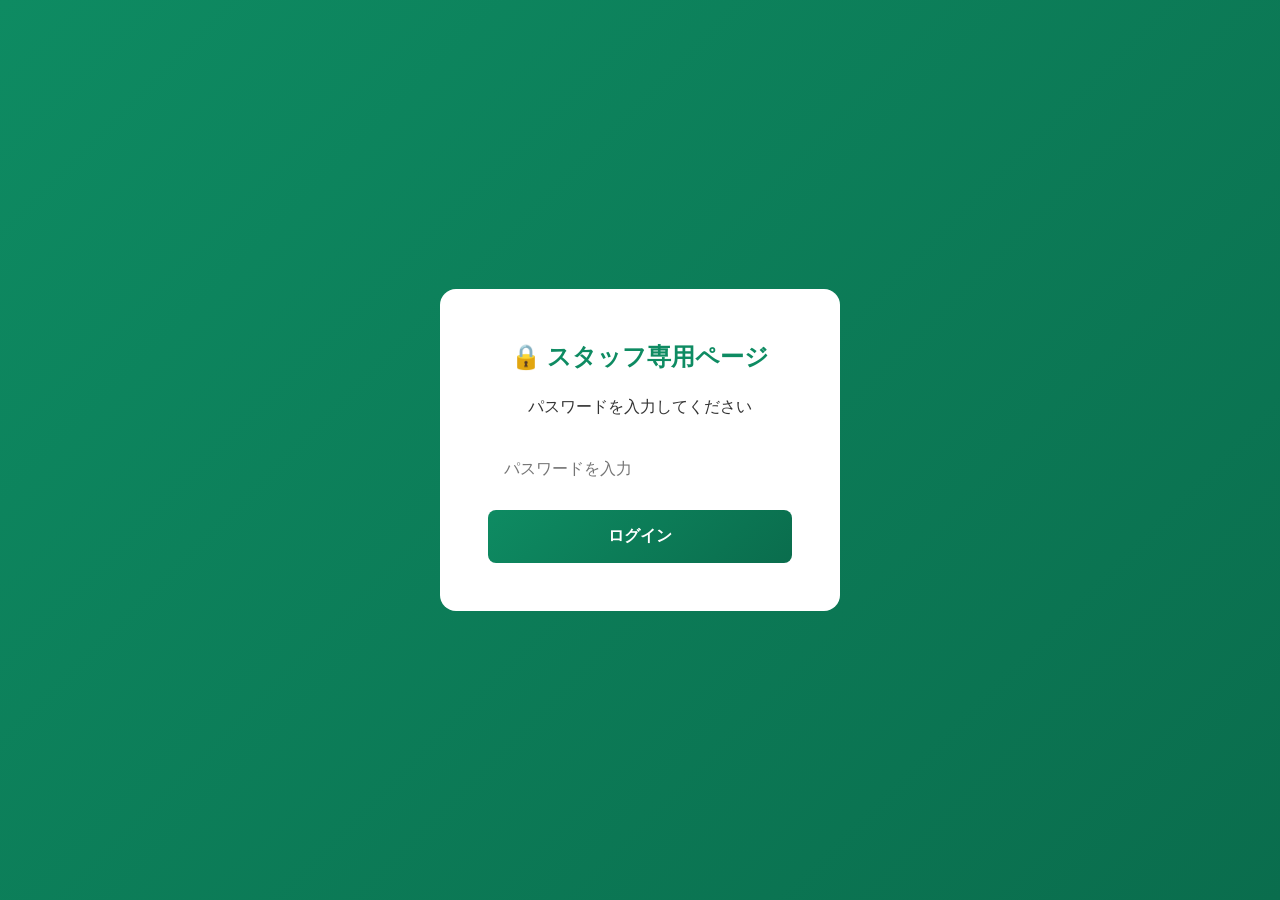
<file: staff/mtg-day1.html>
<!DOCTYPE html>
<html lang="ja">
<head>
    <meta charset="UTF-8">
    <meta name="viewport" content="width=device-width, initial-scale=1.0">
    <link rel="icon" type="image/svg+xml" href="../assets/fav/favicon.svg">
    <meta name="robots" content="noindex, nofollow">
    <title>1日目 MTG | BeEngineer Camp</title>
    <link rel="stylesheet" href="../styles.css">
    <link rel="stylesheet" href="styles.css">
</head>
<body class="staff-page">
    <!-- パスワード入力画面 -->
    <div class="password-overlay" id="passwordOverlay">
        <div class="password-box">
            <h2>🔒 スタッフ専用ページ</h2>
            <p>パスワードを入力してください</p>
            <input 
                type="password" 
                class="password-input" 
                id="passwordInput" 
                placeholder="パスワードを入力"
            />
            <button class="password-btn" id="passwordBtn">ログイン</button>
            <p class="password-error" id="passwordError">❌ パスワードが正しくありません</p>
        </div>
    </div>

    <!-- メインコンテンツ -->
    <div id="mainContent" class="content-hidden">
        <!-- ハンバーガー / サイドバー / オーバーレイ（共通コンポーネント / assets/sidebar.js が描画） -->
        <div id="site-sidebar" data-variant="staff-mtg"></div>

        <!-- メインコンテンツ -->
        <main class="main-content">
            <!-- ヘッダー -->
            <section id="hero" class="hero">
                <div class="hero-content">
                    <div class="hero-panel">
                        <span class="staff-badge">🔒 スタッフ専用</span>
                        <h1 class="hero-title">1日目 MTG</h1>
                        <p class="hero-subtitle">BeEngineer Programming Camp<br>始礼・終礼</p>
                        <div class="hero-date">8/8<small>(土)</small></div>
                        <div class="hero-location">📍 ロゴスランド京都（京都府城陽市）</div>
                    </div>
                </div>
            </section>

            <!-- MTGコンテンツ -->
            <section class="section">
                <div class="container">
                    <!-- 始礼 -->
                    <div class="mtg-section" data-mtg-section id="shirei">
                        <div class="mtg-header">
                            <h2 class="mtg-title">📝 始礼（12:00～13:00）</h2>
                            <span class="mtg-toggle-icon">▼</span>
                        </div>
                        <div class="mtg-content">
                            <div class="mtg-inner">
                                <h3 class="mtg-subtitle">🎯 本日の目標</h3>
                                <ul class="mtg-list">
                                    <li>生徒の安全な受け入れと施設への誘導</li>
                                    <li>円滑な開会式の進行</li>
                                    <li>初日の授業を通じて生徒の様子を把握</li>
                                    <li>班編成とルール徹底</li>
                                </ul>

                                <h3 class="mtg-subtitle">✅ 確認事項</h3>
                                <ul class="mtg-list">
                                    <li><strong>集合時間:</strong> 12:00 スタッフ準備エリア</li>
                                    <li><strong>生徒集合:</strong> 13:00～14:00 受付・エントランス</li>
                                    <li><strong>駅担当:</strong> 藤原 / JR城陽駅バス13:07発</li>
                                    <li><strong>現地担当:</strong> 藤原以外（生徒受け入れなど）</li>
                                    <li><strong>緊急連絡対応:</strong> 藤原<br>・保護者用緊急連絡先：080-3318-8387<br>・内部用連絡先：080-5377-0512</li>
                                    <li><strong>設備確認:</strong> 研修室1～4、Wi-Fi接続、プロジェクター</li>
                                    <li><strong>🚄 東京・横浜メンバー合流スケジュール</strong><br>
                                        ・JR城陽駅に<strong>12:59着</strong>
                                </ul>

                                <h3 class="mtg-subtitle">👥 役割分担</h3>
                                <div class="role-grid">
                                    <div class="role-card">
                                        <h4>🚉 駅担当</h4>
                                        <p>藤原</p>
                                        <small>JR城陽駅でのお迎え</small>
                                    </div>
                                    <div class="role-card">
                                        <h4>🎤 受付担当</h4>
                                        <p>全スタッフ</p>
                                        <small>エントランスでの受付対応</small>
                                    </div>
                                    <div class="role-card">
                                        <h4>📸 撮影担当</h4>
                                        <p>全員で対応！</p>
                                        <small>集合・開会式の撮影</small>
                                    </div>
                                    <div class="role-card">
                                        <h4>💻 授業担当</h4>
                                        <p>井ノ本（研修室1，2）<br>藤原 & 市川（研修室3，4）</p>
                                        <small>15:00～、19:00～</small>
                                    </div>
                                </div>

                                <h3 class="mtg-subtitle">⚠️ 注意事項</h3>
                                <ul class="mtg-list">
                                    <li>参加者専用LINE確認を徹底</li>
                                    <li>アレルギー情報の再確認</li>
                                    <li>健康状態のチェック（体調不良者の早期発見）</li>
                                    <li>初日の緊張をほぐすアイスブレイク準備</li>
                                    <li>班行動の徹底（トイレ・移動時も必ず複数人）</li>
                                </ul>

                                <h3 class="mtg-subtitle">📋 タイムライン</h3>
                                <div class="timeline">
                                    <div class="timeline-item">
                                        <span class="timeline-time">12:00～13:00</span>
                                        <span class="timeline-desc">スタッフ現地集合・始礼・準備</span>
                                    </div>
                                    <div class="timeline-item">
                                        <span class="timeline-time">13:00～14:00</span>
                                        <span class="timeline-desc">生徒集合（受付・エントランス）</span>
                                    </div>
                                    <div class="timeline-item">
                                        <span class="timeline-time">14:00～14:30</span>
                                        <span class="timeline-desc">宿泊部屋へ荷物を置く</span>
                                    </div>
                                    <div class="timeline-item">
                                        <span class="timeline-time">14:30～15:00</span>
                                        <span class="timeline-desc">開会式（研修室1～4）</span>
                                    </div>
                                    <div class="timeline-item">
                                        <span class="timeline-time">15:00～17:00</span>
                                        <span class="timeline-desc">授業①（研修室1～4）</span>
                                    </div>
                                    <div class="timeline-item">
                                        <span class="timeline-time">17:00～18:00</span>
                                        <span class="timeline-desc">夕食（1Fレストラン）</span>
                                    </div>
                                    <div class="timeline-item">
                                        <span class="timeline-time">18:00～19:00</span>
                                        <span class="timeline-desc">休憩（各教室）</span>
                                    </div>
                                    <div class="timeline-item">
                                        <span class="timeline-time">19:00～21:00</span>
                                        <span class="timeline-desc">授業②（研修室1,2・研修室3,4）</span>
                                    </div>
                                    <div class="timeline-item">
                                        <span class="timeline-time">21:00～24:00</span>
                                        <span class="timeline-desc">班長会議・就寝準備・スタッフ終礼</span>
                                    </div>
                                </div>
                            </div>
                        </div>
                    </div>

                    <!-- 終礼 -->
                    <div class="mtg-section" data-mtg-section id="shurei">
                        <div class="mtg-header">
                            <h2 class="mtg-title">📝 終礼（21:00～）</h2>
                            <span class="mtg-toggle-icon">▼</span>
                        </div>
                        <div class="mtg-content">
                            <div class="mtg-inner">
                                <h3 class="mtg-subtitle">✅ 本日の振り返り</h3>
                                <ul class="mtg-list">
                                    <li><strong>良かった点</strong></li>
                                    <li><strong>改善点</strong> </li>
                                    <li><strong>気になる生徒</strong></li>
                                    <li><strong>トラブル・事故</strong></li>
                                </ul>

                                <h3 class="mtg-subtitle">👥 生徒の様子</h3>
                                <ul class="mtg-list">
                                    <li><strong>体調不良者</strong></li>
                                    <li><strong>班行動の状況</strong></li>
                                    <li><strong>授業の理解度</strong></li>
                                    <li><strong>コミュニケーション</strong></li>
                                </ul>

                                <h3 class="mtg-subtitle">📝 明日への申し送り</h3>
                                <ul class="mtg-list">
                                    <li><strong>2日目の重点事項:</strong> 朝の点呼徹底、BBQの準備</li>
                                    <li><strong>配慮が必要な生徒</strong></li>
                                    <li><strong>忘れ物・紛失物</strong></li>
                                    <li><strong>保護者連絡事項</strong></li>
                                </ul>

                                <h3 class="mtg-subtitle">🔄 明日のスケジュール確認</h3>
                                <div class="timeline">
                                    <div class="timeline-item">
                                        <span class="timeline-time">6:30～7:00</span>
                                        <span class="timeline-desc">起床・点呼</span>
                                    </div>
                                    <div class="timeline-item">
                                        <span class="timeline-time">7:00～8:00</span>
                                        <span class="timeline-desc">朝活（研修室1～4）</span>
                                    </div>
                                    <div class="timeline-item">
                                        <span class="timeline-time">8:00～9:00</span>
                                        <span class="timeline-desc">朝食（1Fレストラン）</span>
                                    </div>
                                    <div class="timeline-item">
                                        <span class="timeline-time">9:00～12:00</span>
                                        <span class="timeline-desc">授業（研修室1～4）</span>
                                    </div>
                                    <div class="timeline-item">
                                        <span class="timeline-time">17:00～20:00</span>
                                        <span class="timeline-desc">BBQ（外ピラミッドTAKIBI1～3，6）</span>
                                    </div>
                                </div>

                                <h3 class="mtg-subtitle">⚠️ 明日の注意事項</h3>
                                <ul class="mtg-list">
                                    <li>🍖 BBQ準備: アレルギー確認、座席自由、羽目を外す子に注意</li>
                                    <li>📸 写真撮影: 朝食・授業・BBQでの撮影担当確認</li>
                                    <li>🛁 大浴場: 21:00～22:00 男子、利用時間の管理</li>
                                </ul>

                                <h3 class="mtg-subtitle">✅ 終了前チェック</h3>
                                <ul class="mtg-list">
                                    <li>□ 全生徒の点呼完了</li>
                                    <li>□ 各部屋の施錠確認</li>
                                    <li>□ 貴重品の管理確認</li>
                                    <li>□ 明日の準備物確認</li>
                                    <li>□ 緊急連絡先の再確認</li>
                                    <li>□ スタッフ間の連絡手段確認</li>
                                </ul>
                            </div>
                        </div>
                    </div>
                </div>
            </section>

            <!-- フッター（共通コンポーネント / assets/footer.js が描画） -->
            <div id="site-footer"></div>
        </main>
    </div>

    <!-- JavaScript -->
    <script src="../assets/sidebar.js"></script>
    <script src="../script.js"></script>
    <script src="auth.js"></script>
    <script src="mtg.js"></script>
    <script src="../assets/footer.js"></script>
</body>
</html>
</file>
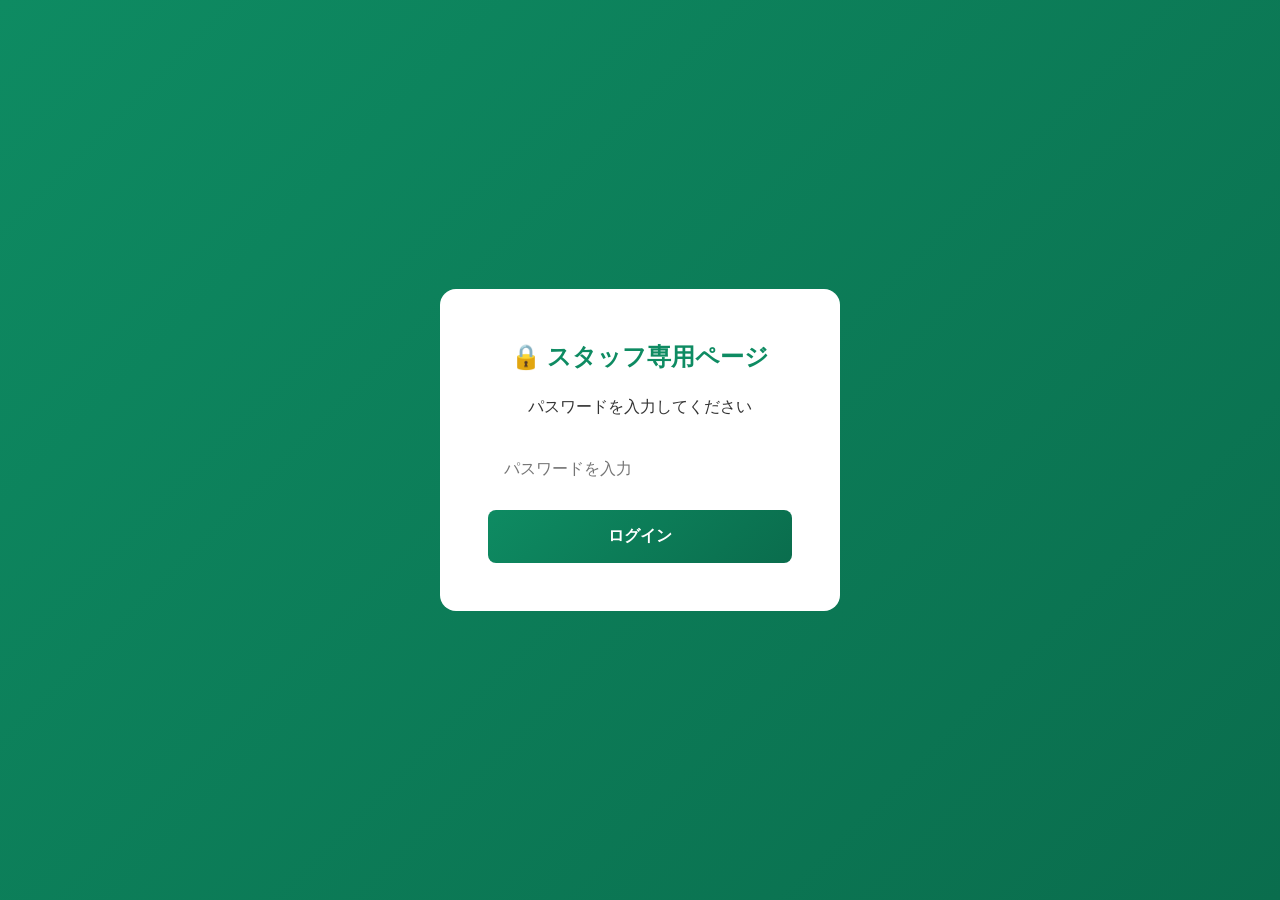
<file: staff/mtg-day2.html>
<!DOCTYPE html>
<html lang="ja">
<head>
    <meta charset="UTF-8">
    <meta name="viewport" content="width=device-width, initial-scale=1.0">
    <link rel="icon" type="image/svg+xml" href="../assets/fav/favicon.svg">
    <meta name="robots" content="noindex, nofollow">
    <title>2日目 MTG | BeEngineer Camp</title>
    <link rel="stylesheet" href="../styles.css">
    <link rel="stylesheet" href="styles.css">
</head>
<body class="staff-page">
    <!-- パスワード入力画面 -->
    <div class="password-overlay" id="passwordOverlay">
        <div class="password-box">
            <h2>🔒 スタッフ専用ページ</h2>
            <p>パスワードを入力してください</p>
            <input 
                type="password" 
                class="password-input" 
                id="passwordInput" 
                placeholder="パスワードを入力"
            />
            <button class="password-btn" id="passwordBtn">ログイン</button>
            <p class="password-error" id="passwordError">❌ パスワードが正しくありません</p>
        </div>
    </div>

    <!-- メインコンテンツ -->
    <div id="mainContent" class="content-hidden">
        <!-- ハンバーガー / サイドバー / オーバーレイ（共通コンポーネント / assets/sidebar.js が描画） -->
        <div id="site-sidebar" data-variant="staff-mtg"></div>

        <!-- メインコンテンツ -->
        <main class="main-content">
            <!-- ヘッダー -->
            <section id="hero" class="hero">
                <div class="hero-content">
                    <div class="hero-panel">
                        <span class="staff-badge">🔒 スタッフ専用</span>
                        <h1 class="hero-title">2日目 MTG</h1>
                        <p class="hero-subtitle">BeEngineer Programming Camp<br>始礼・終礼</p>
                        <div class="hero-date">8/9<small>(日)</small></div>
                        <div class="hero-location">📍 ロゴスランド京都（京都府城陽市）</div>
                    </div>
                </div>
            </section>

            <!-- MTGコンテンツ -->
            <section class="section">
                <div class="container">
                    <!-- 始礼 -->
                    <div class="mtg-section" data-mtg-section id="shirei">
                        <div class="mtg-header">
                            <h2 class="mtg-title">📝 始礼（6:00～）</h2>
                            <span class="mtg-toggle-icon">▼</span>
                        </div>
                        <div class="mtg-content">
                            <div class="mtg-inner">
                                <h3 class="mtg-subtitle">🎯 本日の目標</h3>
                                <ul class="mtg-list">
                                    <li>朝の点呼を確実に実施し、全員の健康状態を把握</li>
                                    <li>楽器演奏時間帯の授業進行に配慮</li>
                                    <li>BBQを通じた生徒間のコミュニケーション促進</li>
                                    <li>2日目の疲れが出る時間帯の見守り強化</li>
                                </ul>

                                <h3 class="mtg-subtitle">✅ 確認事項</h3>
                                <ul class="mtg-list">
                                    <li><strong>起床時間:</strong> 6:30～7:00 各部屋</li>
                                    <li><strong>朝活:</strong> 7:00～8:00 研修室1～4</li>
                                    <li><strong>朝食・点呼:</strong> 8:00～9:00 1Fレストラン</li>
                                    <li><strong>BBQ準備:</strong> アレルギー確認、座席配置、安全管理</li>
                                    <li><strong>大浴場:</strong> 21:00～22:00 男子、時間管理徹底</li>
                                </ul>

                                <h3 class="mtg-subtitle">👥 役割分担</h3>
                                <div class="role-grid">
                                    <div class="role-card">
                                        <h4>📸 撮影担当</h4>
                                        <p>本日も全員で！</p>
                                        <small>朝食・昼食・授業・休憩中・BBQでの撮影</small>
                                    </div>
                                    <div class="role-card">
                                        <h4>💻 授業担当（午前）</h4>
                                        <p>井ノ本（研修室1，2）<br>藤原 & 市川（研修室3，4）</p>
                                        <small>9:00～12:00</small>
                                    </div>
                                    <div class="role-card">
                                        <h4>💻 授業担当（午後）</h4>
                                        <p>井ノ本（研修室1，2）<br>藤原 & 市川（研修室3，4）</p>
                                        <small>13:00～17:00</small>
                                    </div>
                                    <div class="role-card">
                                        <h4>🍖 BBQ責任者</h4>
                                        <p>全スタッフで盛り上げる！</p>
                                        <small>17:00～20:00</small>
                                    </div>
                                </div>

                                <h3 class="mtg-subtitle">⚠️ 重要注意事項</h3>
                                <ul class="mtg-list">
                                    <li>🍖 <strong>BBQアレルギー対応:</strong> 事前確認、別調理の準備</li>
                                    <li>🔥 <strong>火の取り扱い:</strong> 安全管理、生徒の近づきすぎに注意</li>
                                    <li>👀 <strong>羽目を外す行動:</strong> 疲労&非日常からくる気の緩みに注意</li>
                                    <li>🛁 <strong>大浴場時間管理:</strong> 21:00～22:00 男子、22:00～点呼</li>
                                </ul>

                                <h3 class="mtg-subtitle">📋 タイムライン</h3>
                                <div class="timeline">
                                    <div class="timeline-item">
                                        <span class="timeline-time">6:30～7:00</span>
                                        <span class="timeline-desc">起床・点呼</span>
                                    </div>
                                    <div class="timeline-item">
                                        <span class="timeline-time">7:00～8:00</span>
                                        <span class="timeline-desc">朝活（研修室1～4）</span>
                                    </div>
                                    <div class="timeline-item">
                                        <span class="timeline-time">8:00～9:00</span>
                                        <span class="timeline-desc">朝食（1Fレストラン）</span>
                                    </div>
                                    <div class="timeline-item">
                                        <span class="timeline-time">9:00～12:00</span>
                                        <span class="timeline-desc">授業（研修室1～4）</span>
                                    </div>
                                    <div class="timeline-item">
                                        <span class="timeline-time">12:00～13:00</span>
                                        <span class="timeline-desc">昼食（研修室1～4）</span>
                                    </div>
                                    <div class="timeline-item">
                                        <span class="timeline-time">13:00～17:00</span>
                                        <span class="timeline-desc">授業（研修室1～4）</span>
                                    </div>
                                    <div class="timeline-item">
                                        <span class="timeline-time">17:00～20:00</span>
                                        <span class="timeline-desc">🍖 BBQ（外ピラミッドTAKIBI1～3，6）</span>
                                    </div>
                                    <div class="timeline-item">
                                        <span class="timeline-time">20:00～21:00</span>
                                        <span class="timeline-desc">授業（研修室1～4）</span>
                                    </div>
                                    <div class="timeline-item">
                                        <span class="timeline-time">21:00～24:00</span>
                                        <span class="timeline-desc">班長会議・就寝準備・スタッフ終礼</span>
                                    </div>
                                </div>
                            </div>
                        </div>
                    </div>

                    <!-- 終礼 -->
                    <div class="mtg-section" data-mtg-section id="shurei">
                        <div class="mtg-header">
                            <h2 class="mtg-title">📝 終礼（21:00～）</h2>
                            <span class="mtg-toggle-icon">▼</span>
                        </div>
                        <div class="mtg-content">
                            <div class="mtg-inner">
                                <h3 class="mtg-subtitle">✅ 本日の振り返り</h3>
                                <ul class="mtg-list">
                                    <li><strong>良かった点</strong></li>
                                    <li><strong>改善点</strong></li>
                                    <li><strong>気になる生徒</strong></li>
                                    <li><strong>BBQの状況</strong></li>
                                    <li><strong>トラブル・事故</strong></li>
                                </ul>

                                <h3 class="mtg-subtitle">👥 生徒の様子</h3>
                                <ul class="mtg-list">
                                    <li><strong>体調不良者</strong></li>
                                    <li><strong>BBQでの様子</strong></li>
                                    <li><strong>班行動の状況</strong></li>
                                    <li><strong>コミュニケーション</strong></li>
                                    <li><strong>授業の集中力</strong></li>
                                </ul>

                                <h3 class="mtg-subtitle">📝 明日への申し送り</h3>
                                <ul class="mtg-list">
                                    <li><strong>3日目の重点事項:</strong> 最終日の緊張感、閉講式の準備</li>
                                    <li><strong>配慮が必要な生徒</strong></li>
                                    <li><strong>忘れ物・紛失物</strong></li>
                                    <li><strong>保護者連絡事項:</strong></li>
                                    <li><strong>荷物整理</strong> 朝活後に荷物を持って研修室へ移動</li>
                                </ul>

                                <h3 class="mtg-subtitle">🔄 明日のスケジュール確認</h3>
                                <div class="timeline">
                                    <div class="timeline-item">
                                        <span class="timeline-time">6:30～7:00</span>
                                        <span class="timeline-desc">起床・点呼</span>
                                    </div>
                                    <div class="timeline-item">
                                        <span class="timeline-time">7:00～8:00</span>
                                        <span class="timeline-desc">朝食（1Fレストラン）</span>
                                    </div>
                                    <div class="timeline-item">
                                        <span class="timeline-time">8:00～9:00</span>
                                        <span class="timeline-desc">朝活（研修室1～4）荷物を持って研修室へ</span>
                                    </div>
                                    <div class="timeline-item">
                                        <span class="timeline-time">9:00～12:00</span>
                                        <span class="timeline-desc">授業（研修室1～4）</span>
                                    </div>
                                    <div class="timeline-item">
                                        <span class="timeline-time">12:00～13:00</span>
                                        <span class="timeline-desc">🏆 閉講式（研修室1～4）</span>
                                    </div>
                                    <div class="timeline-item">
                                        <span class="timeline-time">13:00～</span>
                                        <span class="timeline-desc">🏁 解散（エントランス）</span>
                                    </div>
                                </div>

                                <h3 class="mtg-subtitle">⚠️ 明日の注意事項</h3>
                                <ul class="mtg-list">
                                    <li>🏆 閉講式: 空気作り（繋がから）キュッと締める</li>
                                    <li>🧳 荷物管理: 朝活後に荷物を持って研修室へ</li>
                                    <li>📸 写真撮影: 閉講式・集合写真の撮影担当確認</li>
                                    <li>🔒 忘れ物確認: 各部屋・教室の最終チェック</li>
                                    <li>🚗 解散対応: 保護者お迎え、駅までの誘導</li>
                                </ul>

                                <h3 class="mtg-subtitle">✅ 終了前チェック</h3>
                                <ul class="mtg-list">
                                    <li>□ 全生徒の点呼完了</li>
                                    <li>□ 各部屋の施錠確認</li>
                                    <li>□ BBQエリアの片付け確認</li>
                                    <li>□ 明日の準備物確認（閉講式資料など）</li>
                                    <li>□ 緊急連絡先の再確認</li>
                                    <li>□ 最終日のタイムスケジュール共有</li>
                                </ul>
                            </div>
                        </div>
                    </div>
                </div>
            </section>

            <!-- フッター（共通コンポーネント / assets/footer.js が描画） -->
            <div id="site-footer"></div>
        </main>
    </div>

    <!-- JavaScript -->
    <script src="../assets/sidebar.js"></script>
    <script src="../script.js"></script>
    <script src="auth.js"></script>
    <script src="mtg.js"></script>
    <script src="../assets/footer.js"></script>
</body>
</html>
</file>
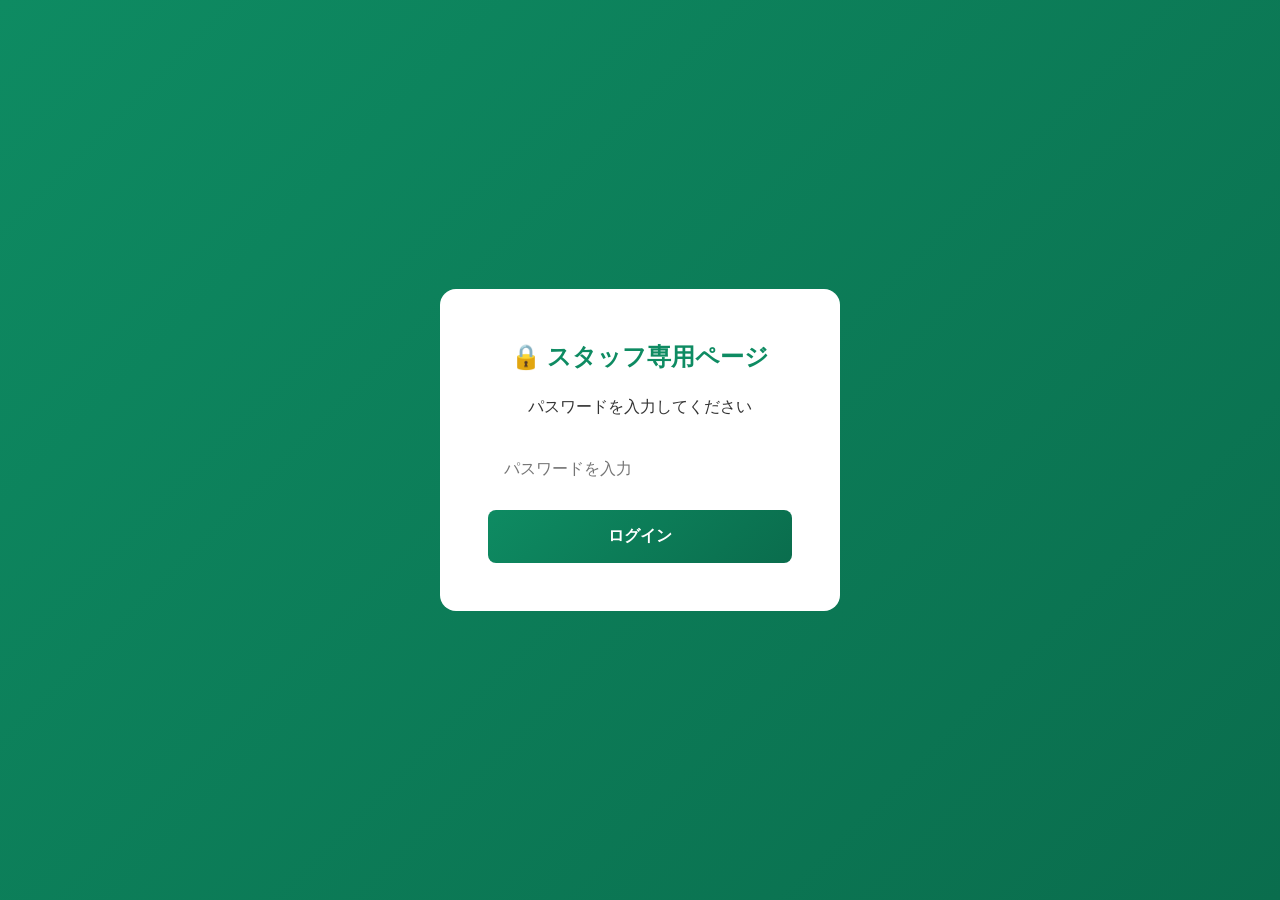
<file: staff/mtg-day3.html>
<!DOCTYPE html>
<html lang="ja">
<head>
    <meta charset="UTF-8">
    <meta name="viewport" content="width=device-width, initial-scale=1.0">
    <link rel="icon" type="image/svg+xml" href="../assets/fav/favicon.svg">
    <meta name="robots" content="noindex, nofollow">
    <title>3日目 MTG | BeEngineer Camp</title>
    <link rel="stylesheet" href="../styles.css">
    <link rel="stylesheet" href="styles.css">
</head>
<body class="staff-page">
    <!-- パスワード入力画面 -->
    <div class="password-overlay" id="passwordOverlay">
        <div class="password-box">
            <h2>🔒 スタッフ専用ページ</h2>
            <p>パスワードを入力してください</p>
            <input 
                type="password" 
                class="password-input" 
                id="passwordInput" 
                placeholder="パスワードを入力"
            />
            <button class="password-btn" id="passwordBtn">ログイン</button>
            <p class="password-error" id="passwordError">❌ パスワードが正しくありません</p>
        </div>
    </div>

    <!-- メインコンテンツ -->
    <div id="mainContent" class="content-hidden">
        <!-- ハンバーガー / サイドバー / オーバーレイ（共通コンポーネント / assets/sidebar.js が描画） -->
        <div id="site-sidebar" data-variant="staff-mtg"></div>

        <!-- メインコンテンツ -->
        <main class="main-content">
            <!-- ヘッダー -->
            <section id="hero" class="hero">
                <div class="hero-content">
                    <div class="hero-panel">
                        <span class="staff-badge">🔒 スタッフ専用</span>
                        <h1 class="hero-title">3日目 MTG</h1>
                        <p class="hero-subtitle">BeEngineer Programming Camp<br>始礼・終礼</p>
                        <div class="hero-date">8/10<small>(月)</small></div>
                        <div class="hero-location">📍 ロゴスランド京都（京都府城陽市）</div>
                    </div>
                </div>
            </section>

            <!-- MTGコンテンツ -->
            <section class="section">
                <div class="container">
                    <!-- 始礼 -->
                    <div class="mtg-section" data-mtg-section id="shirei">
                        <div class="mtg-header">
                            <h2 class="mtg-title">📝 始礼（6:00～）</h2>
                            <span class="mtg-toggle-icon">▼</span>
                        </div>
                        <div class="mtg-content">
                            <div class="mtg-inner">
                                <h3 class="mtg-subtitle">🎯 本日の目標</h3>
                                <ul class="mtg-list">
                                    <li>最終日の緊張感を保ちつつ、良い締めくくりを</li>
                                    <li>閉講式で3日間の成果を実感させる</li>
                                    <li>楽器演奏と閉講式の時間重複への対応</li>
                                    <li>忘れ物ゼロでの解散</li>
                                </ul>

                                <h3 class="mtg-subtitle">✅ 確認事項</h3>
                                <ul class="mtg-list">
                                    <li><strong>起床時間:</strong> 6:30～7:00 各部屋</li>
                                    <li><strong>朝食・点呼:</strong> 7:00～8:00 1Fレストラン</li>
                                    <li><strong>荷物移動:</strong> 8:00～9:00 朝活時、荷物を持って研修室へ</li>
                                    <li><strong>楽器演奏:</strong> 11:00～12:30 屋内（閉講式時間と重複・特に注意）</li>
                                    <li><strong>閉講式:</strong> 12:00～13:00 研修室1～4（空気作り重要）</li>
                                    <li><strong>解散:</strong> 13:00～ エントランス（保護者対応・駅誘導）</li>
                                </ul>

                                <h3 class="mtg-subtitle">👥 役割分担</h3>
                                <div class="role-grid">
                                    <div class="role-card">
                                        <h4>📸 撮影担当</h4>
                                        <p>全員で対応！</p>
                                        <small>朝食・授業・閉講式・集合写真</small>
                                    </div>
                                    <div class="role-card">
                                        <h4>💻 授業担当</h4>
                                        <p>井ノ本</p>
                                        <small>9:00～12:00</small>
                                    </div>
                                    <div class="role-card">
                                        <h4>🏆 閉講式進行</h4>
                                        <p>全員で盛り上げる！</p>
                                        <small>12:00～13:00</small>
                                    </div>
                                    <div class="role-card">
                                        <h4>🚗 解散対応</h4>
                                        <p>全スタッフ</p>
                                        <small>エントランス・駅誘導・昼食チームに留意</small>
                                    </div>
                                </div>

                                <h3 class="mtg-subtitle">⚠️ 重要注意事項</h3>
                                <ul class="mtg-list">
                                    <li>🏆 <strong>閉講式の空気作り:</strong> 繋がから始まり、キュッと締める</li>
                                    <li>🧳 <strong>荷物管理:</strong> 朝活後に荷物を持って研修室へ（忘れ物注意）</li>
                                    <li>🔍 <strong>忘れ物確認:</strong> 各部屋・教室の最終チェック徹底</li>
                                    <li>👋 <strong>保護者対応:</strong> 丁寧な挨拶、3日間の様子共有</li>
                                </ul>

                                <h3 class="mtg-subtitle">📋 タイムライン</h3>
                                <div class="timeline">
                                    <div class="timeline-item">
                                        <span class="timeline-time">6:30～7:00</span>
                                        <span class="timeline-desc">起床・点呼</span>
                                    </div>
                                    <div class="timeline-item">
                                        <span class="timeline-time">7:00～8:00</span>
                                        <span class="timeline-desc">朝食（1Fレストラン）</span>
                                    </div>
                                    <div class="timeline-item">
                                        <span class="timeline-time">8:00～9:00</span>
                                        <span class="timeline-desc">朝活（研修室1～4）荷物を持って研修室へ</span>
                                    </div>
                                    <div class="timeline-item">
                                        <span class="timeline-time">9:00～12:00</span>
                                        <span class="timeline-desc">授業（研修室1～4）</span>
                                    </div>
                                    <div class="timeline-item">
                                        <span class="timeline-time">12:00～13:00</span>
                                        <span class="timeline-desc">🏆 閉講式（研修室1～4）</span>
                                    </div>
                                    <div class="timeline-item">
                                        <span class="timeline-time">13:00～</span>
                                        <span class="timeline-desc">🏁 解散（動きに注意） ※昼食チームの誘導を！</span>
                                    </div>
                                </div>
                            </div>
                        </div>
                    </div>

                    <!-- 終礼 -->
                    <div class="mtg-section" data-mtg-section id="shurei">
                        <div class="mtg-header">
                            <h2 class="mtg-title">📝 終礼（解散後）</h2>
                            <span class="mtg-toggle-icon">▼</span>
                        </div>
                        <div class="mtg-content">
                            <div class="mtg-inner">
                                <h3 class="mtg-subtitle">✅ 3日間の総括</h3>
                                <ul class="mtg-list">
                                    <li><strong>全体の評価</strong></li>
                                    <li><strong>特に良かった点</strong></li>
                                    <li><strong>改善すべき点</strong></li>
                                    <li><strong>次回への提案</strong></li>
                                </ul>

                                <h3 class="mtg-subtitle">👥 生徒の成長</h3>
                                <ul class="mtg-list">
                                    <li><strong>技術面での成長</strong></li>
                                    <li><strong>コミュニケーション面</strong></li>
                                    <li><strong>自主性・主体性</strong></li>
                                    <li><strong>チームワーク</strong></li>
                                </ul>

                                <h3 class="mtg-subtitle">📝 本日の振り返り</h3>
                                <ul class="mtg-list">
                                    <li><strong>閉講式の様子</strong></li>
                                    <li><strong>解散対応</strong></li>
                                    <li><strong>忘れ物</strong></li>
                                    <li><strong>保護者からの反応</strong></li>
                                    <li><strong>トラブル・事故</strong></li>
                                </ul>

                                <h3 class="mtg-subtitle">📊 スタッフ各自の感想・反省</h3>
                                <ul class="mtg-list">
                                    <li><strong>井ノ本:</strong></li>
                                    <li><strong>藤原:</strong></li>
                                    <li><strong>市川:</strong></li>
                                    <li><strong>東:</strong></li>
                                    <li><strong>山口:</strong></li>
                                    <li><strong>内田:</strong></li>
                                    <li><strong>牧:</strong></li>
                                    <li><strong>河村:</strong></li>
                                    <li><strong>杉野:</strong></li>
                                </ul>

                                <h3 class="mtg-subtitle">✅ 終了後の作業</h3>
                                <ul class="mtg-list">
                                    <li>□ 全教室の最終チェック完了</li>
                                    <li>□ 備品の返却・片付け完了</li>
                                    <li>□ 施設への挨拶・精算完了</li>
                                    <li>□ 忘れ物リストの作成</li>
                                    <li>□ 写真・動画の整理</li>
                                    <li>□ 報告書の作成（期限：）</li>
                                    <li>□ 各校舎への連絡</li>
                                </ul>

                                <h3 class="mtg-subtitle">🎉 お疲れ様でした！</h3>
                                <p style="color: var(--color-text); line-height: 1.8; margin-top: 1rem;">
                                    3日間の合宿、本当にお疲れ様でした！<br>
                                    生徒たちの成長を間近で見守ることができ、スタッフ一同、貴重な経験となりました。<br>
                                    このファイルは今後の合宿運営の参考資料として保管してください。
                                </p>
                            </div>
                        </div>
                    </div>
                </div>
            </section>

            <!-- フッター（共通コンポーネント / assets/footer.js が描画） -->
            <div id="site-footer"></div>
        </main>
    </div>

    <!-- JavaScript -->
    <script src="../assets/sidebar.js"></script>
    <script src="../script.js"></script>
    <script src="auth.js"></script>
    <script src="mtg.js"></script>
    <script src="../assets/footer.js"></script>
</body>
</html>
</file>
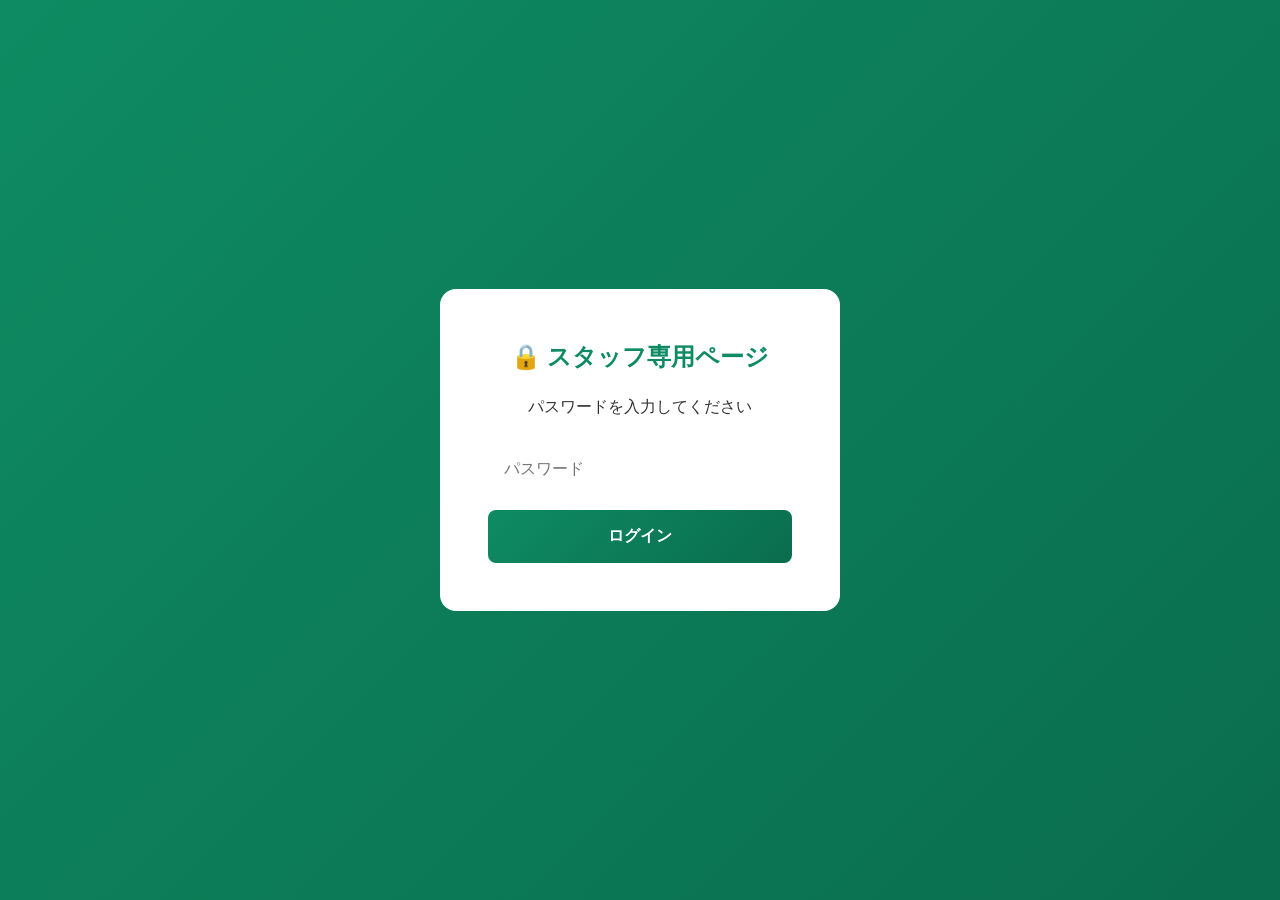
<file: staff/schedule.html>
<!DOCTYPE html>
<html lang="ja">
<head>
    <meta charset="UTF-8">
    <meta name="viewport" content="width=device-width, initial-scale=1.0">
    <link rel="icon" type="image/svg+xml" href="../assets/fav/favicon.svg">
    <meta name="robots" content="noindex, nofollow">
    <title>スタッフ専用 - 詳細スケジュール | BeEngineer Camp</title>
    <link rel="stylesheet" href="../styles.css">
    <link rel="stylesheet" href="styles.css">
</head>
<body class="staff-page">
    <!-- パスワード入力画面 -->
    <div class="password-overlay" id="passwordOverlay">
        <div class="password-box">
            <h2>🔒 スタッフ専用ページ</h2>
            <p>パスワードを入力してください</p>
            <input 
                type="password" 
                class="password-input" 
                id="passwordInput" 
                placeholder="パスワード"
                autocomplete="off"
            >
            <button class="password-btn" id="passwordBtn">ログイン</button>
            <p class="password-error" id="passwordError">パスワードが正しくありません</p>
        </div>
    </div>

    <!-- メインコンテンツ（パスワード認証後に表示） -->
    <div class="content-hidden" id="mainContent">
        <!-- ハンバーガー / サイドバー / オーバーレイ（共通コンポーネント / assets/sidebar.js が描画） -->
        <div id="site-sidebar" data-variant="staff"></div>

        <!-- メインコンテンツ -->
        <main class="main-content">
            <!-- ヘッダー -->
            <section id="hero" class="hero">
                <div class="hero-content">
                    <div class="hero-panel">
                        <span class="staff-badge">🔒 スタッフ専用</span>
                        <h1 class="hero-title">詳細スケジュール</h1>
                        <p class="hero-subtitle">BeEngineer Programming Camp<br>運営用タイムテーブル</p>
                        <div class="hero-date">8/8<small>(土)</small> ー 8/10<small>(月)</small></div>
                        <div class="hero-location">📍 ロゴスランド京都（京都府城陽市）</div>
                    </div>
                </div>
            </section>

            <!-- 詳細スケジュール -->
            <section id="schedule" class="section">
                <div class="container">
                    <h2 class="section-title">詳細タイムテーブル</h2>
                    <p class="section-desc">
                        スタッフ向けの詳細スケジュールです。生徒向け（TOP）とは別データで管理しています。
                    </p>

                    <!-- タブメニュー -->
                    <div class="schedule-tabs">
                        <button class="tab-btn active" data-tab="day1">
                            <span class="tab-emoji">📅</span> 1日目 - 8/8(土)
                        </button>
                        <button class="tab-btn" data-tab="day2">
                            <span class="tab-emoji">📅</span> 2日目 - 8/9(日)
                        </button>
                        <button class="tab-btn" data-tab="day3">
                            <span class="tab-emoji">📅</span> 3日目 - 8/10(月)
                        </button>
                    </div>

                    <div class="detailed-schedule">
                        <!-- 1日目 -->
                        <div class="day-section tab-content active" id="day1">
                            <table>
                                <thead>
                                    <tr>
                                        <th class="time-col">時刻</th>
                                        <th class="location-col">場所（教室）</th>
                                        <th class="activity-col">内容</th>
                                        <th class="note-col">担当・備考</th>
                                    </tr>
                                </thead>
                                <tbody data-staff-schedule-tbody="day1">
                                    <!-- staff/schedule.js が staff/schedule-data.js から描画 -->
                                </tbody>
                            </table>
                        </div>

                        <!-- 2日目 -->
                        <div class="day-section tab-content" id="day2">
                            <table>
                                <thead>
                                    <tr>
                                        <th class="time-col">時刻</th>
                                        <th class="location-col">場所（教室）</th>
                                        <th class="activity-col">内容</th>
                                        <th class="note-col">担当・備考</th>
                                    </tr>
                                </thead>
                                <tbody data-staff-schedule-tbody="day2">
                                    <!-- staff/schedule.js が staff/schedule-data.js から描画 -->
                                </tbody>
                            </table>
                        </div>

                        <!-- 3日目 -->
                        <div class="day-section tab-content" id="day3">
                            <table>
                                <thead>
                                    <tr>
                                        <th class="time-col">時刻</th>
                                        <th class="location-col">場所（教室）</th>
                                        <th class="activity-col">内容</th>
                                        <th class="note-col">担当・備考</th>
                                    </tr>
                                </thead>
                                <tbody data-staff-schedule-tbody="day3">
                                    <!-- staff/schedule.js が staff/schedule-data.js から描画 -->
                                </tbody>
                            </table>
                        </div>

                        <!-- 食事情報 -->
                        <div class="info-box meals-info-box">
                            <h3 class="info-box-title">🍽️ 食事情報</h3>
                            
                            <h4 class="info-box-subtitle">📅 1日目（8/8）</h4>
                            <ul class="info-box-list with-margin-bottom">
                                <li>🍜 <strong>夕食:</strong> 1Fレストラン（17:00～18:00）</li>
                            </ul>

                            <h4 class="info-box-subtitle">📅 2日目（8/9）</h4>
                            <ul class="info-box-list with-margin-bottom">
                                <li>🍳 <strong>朝食:</strong> 1Fレストラン（8:00～9:00）</li>
                                <li>🍜 <strong>昼食:</strong> 研修室1～4（12:00～13:00）</li>
                                <li>🍖 <strong>夕食（BBQ）:</strong> 外ピラミッドTAKIBI1～4，6（17:00～20:00）</li>
                            </ul>

                            <h4 class="info-box-subtitle">📅 3日目（8/10）</h4>
                            <ul class="info-box-list no-margin-bottom">
                                <li>🍳 <strong>朝食:</strong> 1Fレストラン（7:00～8:00）</li>
                            </ul>
                        </div>
                        
                        <!-- 重要事項 -->
                        <div class="info-box important-info-box">
                            <h3 class="info-box-title">📝 重要事項・チェックリスト</h3>
                            <ul class="info-box-list">
                                <li>✅ 緊急連絡先リストを常に携帯</li>
                                <li>✅ 救急箱・AEDの場所を確認（館内マップ確認）</li>
                                <li>✅ アレルギー情報の再確認（食事前に必ず確認）</li>
                                <li>✅ カメラ・撮影機材のバッテリー確認</li>
                                <li>✅ 参加者の健康状態を常に把握（毎朝の点呼時確認）</li>
                                <li>✅ Wi-Fi接続情報の共有準備</li>
                                <li>✅ 研修室1～4の事前確認（場所・設備）</li>
                                <li>✅ 大浴場利用時間の管理（男子21:00～22:00）</li>
                                <li>✅ 班長会議の進行準備（21:00～、各日）</li>
                            </ul>
                        </div>
                        
                        <!-- その他注意事項 -->
                        <div class="info-box other-notes-box">
                            <h3 class="info-box-title">⚠️ その他注意事項</h3>
                            <ul class="info-box-list">
                                <li>🛁 <strong>大浴場:</strong> 23時まで利用可能</li>
                                <li>🚗 <strong>駐車場:</strong> 無料（30分間）でご利用いただけます</li>
                                <li>🚃 <strong>アクセス:</strong> JR城陽駅バス（13:07～）で参加者導線を確保</li>
                                <li>📱 <strong>連絡体制:</strong> スタッフ間の連絡手段を確認</li>
                                <li>🔒 <strong>貴重品管理:</strong> 参加者への注意喚起を徹底</li>
                                <li>📸 <strong>写真撮影:</strong> 保護者への共有用に随時撮影</li>
                            </ul>
                        </div>
                    </div>
                </div>
            </section>
        </main>

        <!-- フッター（共通コンポーネント / assets/footer.js が描画） -->
        <div id="site-footer"></div>
    </div>

    <!-- JavaScript -->
    <script src="schedule-data.js"></script>
    <script src="schedule.js"></script>
    <script src="../assets/sidebar.js"></script>
    <script src="../script.js"></script>
    <script src="auth.js"></script>
    <script src="../assets/footer.js"></script>
</body>
</html>
</file>
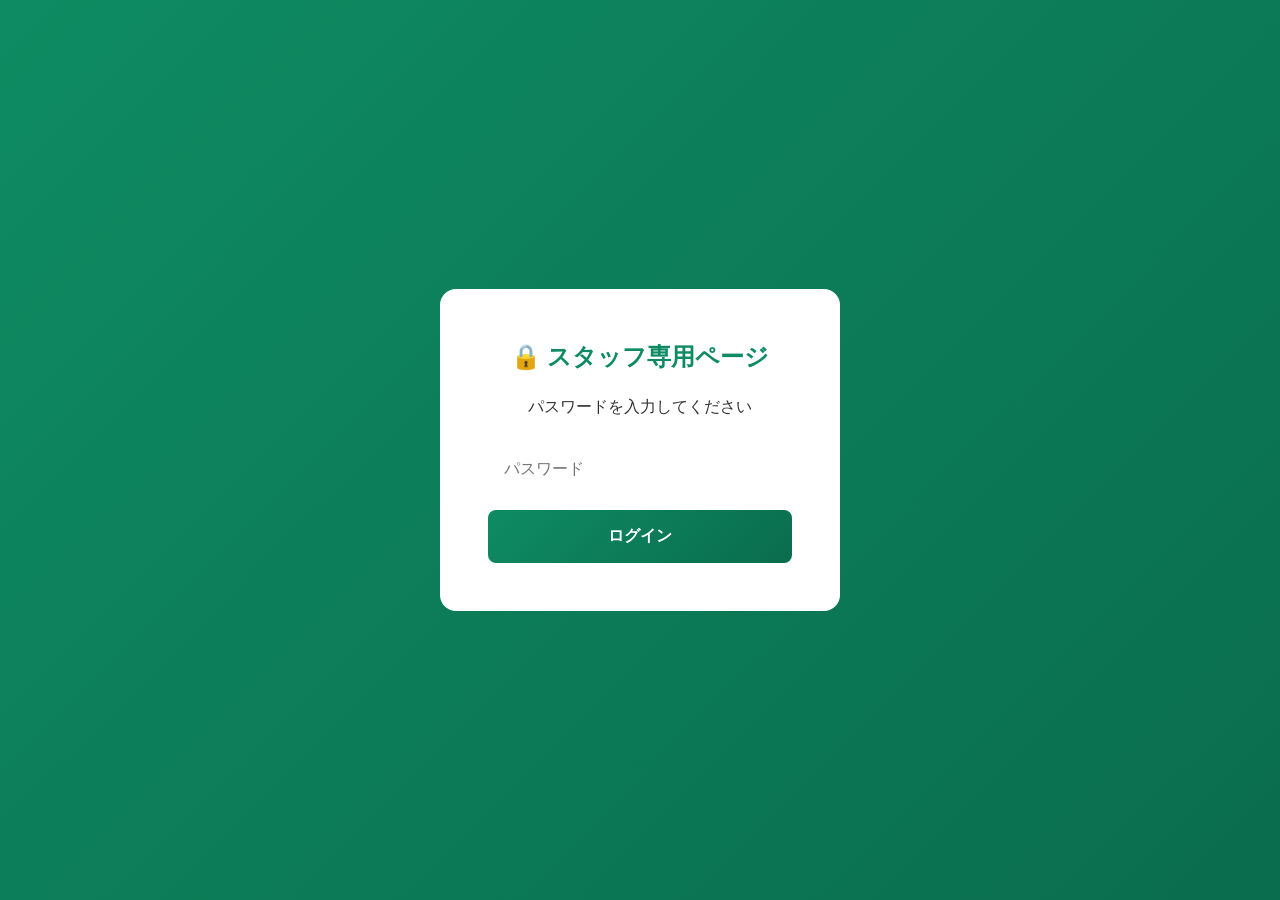
<file: staff/tokyo-arrival.html>
<!DOCTYPE html>
<html lang="ja">
<head>
    <meta charset="UTF-8">
    <meta name="viewport" content="width=device-width, initial-scale=1.0">
    <link rel="icon" type="image/svg+xml" href="../assets/fav/favicon.svg">
    <title>東京・横浜チーム 行き帰りスケジュール | BeEngineer Programming Camp</title>
    <link rel="stylesheet" href="../styles.css">
    <link rel="stylesheet" href="styles.css">
</head>
<body>
    <!-- パスワード入力画面 -->
    <div class="password-overlay" id="passwordOverlay">
        <div class="password-box">
            <h2>🔒 スタッフ専用ページ</h2>
            <p>パスワードを入力してください</p>
            <input 
                type="password" 
                id="passwordInput" 
                class="password-input" 
                placeholder="パスワード"
                autocomplete="off"
            >
            <button id="passwordBtn" class="password-btn">ログイン</button>
            <p id="passwordError" class="password-error"></p>
        </div>
    </div>

    <!-- メインコンテンツ（パスワード認証後に表示） -->
    <div class="content-hidden" id="mainContent">
        <!-- ハンバーガー / サイドバー / オーバーレイ（共通コンポーネント / assets/sidebar.js が描画） -->
        <div id="site-sidebar" data-variant="staff"></div>

        <!-- メインコンテンツ -->
        <main class="main-content">
            <!-- ヘッダー -->
            <section id="hero" class="hero">
                <div class="hero-content">
                    <div class="hero-panel">
                        <span class="staff-badge">🔒 スタッフ専用</span>
                        <h1 class="hero-title">東京・横浜チーム<br>行き帰りスケジュール</h1>
                        <p class="hero-subtitle">BeEngineer Programming Camp<br>飯田橋校・横浜校（合宿参加者向け）</p>
                        <div class="hero-date">8/8<small>(土)</small> 行き ／ 8/10<small>(月)</small> 帰り</div>
                        <div class="hero-location">📍 ロゴスランド京都（京都府城陽市）</div>
                    </div>
                </div>
            </section>

            <!-- 東京・横浜チーム 行き帰りスケジュール -->
            <section id="tokyo-schedule" class="section">
                <div class="container">
                    <h2 class="section-title">行き帰りタイムスケジュール</h2>
                    <p class="section-desc">
                        合宿参加者（飯田橋校・横浜校）の移動詳細と、保護者へのお願い事項です。
                    </p>

                    <div class="arrival-tabs">
                        <button class="arrival-tab-btn active" data-arrival-tab="outbound">
                            <span class="arrival-time">8/8(土)</span>
                            <span class="arrival-label">行き（のぞみ353号）</span>
                        </button>
                        <button class="arrival-tab-btn" data-arrival-tab="return">
                            <span class="arrival-time">8/10(月)</span>
                            <span class="arrival-label">帰り（のぞみ440号）</span>
                        </button>
                    </div>

                    <div class="arrival-content active" id="outbound">
                        <div data-travel-schedule="outbound"></div>
                    </div>

                    <div class="arrival-content" id="return">
                        <div data-travel-schedule="return"></div>
                    </div>

                    <div class="travel-staff-notes">
                        <h3>📋 スタッフ向けメモ</h3>
                        <ul>
                            <li><strong>行き：</strong>東京駅 18番線・6号車で合流 → 新横浜で乗車確認 → 13:15 プラムイン城陽着</li>
                            <li><strong>帰り：</strong>13:00 現地昼食（各自負担）→ 14:29 バス発 → 16:06 京都発 → 18:02 新横浜 / 18:21 東京で解散</li>
                            <li><strong>連絡：</strong>新幹線乗車前・下車前に参加者へ声かけ。座席番号・LINE登録の確認を</li>
                            <li><strong>ICカード：</strong>JR在来線・バス利用のため、1000円以上チャージを事前案内</li>
                        </ul>
                    </div>
                </div>
            </section>
        </main>

        <!-- フッター（共通コンポーネント / assets/footer.js が描画） -->
        <div id="site-footer"></div>
    </div>

    <script src="../assets/sidebar.js"></script>
    <script src="tokyo-travel-data.js"></script>
    <script src="tokyo-travel.js"></script>
    <script src="../script.js"></script>
    <script src="auth.js"></script>
    <script src="../assets/footer.js"></script>
</body>
</html>
</file>
<file: styles.css>
﻿/* ============================================
   BeEngineer Programming Camp - Styles
   ロゴスランド風デザイン
   ============================================ */

:root {
  /* メインカラー */
  --color-primary: #0E8B62;
  --color-secondary: #F47F2E;
  --color-accent: #FF6B6B;
  --color-bg: #FAFAF8;
  --color-white: #FFFFFF;
  --color-text: #333333;
  --color-text-light: #666666;
  
  /* パステルカラー */
  --color-pastel-blue: #A8D5E2;
  --color-pastel-yellow: #FFF4B8;
  --color-pastel-pink: #FFD4D4;
  --color-pastel-green: #C8E6C9;
  
  /* レイアウト */
  --sidebar-width: 240px;
  --spacing-unit: 1rem;
  --border-radius: 16px;
  --shadow-soft: 0 4px 20px rgba(0, 0, 0, 0.08);
  --shadow-hover: 0 8px 30px rgba(0, 0, 0, 0.12);
}

/* ============================================
   リセット & ベース
   ============================================ */

* {
  margin: 0;
  padding: 0;
  box-sizing: border-box;
}

html {
  scroll-behavior: smooth;
}

body {
  font-family: 'Segoe UI', 'Yu Gothic UI', 'Meiryo', sans-serif;
  background-color: var(--color-bg);
  color: var(--color-text);
  line-height: 1.7;
  overflow-x: hidden;
}

img {
  max-width: 100%;
  height: auto;
  display: block;
}

a {
  text-decoration: none;
  color: inherit;
  transition: all 0.3s ease;
}

/* ============================================
   サイドバー（左側固定）
   ============================================ */

.sidebar {
  position: fixed;
  left: 0;
  top: 0;
  width: var(--sidebar-width);
  height: 100vh;      /* フォールバック */
  height: 100dvh;     /* モバイルのアドレスバー可変分を考慮した実可視高さ */
  background: linear-gradient(180deg, var(--color-primary) 0%, #0a6d4d 100%);
  color: var(--color-white);
  padding: 1rem 0.8rem;
  display: flex;
  flex-direction: column;
  z-index: 1000;
  box-shadow: 4px 0 20px rgba(0, 0, 0, 0.1);
  overflow: visible;
}

.sidebar-logo {
  text-align: center;
  margin-bottom: 1rem;
  display: flex;
  flex-direction: column;
  align-items: center;
}

.sidebar-logo h1 {
  font-size: 1.5rem;
  font-weight: bold;
  letter-spacing: 0.05em;
}

.sidebar-logo p {
  font-size: 0.75rem;
  opacity: 0.9;
  margin-top: 0.5rem;
}

.logo-text {
  font-size: 1.5rem;
  font-weight: bold;
  letter-spacing: 0.05em;
  line-height: 1.2;
  display: flex;
  align-items: center;
  gap: 0.5rem;
}

.logo-icon {
  width: 24px;
  height: 24px;
  object-fit: contain;
}

.logo-image {
  width: 150px;
  height: auto;
  object-fit: contain;
}

.logo-been {
  width: 115px;
}

.logo-separator {
  font-size: 1.2rem;
  margin: 0;
  opacity: 0.8;
  font-weight: bold;
}

.sidebar-nav {
  flex: 1;
  overflow: visible;
  max-height: calc(100vh - 200px);
}

.sidebar-nav ul {
  list-style: none;
  overflow: visible;
}

.sidebar-nav li {
  margin-bottom: 0.2rem;
}

.sidebar-nav a {
  display: block;
  padding: 0.45rem 0.7rem;
  border-radius: 8px;
  transition: all 0.3s ease;
  font-size: 0.82rem;
}

.sidebar-nav a:hover {
  background-color: rgba(255, 255, 255, 0.15);
}

.sidebar-nav a.active {
  background-color: rgba(255, 255, 255, 0.2);
  border: 2px solid var(--color-white);
  font-weight: bold;
  box-shadow: 0 2px 8px rgba(0, 0, 0, 0.2);
}

/* サブメニュー（ドロップダウン） */
.sidebar-nav .has-submenu {
  position: relative;
  overflow: visible;
}

.sidebar-nav .submenu {
  list-style: none;
  padding: 0;
  margin: 0;
  position: absolute;
  left: 100%;
  top: 0;
  margin-left: -1.5rem;
  min-width: 150px;
  background: linear-gradient(135deg, var(--color-secondary) 0%, #ff9a5a 100%);
  border-radius: 8px;
  box-shadow: 0 8px 32px rgba(0, 0, 0, 0.3);
  opacity: 0;
  visibility: hidden;
  transform: translateX(-10px);
  transition: all 0.3s ease;
  z-index: 9999;
}

.sidebar-nav .has-submenu:hover .submenu {
  opacity: 1;
  visibility: visible;
  transform: translateX(0);
}

.sidebar-nav .submenu li {
  margin: 0;
}

.sidebar-nav .submenu a {
  padding: 0.5rem 0.7rem;
  font-size: 0.78rem;
  background-color: transparent;
  border-radius: 0;
}

.sidebar-nav .submenu li:first-child a {
  border-radius: 8px 8px 0 0;
}

.sidebar-nav .submenu li:last-child a {
  border-radius: 0 0 8px 8px;
}

.sidebar-nav .submenu a:hover {
  background-color: rgba(255, 255, 255, 0.2);
}

.sidebar-footer {
  text-align: center;
  font-size: 0.6rem;
  /* footer 全体に opacity を掛けると子の吹き出しまで薄くなるため透過しない。
     キャラの淡さは .sidebar-footer-char 側の opacity で個別に表現する。 */
  opacity: 1;
  margin-top: auto;
  padding-top: 0.3rem;
  display: flex;
  align-items: center;
  /* コピーライト文を削除したため、中央寄せ＋gap でキャラ同士の距離を調整して元の位置感に戻す。 */
  justify-content: center;
  gap: 4rem;
  position: relative; /* PC：吹き出しの位置基準 */
}

.sidebar-footer-text {
  line-height: 1.4;
}

.sidebar-footer-char {
  width: 35px;
  height: auto;
  opacity: 0.8;
  flex-shrink: 0;
}

/* 旧構造（キャラのラッパー）は今は使わないが、CSS は無害なので残置 */
.sidebar-char-wrap {
  display: inline-flex;
  align-items: flex-end;
}

/* PC：吹き出しは footer の上に絶対配置（クレジットの上に重なる位置） */
.sidebar-char-bubble {
  position: absolute;
  bottom: calc(100% + 14px);
  left: 50%;
  transform: translateX(-50%);
  width: clamp(120px, 75%, 160px);
  aspect-ratio: 2 / 1;
  display: flex;
  align-items: center;
  justify-content: center;
  background-color: var(--color-secondary);
  color: #fff;
  padding: 0.6rem;
  border-radius: 0;
  font-size: 0.9rem;
  line-height: 1.35;
  font-weight: 700;
  letter-spacing: 0.02em;
  text-align: center;
  white-space: pre-line; /* 文言中の \n を改行として表示 */
  box-shadow: 0 4px 12px rgba(0, 0, 0, 0.2);
  opacity: 1;
  pointer-events: none;
  z-index: 1;
  animation: bubblePop 0.4s ease-out;
}

/* PC：しっぽは下方向（左下 or 右下） */
.sidebar-char-bubble::after {
  content: '';
  position: absolute;
  left: 14%;
  bottom: -12px;
  top: auto;
  right: auto;
  transform: none;
  width: 10px;
  height: 10px;
  background-color: var(--color-secondary);
}

.sidebar-char-bubble::before {
  content: '';
  position: absolute;
  left: calc(14% + 6px);
  bottom: -24px;
  top: auto;
  right: auto;
  width: 7px;
  height: 7px;
  background-color: var(--color-secondary);
}

.sidebar-char-bubble--right::after {
  left: auto;
  right: 14%;
}

.sidebar-char-bubble--right::before {
  left: auto;
  right: calc(14% + 6px);
}

@keyframes bubblePop {
  0% {
    opacity: 0;
    transform: translateX(-50%) translateY(4px) scale(0.92);
  }
  100% {
    opacity: 1;
    transform: translateX(-50%) translateY(0) scale(1);
  }
}

/* ============================================
  SP版：左キャラ・吹き出し・右キャラを横並び（吹き出しはやや上）
   ============================================ */
@media (max-width: 768px) {
  .sidebar-footer {
    opacity: 1; /* SP では bubble が色濃く見えるよう透過解除 */
    flex-direction: row;
    align-items: flex-end; /* キャラを下揃えの基準線に */
    justify-content: center;
    gap: 0.5rem;
    padding-top: 0.75rem; /* 吹き出しが上に出る分 */
  }

  .sidebar-footer-char-left,
  .sidebar-footer-char-right {
    flex-shrink: 0;
    height: auto;
    
    align-self: flex-end;
    margin: 0;
  }

  .sidebar-footer-char-left {
    width: 25px; 
  }


  .sidebar-footer-char-right {
    width: 30px;
  }

  .sidebar-footer-text {
    display: none;
  }

  .sidebar-char-bubble {
    position: relative;
    bottom: auto;
    left: auto;
    transform: none;
    flex: 1 1 auto;
    width: auto;
    height: 3.0rem;
    min-width: 0;
    max-width: 9.5rem;
    align-self: flex-end;
    margin-bottom: 2.85rem;
    padding: 0.45rem 0.5rem;
    font-size: 0.72rem;
    line-height: 1.25;
    box-shadow: 0 2px 8px rgba(0, 0, 0, 0.18);
    animation: bubblePopSP 0.35s ease-out;
  }
/* SP：しっぽは下方向（左下 or 右下）— 吹き出しが上にあるため */
  
  .sidebar-char-bubble::after {
    top: auto;
    bottom: -6px;
    left: 8%;
    right: auto;
    transform: none;
    width: 6px;
    height: 6px;
  }

  .sidebar-char-bubble::before {
    top: auto;
    bottom: -14px; 
    left: calc(8% - 5px);
    right: auto;
    width: 4px;
    height: 4px;
  }

  .sidebar-char-bubble--right::after {
    left: auto;
    right: 8%;
  }

  .sidebar-char-bubble--right::before {
    left: auto;
    right: calc(8% - 5px);
  }

  @keyframes bubblePopSP {
    0% {
      opacity: 0;
      transform: scale(0.88);
    }
    100% {
      opacity: 1;
      transform: scale(1);
    }
  }
}

/* ============================================
   メインコンテンツエリア
   ============================================ */

.main-content {
  margin-left: var(--sidebar-width);
  min-height: 100vh;
}

/* ============================================
   ヒーローセクション
   ============================================ */

.hero {
  position: relative;
  height: 85vh;
  display: flex;
  align-items: center;
  justify-content: center;
  background: linear-gradient(135deg, var(--color-pastel-blue) 0%, var(--color-pastel-yellow) 50%, var(--color-pastel-pink) 100%);
  overflow: hidden;
}

.hero::before {
  content: '';
  position: absolute;
  top: 0;
  left: 0;
  right: 0;
  bottom: 0;
  background-image: url('data:image/svg+xml,<svg xmlns="http://www.w3.org/2000/svg" viewBox="0 0 1200 600"><rect fill="%23A8D5E2" width="1200" height="600"/></svg>');
  background-size: cover;
  background-position: center;
  opacity: 0.3;
}

.hero-content {
  position: relative;
  z-index: 1;
  text-align: center;
  max-width: 800px;
  padding: 2rem;
}

.hero-panel {
  background-color: var(--color-white);
  padding: 3rem 2.5rem;
  border-radius: var(--border-radius);
  box-shadow: var(--shadow-soft);
  transition: transform 0.3s ease;
}

.hero-panel:hover {
  transform: scale(1.02);
}

.hero-title {
  font-size: 3rem;
  font-weight: bold;
  color: var(--color-primary);
  margin-bottom: 1.5rem;
  line-height: 1.3;
}

.hero-subtitle {
  font-size: 1.3rem;
  color: var(--color-text);
  margin-bottom: 2rem;
}

.hero-date {
  font-size: 1.5rem;
  font-weight: bold;
  color: var(--color-secondary);
  margin-bottom: 0.5rem;
}

.hero-location {
  font-size: 1.1rem;
  color: var(--color-text-light);
}

.hero-cta {
  margin-top: 2rem;
  display: inline-block;
  padding: 1rem 2.5rem;
  background: linear-gradient(135deg, var(--color-secondary) 0%, #ff9a5a 100%);
  color: var(--color-white);
  font-size: 1.1rem;
  font-weight: bold;
  border-radius: 50px;
  box-shadow: var(--shadow-soft);
  transition: all 0.3s ease;
}

.hero-cta:hover {
  transform: translateY(-3px);
  box-shadow: var(--shadow-hover);
}

/* ============================================
   セクション共通スタイル
   ============================================ */

.section {
  padding: 5rem 3rem;
}

.section:nth-child(even) {
  background-color: var(--color-white);
}

.section-title {
  font-size: 2.5rem;
  font-weight: bold;
  color: var(--color-primary);
  text-align: center;
  margin-bottom: 3rem;
  position: relative;
  padding-bottom: 1rem;
}

.section-title::after {
  content: '';
  position: absolute;
  bottom: 0;
  left: 50%;
  transform: translateX(-50%);
  width: 80px;
  height: 4px;
  background: linear-gradient(90deg, var(--color-secondary), var(--color-primary));
  border-radius: 2px;
}

.section-intro {
  text-align: center;
  margin-bottom: 3rem;
  color: var(--color-text-light);
  font-size: 1.1rem;
}

.section-desc {
  text-align: center;
  margin-bottom: 2rem;
  color: var(--color-text-light);
}

.section-note {
  text-align: center;
  margin-top: 2rem;
  color: var(--color-text-light);
  font-size: 0.95rem;
}

.container {
  max-width: 1200px;
  margin: 0 auto;
}

/* ============================================
   カードUI
   ============================================ */

.card-grid {
  display: grid;
  /* デフォルトは 1 カラム。2 カラムになる中間レンジを使わず、
     大画面でのみ 3 カラムに切り替える。 */
  grid-template-columns: 1fr;
  gap: 2rem;
}

/* 大画面（サイドバー＋セクション余白を引いても 3 カラムに収まる幅）でのみ 3 カラム */
@media (min-width: 1200px) {
  .card-grid {
    grid-template-columns: repeat(3, 1fr);
  }
}

.card {
  background-color: var(--color-white);
  border-radius: var(--border-radius);
  padding: 2rem;
  box-shadow: var(--shadow-soft);
  transition: all 0.3s ease;
}

.card:hover {
  transform: translateY(-8px);
  box-shadow: var(--shadow-hover);
}

.card-orange {
  background: linear-gradient(135deg, var(--color-secondary) 0%, #ff9a5a 100%);
  color: var(--color-white);
}

.card-green {
  background: linear-gradient(135deg, var(--color-primary) 0%, #12a876 100%);
  color: var(--color-white);
}

.card-title {
  font-size: 1.5rem;
  font-weight: bold;
  margin-bottom: 1rem;
}

.card-content {
  font-size: 1rem;
  line-height: 1.8;
}

.card-icon {
  width: 60px;
  height: 60px;
  background-color: rgba(255, 255, 255, 0.2);
  border-radius: 50%;
  display: flex;
  align-items: center;
  justify-content: center;
  font-size: 1.8rem;
  margin-bottom: 1rem;
}

/* ============================================
   ご案内セクション
   ============================================ */

/* PC版では開閉ヘッダーを非表示 */
.guide-toggle-header {
  display: none;
}

.guide-content {
  display: grid;
  grid-template-columns: 1fr 1fr;
  gap: 3rem;
  align-items: center;
  background-color: var(--color-white);
  padding: 2.5rem;
  border-radius: var(--border-radius);
  box-shadow: var(--shadow-soft);
}

.guide-text {
  display: flex;
  flex-direction: column;
  gap: 1rem;
}

.guide-main {
  font-size: 1.5rem;
  font-weight: bold;
  color: var(--color-secondary);
  margin-bottom: 0.5rem;
}

.guide-detail {
  font-size: 1.1rem;
  line-height: 1.8;
  color: var(--color-text);
}

.guide-note {
  font-size: 0.95rem;
  color: var(--color-text-light);
  background-color: var(--color-pastel-yellow);
  padding: 1rem;
  border-radius: 8px;
  margin-top: 0.5rem;
}

.guide-notice-inline {
  background: linear-gradient(135deg, #FFF3E0 0%, #FFE0B2 100%);
  border: 3px solid var(--color-secondary);
  border-radius: var(--border-radius);
  padding: 1.5rem;
  margin-top: 1.5rem;
}

.guide-image {
  border-radius: var(--border-radius);
  overflow: hidden;
  box-shadow: var(--shadow-soft);
  max-width: 100%;
}

.guide-image img {
  width: 100%;
  height: auto;
  display: block;
}

.guide-notice-item {
  display: flex;
  align-items: center;
  gap: 0.8rem;
  margin-bottom: 1.5rem;
  font-size: 1.05rem;
  line-height: 1.8;
  color: var(--color-text);
}

.guide-notice-item:last-of-type {
  margin-bottom: 1rem;
}

.guide-notice-icon {
  font-size: 1.5rem;
  flex-shrink: 0;
  line-height: 1.8;
  display: flex;
  align-items: center;
  justify-content: center;
  align-self: flex-start;
}

.guide-notice-contact {
  text-align: center;
  color: var(--color-text);
  font-size: 1rem;
  margin-top: 1rem;
  margin-bottom: 0;
  font-weight: 500;
}

.line-info-box {
  background: linear-gradient(135deg, #E8F5E9 0%, #C8E6C9 100%);
  border: 3px solid #06C755;
  border-radius: var(--border-radius);
  padding: 0;
  margin-top: 2rem;
  box-shadow: 0 6px 25px rgba(6, 199, 85, 0.15);
  overflow: hidden;
}

/* 開閉ヘッダー */
.line-toggle-header {
  display: flex;
  justify-content: space-between;
  align-items: center;
  padding: 1.5rem 2rem;
  cursor: pointer;
  transition: background-color 0.3s ease;
}

.line-toggle-header:hover {
  background-color: rgba(6, 199, 85, 0.1);
}

.line-toggle-title {
  font-size: 1.3rem;
  font-weight: bold;
  color: #06C755;
}

.line-toggle-icon {
  font-size: 1.2rem;
  color: #06C755;
  transition: transform 0.3s ease;
}

.line-info-box.active .line-toggle-icon {
  transform: rotate(180deg);
}

.line-info-content-wrapper {
  max-height: 0;
  overflow: hidden;
  opacity: 0;
  transition: max-height 0.5s ease, opacity 0.3s ease, padding 0.3s ease;
  padding: 0 2rem;
}

.line-info-box.active .line-info-content-wrapper {
  max-height: 1500px;
  opacity: 1;
  padding: 0 2rem 2rem 2rem;
}

.line-info-title {
  text-align: center;
  font-size: 1.5rem;
  color: #06C755;
  margin-bottom: 1.5rem;
  font-weight: bold;
}

.line-info-content {
  display: flex;
  flex-direction: row;
  align-items: center;
  justify-content: center;
  gap: 2rem;
}

.line-character {
  flex-shrink: 0;
}

.line-character-img {
  width: 120px;
  height: auto;
  animation: bounce 2s ease-in-out infinite;
}

.line-character-left .line-character-img {
  animation-delay: 0s;
}

.line-character-right .line-character-img {
  animation-delay: 0.3s;
}

@keyframes bounce {
  0%, 100% {
    transform: translateY(0);
  }
  50% {
    transform: translateY(-10px);
  }
}

@keyframes fadeIn {
  from {
    opacity: 0;
    transform: translateY(8px);
  }
  to {
    opacity: 1;
    transform: translateY(0);
  }
}

.line-qr-section {
  flex-shrink: 0;
  display: flex;
  flex-direction: column;
  align-items: center;
  gap: 1.5rem;
}

.line-qr-code {
  width: 200px;
  height: 200px;
  border-radius: 12px;
  box-shadow: 0 4px 15px rgba(0, 0, 0, 0.1);
  background: white;
  padding: 10px;
}

.line-link {
  margin: 0;
  text-align: center;
}

.line-link a {
  color: #06C755;
  font-size: 1.1rem;
  font-weight: bold;
  text-decoration: none;
  padding: 0.5rem 1rem;
  border: 2px solid #06C755;
  border-radius: 8px;
  background-color: rgba(6, 199, 85, 0.1);
  display: inline-block;
  transition: all 0.3s ease;
}

.line-link a:hover {
  background-color: #06C755;
  color: white;
  transform: translateY(-2px);
  box-shadow: 0 4px 12px rgba(6, 199, 85, 0.3);
}

.line-link a:active {
  transform: translateY(0);
}

.line-text-section {
  text-align: center;
}

.line-account-name {
  font-size: 1.3rem;
  color: #06C755;
  margin-bottom: 1rem;
  font-weight: bold;
}

.line-description {
  font-size: 1.05rem;
  color: var(--color-text);
  line-height: 1.8;
}

/* ============================================
   ブログ更新セクション
   ============================================ */

.blog-update-box {
  background: linear-gradient(135deg, #FFF3E0 0%, #FFE0B2 100%);
  border: 3px solid #FF9800;
  border-radius: var(--border-radius);
  padding: 0;
  margin-top: 2rem;
  box-shadow: 0 6px 25px rgba(255, 152, 0, 0.15);
  overflow: hidden;
}

.blog-update-header {
  display: flex;
  justify-content: space-between;
  align-items: center;
  padding: 1.5rem 2rem;
  cursor: pointer;
  transition: background-color 0.3s ease;
}

.blog-update-header:hover {
  background-color: rgba(255, 152, 0, 0.1);
}

.blog-update-title {
  font-size: 1.3rem;
  font-weight: bold;
  color: #FF9800;
}

.blog-update-icon {
  font-size: 1.2rem;
  color: #FF9800;
  transition: transform 0.3s ease;
}

.blog-update-box.active .blog-update-icon {
  transform: rotate(180deg);
}

.blog-update-content {
  max-height: 0;
  opacity: 0;
  overflow: hidden;
  transition: max-height 0.5s ease, opacity 0.3s ease, padding 0.3s ease;
  padding: 0 2rem;
}

.blog-update-box.active .blog-update-content {
  max-height: 1000px;
  opacity: 1;
  padding: 0 2rem 2rem 2rem;
}

.blog-update-text {
  font-size: 1.1rem;
  color: var(--color-text);
  line-height: 1.8;
  margin-bottom: 1.5rem;
  text-align: center;
}

.blog-update-link {
  text-align: center;
  margin-bottom: 1.5rem;
}

.blog-link-btn {
  display: inline-block;
  padding: 0.8rem 2rem;
  background-color: #FF9800;
  color: white;
  text-decoration: none;
  border-radius: 8px;
  font-weight: bold;
  font-size: 1.1rem;
  transition: all 0.3s ease;
  box-shadow: 0 4px 12px rgba(255, 152, 0, 0.3);
}

.blog-link-btn:hover {
  background-color: #F57C00;
  transform: translateY(-2px);
  box-shadow: 0 6px 16px rgba(255, 152, 0, 0.4);
}

.blog-link-btn:active {
  transform: translateY(0);
}

/* 開放前のボタン：見た目をロック状態に */
.blog-link-btn.is-locked {
  background-color: #B0B0B0;
  box-shadow: 0 4px 12px rgba(0, 0, 0, 0.12);
  cursor: not-allowed;
  position: relative;
}

.blog-link-btn.is-locked:hover {
  background-color: #B0B0B0;
  transform: none;
  box-shadow: 0 4px 12px rgba(0, 0, 0, 0.12);
}

/* 「準備中」トースト */
.blog-toast {
  position: fixed;
  bottom: 2rem;
  left: 50%;
  transform: translateX(-50%) translateY(20px);
  background-color: rgba(40, 40, 40, 0.95);
  color: #fff;
  padding: 0.9rem 1.4rem;
  border-radius: 8px;
  font-size: 0.95rem;
  font-weight: 500;
  box-shadow: 0 8px 24px rgba(0, 0, 0, 0.25);
  opacity: 0;
  visibility: hidden;
  pointer-events: none;
  z-index: 3000;
  transition: opacity 0.25s ease, transform 0.25s ease, visibility 0.25s ease;
  max-width: calc(100% - 2rem);
  text-align: center;
}

.blog-toast.show {
  opacity: 1;
  visibility: visible;
  transform: translateX(-50%) translateY(0);
}

.blog-update-notice {
  background-color: rgba(255, 152, 0, 0.1);
  border-radius: 8px;
  padding: 1.5rem;
  margin-top: 1.5rem;
}

.blog-notice-item {
  display: flex;
  align-items: center;
  gap: 0.8rem;
  margin-bottom: 0.8rem;
  font-size: 1rem;
  color: var(--color-text);
}

.blog-notice-item:last-child {
  margin-bottom: 0;
}

.blog-notice-icon {
  font-size: 1.3rem;
  flex-shrink: 0;
}

.blog-notice-item strong {
  color: #E65100;
}

/* PC版では開閉機能を無効化（常に表示） */
@media (min-width: 769px) {
  .blog-update-header {
    cursor: default;
  }
  
  .blog-update-header:hover {
    background-color: transparent;
  }
  
  .blog-update-icon {
    display: none;
  }
  
  .blog-update-content {
    max-height: none;
    opacity: 1;
    padding: 0 2rem 2rem 2rem;
  }
}

/* ============================================
   引率講師の紹介
   ============================================ */

/* 校舎タブ */
.teachers-tabs {
  display: flex;
  flex-wrap: wrap;
  gap: 0.75rem;
  justify-content: center;
  margin: 0 0 2rem;
}

.teachers-tab-btn {
  padding: 0.7rem 1.5rem;
  background-color: var(--color-white);
  border: 2px solid var(--color-primary);
  border-radius: 999px;
  color: var(--color-primary);
  font-size: 0.95rem;
  font-weight: 600;
  cursor: pointer;
  transition: background-color 0.25s ease, color 0.25s ease, box-shadow 0.25s ease;
  font-family: inherit;
}

.teachers-tab-btn:hover {
  background-color: rgba(14, 139, 98, 0.08);
}

.teachers-tab-btn.active {
  background-color: var(--color-primary);
  color: var(--color-white);
  box-shadow: 0 4px 12px rgba(14, 139, 98, 0.25);
}

/* 校舎パネル（タブ切り替え） */
.teachers-panel {
  display: none;
}

.teachers-panel.active {
  display: block;
  animation: fadeIn 0.4s ease;
}

/* 講師カードのグリッド（2カラム） */
.teachers-grid {
  display: grid;
  grid-template-columns: repeat(2, 1fr);
  gap: 1.5rem;
}

/* 講師カード（丸い顔・名前・詳細ボタン） */
.teacher-card {
  display: flex;
  flex-direction: column;
  align-items: center;
  text-align: center;
  background-color: var(--color-white);
  border: 2px solid var(--color-pastel-green);
  border-radius: var(--border-radius);
  box-shadow: var(--shadow-soft);
  padding: 2rem 1.5rem;
  transition: transform 0.3s ease, box-shadow 0.3s ease;
}

.teacher-card:hover {
  transform: translateY(-4px);
  box-shadow: var(--shadow-hover);
}

.teacher-card-empty {
  border-style: dashed;
  border-color: #D5D5D5;
}

/* 丸い顔写真 */
.teacher-photo-circle {
  width: 130px;
  height: 130px;
  border-radius: 50%;
  overflow: hidden;
  background-color: var(--color-pastel-green);
  border: 4px solid var(--color-white);
  box-shadow: 0 4px 14px rgba(0, 0, 0, 0.12);
  flex-shrink: 0;
}

.teacher-photo-circle img {
  width: 100%;
  height: 100%;
  object-fit: cover;
  display: block;
}

/* 写真未設定時のプレースホルダー */
.teacher-photo-placeholder {
  display: flex;
  align-items: center;
  justify-content: center;
  background-color: var(--color-bg);
  border: 2px dashed #C9C9C9;
}

.teacher-photo-icon {
  font-size: 3rem;
  opacity: 0.5;
}

.teacher-card-name {
  font-size: 1.2rem;
  font-weight: bold;
  color: var(--color-primary);
  margin: 1.2rem 0 1.3rem;
}

.teacher-card-empty .teacher-card-name {
  color: var(--color-text-light);
}

/* 詳細ボタン */
.teacher-detail-btn {
  margin-top: auto;
  padding: 0.65rem 1.8rem;
  background: linear-gradient(135deg, var(--color-secondary) 0%, #ff9a5a 100%);
  color: var(--color-white);
  border: none;
  border-radius: 50px;
  font-size: 0.95rem;
  font-weight: bold;
  font-family: inherit;
  cursor: pointer;
  transition: all 0.3s ease;
  box-shadow: 0 4px 12px rgba(244, 127, 46, 0.25);
}

.teacher-detail-btn:hover {
  transform: translateY(-2px);
  box-shadow: 0 6px 16px rgba(244, 127, 46, 0.35);
}

.teachers-empty {
  text-align: center;
  color: var(--color-text-light);
  padding: 2rem 0;
}

/* ---- 講師モーダル（ポップアップ）---- */
.teacher-modal {
  display: none;
  position: fixed;
  inset: 0;
  z-index: 2600;
  align-items: center;
  justify-content: center;
  padding: 1.5rem;
}

.teacher-modal.open {
  display: flex;
  animation: fadeIn 0.25s ease;
}

.teacher-modal-overlay {
  position: absolute;
  inset: 0;
  background-color: rgba(0, 0, 0, 0.5);
}

.teacher-modal-panel {
  position: relative;
  z-index: 1;
  background-color: var(--color-white);
  border-radius: var(--border-radius);
  width: 100%;
  max-width: 520px;
  max-height: 85vh;
  overflow-y: auto;
  padding: 2.5rem 2rem 2rem;
  text-align: center;
  box-shadow: 0 20px 60px rgba(0, 0, 0, 0.3);
}

.teacher-modal-close {
  position: absolute;
  top: 0.8rem;
  right: 0.8rem;
  width: 40px;
  height: 40px;
  border-radius: 50%;
  background-color: var(--color-bg);
  border: none;
  font-size: 1.5rem;
  line-height: 1;
  color: var(--color-text);
  cursor: pointer;
  display: flex;
  align-items: center;
  justify-content: center;
  transition: background-color 0.25s ease;
}

.teacher-modal-close:hover {
  background-color: #EAEAE6;
}

.teacher-modal-photo-area {
  display: flex;
  justify-content: center;
  margin-bottom: 1.2rem;
}

/* モーダル内の写真は元画像（長方形）を角丸で表示 */
.teacher-modal-photo-rect {
  width: 100%;
  max-width: 300px;
  border-radius: 14px;
  overflow: hidden;
  background-color: var(--color-pastel-green);
  box-shadow: 0 6px 20px rgba(0, 0, 0, 0.15);
}

.teacher-modal-photo-rect img {
  width: 100%;
  height: auto;
  display: block;
}

/* 写真プレースホルダー（モーダル・長方形） */
.teacher-modal-photo-rect.teacher-photo-placeholder {
  aspect-ratio: 3 / 4;
  display: flex;
  align-items: center;
  justify-content: center;
}

.teacher-modal-name {
  font-size: 1.5rem;
  font-weight: bold;
  color: var(--color-primary);
  margin-bottom: 1.2rem;
}

/* 所属・趣味 */
.teacher-modal-meta {
  margin: 0 0 1.5rem;
  text-align: left;
  border: 1px solid var(--color-pastel-green);
  border-radius: 10px;
  overflow: hidden;
}

.teacher-modal-meta-row {
  display: flex;
  align-items: stretch;
  border-bottom: 1px solid var(--color-pastel-green);
}

.teacher-modal-meta-row:last-child {
  border-bottom: none;
}

.teacher-modal-meta dt {
  flex-shrink: 0;
  width: 5.5rem;
  padding: 0.7rem 1rem;
  background-color: rgba(200, 230, 201, 0.35);
  color: var(--color-primary);
  font-weight: bold;
  font-size: 0.95rem;
}

.teacher-modal-meta dd {
  flex: 1;
  margin: 0;
  padding: 0.7rem 1rem;
  color: var(--color-text);
  font-size: 0.95rem;
  line-height: 1.6;
}

.teacher-modal-message {
  text-align: left;
}

.teacher-message-title {
  display: inline-block;
  font-size: 1.05rem;
  font-weight: bold;
  color: var(--color-secondary);
  margin-bottom: 0.8rem;
  padding: 0.3rem 1rem;
  background-color: var(--color-pastel-yellow);
  border-radius: 8px;
}

.teacher-modal-text {
  font-size: 1rem;
  color: var(--color-text);
  line-height: 1.9;
  white-space: pre-line;
}

/* モーダル表示中は背面のスクロールを止める */
body.teacher-modal-open {
  overflow: hidden;
}

@media (max-width: 768px) {
  .teachers-tabs {
    gap: 0.5rem;
  }

  .teachers-tab-btn {
    flex: 1 1 auto;
    padding: 0.6rem 1rem;
    font-size: 0.88rem;
  }

  .teachers-grid {
    gap: 1rem;
  }

  .teacher-card {
    padding: 1.3rem 0.8rem;
  }

  .teacher-photo-circle {
    width: 90px;
    height: 90px;
    border-width: 3px;
  }

  .teacher-photo-icon {
    font-size: 2rem;
  }

  .teacher-card-name {
    font-size: 1rem;
    margin: 0.9rem 0 1rem;
  }

  .teacher-detail-btn {
    padding: 0.55rem 1.2rem;
    font-size: 0.85rem;
  }

  .teacher-modal-panel {
    padding: 2.2rem 1.3rem 1.5rem;
  }

  .teacher-modal-photo.teacher-photo-circle {
    width: 130px;
    height: 130px;
  }

  .teacher-modal-name {
    font-size: 1.3rem;
  }
}

/* ============================================
   お知らせセクション
   ============================================ */

.news-box {
  background: linear-gradient(135deg, #FFF8EF 0%, #FFEFD9 100%);
  border: 3px solid var(--color-secondary);
  border-radius: var(--border-radius);
  padding: 0;
  margin-top: 2rem;
  box-shadow: 0 6px 25px rgba(244, 127, 46, 0.15);
  overflow: hidden;
}

/* 開閉ヘッダー（LINEセクションと同じ挙動） */
.news-toggle-header {
  display: flex;
  justify-content: space-between;
  align-items: center;
  padding: 1.5rem 2rem;
  cursor: pointer;
  transition: background-color 0.3s ease;
}

.news-toggle-header:hover {
  background-color: rgba(244, 127, 46, 0.1);
}

.news-toggle-title {
  font-size: 1.3rem;
  font-weight: bold;
  color: var(--color-secondary);
}

.news-toggle-icon {
  font-size: 1.2rem;
  color: var(--color-secondary);
  transition: transform 0.3s ease;
}

.news-box.active .news-toggle-icon {
  transform: rotate(180deg);
}

/* 開閉する中身 */
.news-content-wrapper {
  max-height: 0;
  overflow: hidden;
  opacity: 0;
  transition: max-height 0.5s ease, opacity 0.3s ease, padding 0.3s ease;
  padding: 0 2rem;
}

.news-box.active .news-content-wrapper {
  max-height: 4000px;
  opacity: 1;
  padding: 0 2rem 2rem 2rem;
}

.news-intro {
  text-align: center;
  font-size: 1.05rem;
  color: var(--color-text-light);
  line-height: 1.8;
  margin-bottom: 2rem;
}

.news-list {
  display: grid;
  grid-template-columns: repeat(2, 1fr);
  gap: 1.5rem;
}

.news-card {
  display: flex;
  flex-direction: column;
  background-color: var(--color-white);
  border-radius: 12px;
  padding: 1.5rem;
  box-shadow: var(--shadow-soft);
  border-top: 4px solid var(--color-primary);
  transition: transform 0.3s ease, box-shadow 0.3s ease;
}

.news-card:hover {
  transform: translateY(-4px);
  box-shadow: var(--shadow-hover);
}

/* カードごとにアクセントカラーを緑・オレンジで交互に */
.news-card:nth-child(even) {
  border-top-color: var(--color-secondary);
}

.news-card-icon {
  font-size: 2.2rem;
  line-height: 1;
  margin-bottom: 0.8rem;
}

/* 画像枠（顔写真など） */
.news-card-image {
  width: 75%;
  max-width: 240px;
  aspect-ratio: 4 / 3;
  border-radius: 10px;
  overflow: hidden;
  margin: 0 auto 1rem;
  background-color: var(--color-pastel-green);
}

.news-card-image img {
  width: 100%;
  height: 100%;
  object-fit: cover;
  display: block;
}

/* 画像未設定時のプレースホルダー（あとから差し替えやすい枠） */
.news-card-image-placeholder {
  display: flex;
  flex-direction: column;
  align-items: center;
  justify-content: center;
  gap: 0.4rem;
  background-color: #FAFAF8;
  border: 2px dashed #C9C9C9;
}

.news-card-image-icon {
  font-size: 2rem;
}

.news-card-image-text {
  font-size: 0.9rem;
  color: var(--color-text-light);
}

.news-card-title {
  font-size: 1.2rem;
  font-weight: bold;
  color: var(--color-primary);
  margin-bottom: 0.6rem;
}

.news-card-desc {
  font-size: 0.95rem;
  color: var(--color-text);
  line-height: 1.7;
  margin-bottom: 1.2rem;
  flex-grow: 1;
}

.news-card-link-area {
  margin-top: auto;
}

.news-card-btn {
  display: block;
  width:60%;
  text-align: center;
  padding: 0.7rem 1rem;
  background: linear-gradient(135deg, var(--color-secondary) 0%, #ff9a5a 100%);
  color: var(--color-white);
  text-decoration: none;
  border-radius: 50px;
  font-weight: bold;
  font-size: 0.95rem;
  transition: all 0.3s ease;
  box-shadow: 0 4px 12px rgba(244, 127, 46, 0.25);
  margin: 2rem auto 0;

}

.news-card-btn:hover {
  transform: translateY(-2px);
  box-shadow: 0 6px 16px rgba(244, 127, 46, 0.35);
}

/* リンク未設定時の「準備中」表示 */
.news-card-btn-disabled {
  background: #C9C9C9;
  color: var(--color-white);
  cursor: not-allowed;
  box-shadow: none;
}

.news-card-btn-disabled:hover {
  transform: none;
  box-shadow: none;
}

.news-empty {
  text-align: center;
  color: var(--color-text-light);
  padding: 2rem 0;
}

@media (max-width: 768px) {
  .news-toggle-header {
    padding: 1.2rem 1.2rem;
  }

  .news-toggle-title {
    font-size: 1.15rem;
  }

  .news-content-wrapper {
    padding: 0 1.2rem;
  }

  .news-box.active .news-content-wrapper {
    padding: 0 1.2rem 1.5rem 1.2rem;
  }

  .news-list {
    grid-template-columns: 1fr;
  }
}
/* ============================================
   開催情報バー（開催概要）
   ============================================ */

.overview-section {
  padding: 3rem;
  background: linear-gradient(135deg, var(--color-primary) 0%, #12a876 100%);
}

.overview-grid {
  display: grid;
  grid-template-columns: repeat(auto-fit, minmax(300px, 1fr));
  gap: 2rem;
  color: var(--color-white);
}

.overview-card {
  text-align: center;
  padding: 2rem;
  background-color: rgba(255, 255, 255, 0.1);
  border-radius: 16px;
}

.overview-icon {
  font-size: 3rem;
  margin-bottom: 1rem;
}

.overview-card h3 {
  font-size: 1.3rem;
  margin-bottom: 1rem;
  color: var(--color-white);
}

.overview-main {
  font-size: 1.1rem;
  font-weight: bold;
  margin-bottom: 0.5rem;
}

.overview-sub {
  font-size: 0.95rem;
  opacity: 0.9;
  margin-bottom: 1.5rem;
}

.overview-address {
  font-size: 0.9rem;
  opacity: 0.9;
  margin-bottom: 1.5rem;
}

.overview-btn {
  display: inline-block;
  padding: 0.75rem 1.5rem;
  background-color: var(--color-white);
  color: var(--color-primary);
  border-radius: 50px;
  font-weight: bold;
  font-size: 0.95rem;
  text-decoration: none;
  transition: all 0.3s ease;
  box-shadow: 0 4px 15px rgba(0, 0, 0, 0.2);
}

.overview-btn:hover {
  transform: translateY(-3px);
  box-shadow: 0 6px 20px rgba(0, 0, 0, 0.3);
}

/* ============================================
   学習内容
   ============================================ */

.chapter-number {
  font-size: 1rem;
  font-weight: bold;
  opacity: 0.8;
  margin-bottom: 0.5rem;
}

/* 学習プログラムのタブ（PC版では非表示） */
.program-tabs {
  display: none;
}

/* プログラムカードのトグル機能（SP用） */
.card-header {
  position: relative;
}

.toggle-icon {
  display: none;
  position: absolute;
  top: 0;
  right: 0;
  font-size: 1.5rem;
  transition: transform 0.3s ease;
}

/* ============================================
   スケジュール表
   ============================================ */

/* タブメニュー */
.schedule-tabs {
  display: flex;
  gap: 1rem;
  margin-bottom: 2.5rem;
  flex-wrap: wrap;
  background: linear-gradient(135deg, rgba(14, 139, 98, 0.05) 0%, rgba(14, 139, 98, 0.02) 100%);
  padding: 1rem;
  border-radius: 12px;
}

.schedule-tabs .tab-btn {
  flex: 1;
  min-width: 150px;
  padding: 1.2rem 2rem;
  background: white;
  border: 2px solid rgba(14, 139, 98, 0.2);
  border-radius: 10px;
  color: var(--color-text);
  font-size: 1.05rem;
  font-weight: 600;
  cursor: pointer;
  transition: all 0.3s ease;
  box-shadow: 0 2px 8px rgba(0, 0, 0, 0.08);
}

.schedule-tabs .tab-btn:hover {
  background: linear-gradient(135deg, rgba(14, 139, 98, 0.1) 0%, rgba(14, 139, 98, 0.05) 100%);
  border-color: var(--color-primary);
  color: var(--color-primary);
  transform: translateY(-2px);
  box-shadow: 0 4px 12px rgba(14, 139, 98, 0.2);
}

.schedule-tabs .tab-btn.active {
  background: linear-gradient(135deg, var(--color-primary) 0%, #0a6d4d 100%);
  border-color: var(--color-primary);
  color: white;
  box-shadow: 0 4px 16px rgba(14, 139, 98, 0.3);
  transform: scale(1.02);
}

.schedule-tabs .tab-btn:focus {
  outline: none;
}

.schedule-tabs .tab-btn:focus-visible {
  outline: 3px solid var(--color-primary);
  outline-offset: 3px;
}

/* PC版では横スクロールヒントを非表示 */
.schedule-table-wrapper::after {
  display: none;
}

/* PC版では SP 用カードビューを非表示 */
.schedule-mobile-container {
  display: none;
}

.schedule-table {
  width: 100%;
  border-collapse: separate;
  border-spacing: 0;
  overflow: hidden;
  border-radius: var(--border-radius);
  box-shadow: var(--shadow-soft);
  background-color: var(--color-white);
  table-layout: fixed;
}

.schedule-row.tab-content {
  display: none;
}

.schedule-row.tab-content.active {
  display: table-row;
  animation: fadeIn 0.3s ease;
}

.schedule-table th {
  background: linear-gradient(135deg, var(--color-primary) 0%, #0a6d4d 100%);
  color: var(--color-white);
  padding: 1.2rem;
  font-weight: bold;
  text-align: left;
  font-size: 1.1rem;
}

.schedule-table th:nth-child(1) {
  width: 150px;
}

.schedule-table th:nth-child(2) {
  width: 160px;
}

.schedule-table th:nth-child(3) {
  width: 25%;
}

.schedule-table th:nth-child(4) {
  width: auto;
}

.schedule-table td {
  padding: 0;
  border-bottom: none;
  vertical-align: middle;
}

.schedule-table td:nth-child(1) {
  width: 150px;
}

.schedule-table td:nth-child(2) {
  width: 160px;
}

.schedule-table td:nth-child(3) {
  width: 25%;
}

.schedule-table td:nth-child(4) {
  width: auto;
}

.schedule-table tr:last-child td {
  border-bottom: none;
}

/* テーブル行の背景をリセット */
.schedule-table tbody tr {
  background-color: transparent;
}

.schedule-detail {
  vertical-align: middle;
  padding: 0;
}

.note-item {
  color: var(--color-text-light);
  font-size: 0.9rem;
  background-color: transparent;
}

.location-item {
  color: var(--color-text);
  font-size: 0.95rem;
  background-color: transparent;
}

.schedule-toggle-icon {
  display: none;
  position: absolute;
  right: 0.5rem;
  top: 50%;
  transform: translateY(-50%);
  font-size: 1.2rem;
  transition: transform 0.3s ease;
}

.schedule-detail > div {
  padding: 0.6rem 1.2rem;
  margin-bottom: 0;
  display: flex;
  align-items: center;
  justify-content: flex-start;
  border-radius: 0;
  line-height: 1.6;
  min-height: 5.5rem;
  box-sizing: border-box;
}

/* 時間スロット */
.time-slot {
  color: var(--color-primary);
  font-size: 0.95rem;
  font-weight: bold;
  background-color: transparent;
}

/* アクティビティ */
.activity {
  color: var(--color-text);
  font-size: 1rem;
  background-color: transparent;
}

/* 各行の背景色（偶数行のみ） */
.schedule-detail > div:nth-child(odd) {
  background-color: #ffffff;
}

.schedule-detail > div:nth-child(even) {
  background-color: rgba(168, 213, 226, 0.2);
}

/* ============================================
   持ち物リスト
   ============================================ */

.checklist {
  display: grid;
  grid-template-columns: repeat(auto-fit, minmax(250px, 1fr));
  gap: 1rem;
}

.checklist-item {
  display: flex;
  align-items: center;
  background-color: var(--color-white);
  padding: 1rem 1.5rem;
  border-radius: 12px;
  box-shadow: 0 2px 10px rgba(0, 0, 0, 0.05);
  transition: all 0.3s ease;
  cursor: pointer;
}

.checklist-item:hover {
  transform: translateX(5px);
  box-shadow: 0 4px 15px rgba(0, 0, 0, 0.1);
}

.checklist-item input[type="checkbox"] {
  width: 24px;
  height: 24px;
  margin-right: 1rem;
  cursor: pointer;
  accent-color: var(--color-primary);
}

.checklist-item label {
  cursor: pointer;
  font-size: 1rem;
  flex: 1;
}

.checklist-item.checked {
  background-color: var(--color-pastel-green);
  opacity: 0.7;
}

.checklist-item.checked label {
  text-decoration: line-through;
}

/* ============================================
   アクセス
   ============================================ */

.access-content {
  width: 100%;
}

/* アクセスタブ */
.access-tabs {
  display: flex;
  gap: 1rem;
  margin-bottom: 2rem;
  border-bottom: 2px solid #e0e0e0;
}

.access-tab-btn {
  flex: 1;
  padding: 1rem 1.5rem;
  background: transparent;
  border: none;
  border-bottom: 3px solid transparent;
  color: var(--color-text-light);
  font-size: 1rem;
  font-weight: 600;
  cursor: pointer;
  transition: all 0.3s ease;
  position: relative;
  bottom: -2px;
}

.access-tab-btn:hover {
  color: var(--color-primary);
  background: rgba(168, 213, 226, 0.1);
}

.access-tab-btn.active {
  color: var(--color-primary);
  border-bottom-color: var(--color-primary);
  background: transparent;
}

.access-tab-btn:focus {
  outline: none;
}

.access-tab-btn:focus-visible {
  outline: 2px solid var(--color-primary);
  outline-offset: 2px;
}

/* 2カラムレイアウト */
.access-layout {
  display: grid;
  grid-template-columns: 1fr 1fr;
  gap: 2rem;
  align-items: start;
}

.access-tab-content-wrapper {
  min-width: 0;
}

.access-tab-content {
  display: none;
  animation: fadeIn 0.4s ease;
}

.access-tab-content.active {
  display: block;
}

.access-info-box {
  padding: 2rem;
  background: linear-gradient(135deg, #f8fffe 0%, #e8f5f3 100%);
  border-radius: 16px;
  box-shadow: var(--shadow-soft);
}

.kyoto-team-label {
  display: inline-block;
  padding: 0.5rem 1rem;
  background: var(--color-primary);
  color: white;
  border-radius: 20px;
  font-size: 0.9rem;
  font-weight: bold;
  margin-bottom: 1.5rem;
}

.access-info {
  background-color: var(--color-white);
  padding: 2rem;
  border-radius: var(--border-radius);
  box-shadow: var(--shadow-soft);
}

.access-info h3 {
  color: var(--color-primary);
  font-size: 1.3rem;
  margin-bottom: 1rem;
}

.access-info p {
  margin-bottom: 0.8rem;
  line-height: 1.8;
}

.access-subtitle {
  color: var(--color-primary);
  font-size: 1.3rem;
  margin-top: 2rem;
  margin-bottom: 1rem;
}

.access-arrow {
  margin-top: 0.5rem;
}

.access-note {
  margin-top: 1rem;
  padding: 1rem;
  border-radius: 8px;
  font-size: 0.95rem;
}

.access-note-yellow {
  background-color: var(--color-pastel-yellow);
}

.access-note-blue {
  background-color: var(--color-pastel-blue);
}

.access-note-green {
  background-color: rgba(168, 213, 226, 0.3);
  border-left: 4px solid var(--color-primary);
}

.access-flow {
  display: flex;
  flex-direction: column;
  gap: 0.5rem;
  margin: 2rem 0;
}

.flow-step {
  display: flex;
  align-items: center;
  gap: 1.5rem;
  padding: 1.2rem;
  background: white;
  border-radius: 12px;
  box-shadow: 0 2px 8px rgba(0, 0, 0, 0.05);
  transition: transform 0.2s ease, box-shadow 0.2s ease;
}

.flow-step:hover {
  transform: translateX(5px);
  box-shadow: 0 4px 12px rgba(0, 0, 0, 0.1);
}

.flow-number {
  flex-shrink: 0;
  width: 40px;
  height: 40px;
  display: flex;
  align-items: center;
  justify-content: center;
  background: var(--color-primary);
  color: white;
  font-weight: bold;
  font-size: 1.2rem;
  border-radius: 50%;
}

.flow-content {
  flex: 1;
}

.flow-content strong {
  color: var(--color-secondary);
  font-size: 1.1rem;
}

.flow-detail {
  color: var(--color-text-light);
  font-size: 0.95rem;
}

.fare-highlight {
  color: var(--color-primary);
  font-size: 1.1rem;
}

.flow-arrow {
  text-align: center;
  color: var(--color-primary);
  font-size: 1.5rem;
  font-weight: bold;
  margin: 0.3rem 0;
}

/* SP版のアクセスフロー */
.access-flow-mobile {
  display: flex;
  flex-direction: column;
  gap: 0.5rem;
  margin: 1rem 0;
}

.flow-step-mobile {
  display: flex;
  align-items: center;
  gap: 1rem;
  padding: 1rem;
  background: #f9f9f9;
  border-radius: 8px;
}

.flow-number-mobile {
  flex-shrink: 0;
  width: 32px;
  height: 32px;
  display: flex;
  align-items: center;
  justify-content: center;
  background: var(--color-primary);
  color: white;
  font-weight: bold;
  font-size: 1rem;
  border-radius: 50%;
}

.flow-text {
  flex: 1;
}

.flow-text strong {
  color: var(--color-secondary);
}

.flow-text span {
  color: var(--color-text-light);
  font-size: 0.9rem;
}

.flow-arrow-mobile {
  text-align: center;
  color: var(--color-primary);
  font-size: 1.2rem;
  font-weight: bold;
  margin: 0.2rem 0;
}

.access-map {
  border: 0;
}

.access-layout .map-container {
  position: sticky;
  top: 100px;
  border-radius: var(--border-radius);
  overflow: hidden;
  box-shadow: var(--shadow-soft);
}

/* SP版用のアクセス項目（デフォルトで非表示） */
.access-mobile {
  display: none;
}

/* SP版用の持ち物リスト（デフォルトで非表示） */
.items-mobile {
  display: none;
}

/* SP版用のスケジュールコンテナ（デフォルトで非表示） */
.schedule-mobile-container {
  display: none;
}

.map-container {
  border-radius: var(--border-radius);
  overflow: hidden;
  box-shadow: var(--shadow-soft);
  height: 400px;
  background-color: var(--color-pastel-blue);
  display: flex;
  align-items: center;
  justify-content: center;
}

.map-container iframe {
  width: 100%;
  height: 100%;
  border: none;
}

.map-placeholder {
  text-align: center;
  color: var(--color-text-light);
  padding: 2rem;
}

/* ============================================
   飲み物案内ボックス
   ============================================ */

.drink-notice {
  background: linear-gradient(135deg, #E3F2FD 0%, #BBDEFB 100%);
  border: 3px solid var(--color-primary);
  border-radius: var(--border-radius);
  padding: 2rem;
  margin-top: 2.5rem;
  box-shadow: 0 6px 25px rgba(14, 139, 98, 0.15);
  text-align: center;
}

.drink-notice .section-note {
  color: var(--color-text);
  font-size: 1.1rem;
  line-height: 1.8;
  margin: 0;
}

.drink-notice strong {
  color: var(--color-primary);
  font-size: 1.3rem;
  display: block;
  margin-bottom: 0.5rem;
}

/* ============================================
   健康管理・安全管理
   ============================================ */

.health-card {
  background: white;
  padding: 2.5rem;
  border-radius: var(--border-radius);
  box-shadow: var(--shadow-soft);
  max-width: 800px;
  margin: 0 auto;
}

.health-card h3 {
  color: var(--color-primary);
  font-size: 1.5rem;
  margin-bottom: 1rem;
}

.health-card p {
  color: var(--color-text);
  margin-bottom: 1.5rem;
  line-height: 1.8;
}

.hospital-info {
  background: linear-gradient(135deg, #f0f9ff 0%, #e0f2fe 100%);
  padding: 1.5rem;
  border-radius: 12px;
  border-left: 4px solid var(--color-primary);
  text-align: center;
}

.hospital-info h4 {
  color: var(--color-primary);
  font-size: 1.2rem;
  margin-bottom: 1.5rem;
}

.hospital-link {
  display: inline-block;
  background: linear-gradient(135deg, var(--color-primary) 0%, #0a6d4d 100%);
  color: white;
  font-weight: bold;
  text-decoration: none;
  padding: 1rem 2rem;
  border-radius: 8px;
  text-align: center;
  transition: all 0.3s ease;
  box-shadow: 0 4px 12px rgba(14, 139, 98, 0.3);
  margin-top: 0.5rem;
}

.hospital-link:hover {
  transform: translateY(-3px);
  box-shadow: 0 6px 20px rgba(14, 139, 98, 0.4);
}

/* ============================================
   お問い合わせ
   ============================================ */

.contact-grid {
  display: grid;
  grid-template-columns: repeat(auto-fit, minmax(280px, 1fr));
  gap: 2rem;
}

.contact-card {
  background: linear-gradient(135deg, var(--color-secondary) 0%, #ff9a5a 100%);
  color: var(--color-white);
  padding: 2.5rem;
  border-radius: var(--border-radius);
  text-align: center;
  box-shadow: var(--shadow-soft);
  transition: all 0.3s ease;
}

.contact-card:hover {
  transform: translateY(-5px);
  box-shadow: var(--shadow-hover);
}

.contact-card h3 {
  font-size: 1.3rem;
  margin-bottom: 1rem;
}

.contact-card a {
  color: var(--color-white);
  font-size: 1.1rem;
  font-weight: bold;
  text-decoration: underline;
}

.contact-card-emergency {
  background: linear-gradient(135deg, var(--color-primary) 0%, #12a876 100%);
}

.contact-note {
  margin-top: 1rem;
  font-size: 0.9rem;
}

/* ============================================
   フッター
   ============================================ */

.footer {
  background: linear-gradient(135deg, var(--color-primary) 0%, #0a6d4d 100%);
  color: var(--color-white);
  padding: 3rem 1rem;
  text-align: center;
  position: relative;
}

.footer-content {
  max-width: 1200px;
  margin: 0 auto;
  display: flex;
  align-items: center;
  justify-content: center;
  gap: 3rem;
  position: relative;
}

.footer-main {
  flex: 0 1 auto;
  max-width: 700px;
}

/* フッターのキャラクター */
.footer-character {
  flex-shrink: 0;
  width: 100px;
}

/* PC版のみ表示 */
@media (min-width: 769px) {
  .footer-character {
    display: flex;
    align-items: center;
    justify-content: center;
  }
}

/* SP版でも表示 */
@media (max-width: 768px) {
  .footer-character {
    display: flex;
    align-items: center;
    justify-content: center;
    width: 80px;
  }
  
  .footer-character-img {
    width: 70px;
  }
}

.footer-character-img {
  width: 90px;
  height: auto;
  display: block;
  animation: bounce 2s ease-in-out infinite;
}

.footer-character-left .footer-character-img {
  animation-delay: 0s;
}

.footer-character-right .footer-character-img {
  animation-delay: 1s;
}

/* フッター共通コンポーネントのプレースホルダー（JS注入前のCLS抑止） */
#site-footer {
  min-height: 250px;
}

.footer-logo {
  font-size: 1.5rem;
  font-weight: bold;
  margin-bottom: 1rem;
  line-height: 1.6;
}

.footer-logo a {
  color: var(--color-white);
  text-decoration: none;
  transition: opacity 0.3s ease;
}

.footer-logo a:hover {
  opacity: 0.8;
}

.footer-logo a:hover span {
  text-decoration: underline;
}

.footer-info {
  font-size: 0.95rem;
  opacity: 0.9;
  margin-bottom: 1rem;
}

.footer-links {
  display: flex;
  justify-content: center;
  gap: 2rem;
  margin: 1.5rem 0;
}

.footer-links span {
  font-size: 0.95rem;
  opacity: 0.9;
}

.footer-copyright {
  font-size: 0.85rem;
  opacity: 0.7;
  margin-top: 2rem;
}

/* ============================================
   ブログ（daily-template用）
   ============================================ */

/* ヒーロー（画像右配置 + タイトル/タグ左配置） */
.blog-hero {
  background: linear-gradient(135deg, var(--color-pastel-green) 0%, var(--color-pastel-blue) 100%);
  padding: 3rem 3rem 7rem;
  position: relative;
}

.blog-hero-inner {
  max-width: 1400px;
  margin: 0 auto;
  display: grid;
  grid-template-columns: 1fr 1fr;
  gap: 3rem;
  align-items: center;
}

.blog-hero-left {
  display: flex;
  flex-direction: column;
  gap: 1.2rem;
}

.blog-breadcrumb {
  font-size: 0.9rem;
  color: var(--color-text-light);
  display: flex;
  flex-wrap: wrap;
  gap: 0.5rem;
  align-items: center;
}

.blog-breadcrumb a {
  color: var(--color-text-light);
}

.blog-breadcrumb a:hover {
  color: var(--color-primary);
  text-decoration: underline;
}

.blog-breadcrumb .sep {
  opacity: 0.6;
}

.blog-breadcrumb .current {
  color: var(--color-text);
  font-weight: 500;
}

.blog-hero-title {
  font-size: 2.6rem;
  color: var(--color-primary);
  line-height: 1.3;
  margin: 0;
}

.blog-hero-subtitle {
  font-size: 1.1rem;
  color: var(--color-text);
  font-weight: 500;
  line-height: 1.6;
}

.blog-hero-meta {
  color: var(--color-text-light);
  font-size: 0.95rem;
  display: flex;
  flex-wrap: wrap;
  gap: 0.5rem 1rem;
}

.meta-separator {
  margin: 0 0.5rem;
  opacity: 0.5;
}

.blog-hero-tags {
  display: flex;
  flex-wrap: wrap;
  gap: 0.5rem;
  margin-top: 0.5rem;
}

.blog-tag {
  display: inline-block;
  padding: 0.35rem 0.9rem;
  border: 1px solid var(--color-primary);
  border-radius: 999px;
  font-size: 0.85rem;
  color: var(--color-primary);
  background-color: rgba(255, 255, 255, 0.6);
  line-height: 1;
}

.blog-hero-right {
  width: 100%;
}

.blog-hero-image {
  width: 100%;
  border-radius: 16px;
  overflow: hidden;
  box-shadow: 0 10px 30px rgba(0, 0, 0, 0.15);
  aspect-ratio: 3 / 2;
  background-color: rgba(255, 255, 255, 0.4);
}

.blog-hero-image img {
  width: 100%;
  height: 100%;
  object-fit: cover;
  display: block;
}

/* 2カラムレイアウト：目次 + 本文 */
.blog-layout {
  max-width: 1400px;
  margin: 0 auto;
  padding: 0 3rem;
  display: grid;
  grid-template-columns: 260px 1fr;
  gap: 2.5rem;
  align-items: start;
}

/* 目次（sticky） */
.blog-toc {
  position: sticky;
  top: 2rem;
  margin-top: -5rem; /* ヒーロー下にオーバーラップ */
  background-color: var(--color-white);
  border-radius: 12px;
  padding: 1rem 0.5rem;
  box-shadow: var(--shadow-soft);
  max-height: calc(100vh - 4rem);
  overflow-y: auto;
  z-index: 10;
}

.blog-toc-title {
  font-size: 0.85rem;
  color: var(--color-text-light);
  font-weight: 600;
  padding: 0.5rem 1rem;
  letter-spacing: 0.05em;
}

.blog-toc ul {
  list-style: none;
  margin: 0;
  padding: 0;
}

.blog-toc li {
  margin: 0;
}

.blog-toc a {
  display: flex;
  align-items: center;
  justify-content: space-between;
  gap: 0.5rem;
  padding: 0.75rem 1rem;
  color: var(--color-text);
  font-size: 0.92rem;
  line-height: 1.4;
  border-radius: 8px;
  border: 1px solid transparent;
  transition: background-color 0.2s ease, border-color 0.2s ease, color 0.2s ease;
}

.blog-toc a::after {
  content: '›';
  color: var(--color-text-light);
  font-size: 1.2rem;
  flex-shrink: 0;
}

.blog-toc a:hover {
  background-color: var(--color-bg);
  color: var(--color-primary);
}

.blog-toc a.active {
  border-color: var(--color-primary);
  color: var(--color-primary);
  background-color: var(--color-white);
  font-weight: 600;
}

.blog-content {
  margin: 0;
  padding: 3rem 0;
  min-width: 0;
}

/* ============================================
   ブログ：SP版フローティング目次ボタン + モーダル
   （PC版では非表示）
   ============================================ */

.blog-toc-fab {
  display: none;
}

.blog-toc-modal {
  display: none;
}

@media (max-width: 768px) {
  /* 右下フローティングボタン */
  .blog-toc-fab {
    display: inline-flex;
    position: fixed;
    bottom: 1.2rem;
    right: 1.2rem;
    z-index: 1500;
    align-items: center;
    gap: 0.6rem;
    padding: 0.75rem 1.3rem;
    background-color: var(--color-white);
    color: var(--color-text);
    border: 1px solid rgba(0, 0, 0, 0.15);
    border-radius: 999px;
    font-size: 0.95rem;
    font-weight: 600;
    box-shadow: 0 6px 20px rgba(0, 0, 0, 0.2);
    cursor: pointer;
  }

  .blog-toc-fab-icon {
    display: inline-flex;
    flex-direction: column;
    gap: 3px;
  }

  .blog-toc-fab-icon span {
    display: block;
    width: 16px;
    height: 1.5px;
    background-color: var(--color-text);
  }

  /* モーダル本体（オーバーレイ + パネル） */
  .blog-toc-modal {
    display: flex;
    position: fixed;
    inset: 0;
    z-index: 2500;
    background-color: rgba(0, 0, 0, 0.45);
    align-items: flex-end;
    justify-content: center;
    padding: 1rem;
    opacity: 0;
    visibility: hidden;
    transition: opacity 0.25s ease, visibility 0.25s ease;
  }

  .blog-toc-modal.open {
    opacity: 1;
    visibility: visible;
  }

  .blog-toc-modal-panel {
    background-color: var(--color-white);
    border-radius: 14px;
    width: 100%;
    max-width: 540px;
    max-height: 75vh;
    overflow-y: auto;
    padding: 0.5rem 0.75rem;
    box-shadow: 0 -10px 40px rgba(0, 0, 0, 0.25);
    transform: translateY(20px);
    transition: transform 0.25s ease;
  }

  .blog-toc-modal.open .blog-toc-modal-panel {
    transform: translateY(0);
  }

  .blog-toc-modal-close {
    position: absolute;
    top: 1rem;
    right: 1rem;
    width: 44px;
    height: 44px;
    border-radius: 50%;
    background-color: rgba(255, 255, 255, 0.9);
    border: none;
    font-size: 1.4rem;
    color: var(--color-text);
    cursor: pointer;
    display: flex;
    align-items: center;
    justify-content: center;
    box-shadow: 0 2px 10px rgba(0, 0, 0, 0.15);
  }

  .blog-toc-modal ul {
    list-style: none;
    margin: 0;
    padding: 0;
  }

  .blog-toc-modal li {
    border-bottom: 1px solid rgba(0, 0, 0, 0.08);
  }

  .blog-toc-modal li:last-child {
    border-bottom: none;
  }

  .blog-toc-modal a {
    display: flex;
    align-items: center;
    justify-content: space-between;
    gap: 0.5rem;
    padding: 1rem 0.75rem;
    color: var(--color-text);
    font-size: 0.95rem;
    line-height: 1.4;
  }

  .blog-toc-modal a::after {
    content: '⌄';
    color: var(--color-text-light);
    font-size: 1.2rem;
  }
}

.blog-section {
  background-color: var(--color-white);
  border-radius: var(--border-radius);
  padding: 2.5rem;
  margin-bottom: 2rem;
  box-shadow: var(--shadow-soft);
}

.blog-section h2 {
  color: var(--color-primary);
  font-size: 1.8rem;
  margin-bottom: 1.5rem;
}

.blog-section p {
  line-height: 1.9;
  margin-bottom: 1rem;
}

.blog-images {
  display: grid;
  grid-template-columns: repeat(auto-fit, minmax(250px, 1fr));
  gap: 1.5rem;
  margin: 2rem 0;
}

.blog-image {
  border-radius: 12px;
  overflow: hidden;
  box-shadow: 0 4px 15px rgba(0, 0, 0, 0.1);
}

.blog-image img {
  width: 100%;
  height: 250px;
  object-fit: cover;
}

.blog-image-placeholder {
  width: 100%;
  height: 250px;
  background: linear-gradient(135deg, var(--color-pastel-yellow) 0%, var(--color-pastel-pink) 100%);
  display: flex;
  align-items: center;
  justify-content: center;
  color: var(--color-text-light);
  font-size: 0.9rem;
}

.blog-closing {
  text-align: center;
  margin-top: 2rem;
  font-size: 1.2rem;
  color: var(--color-secondary);
  font-weight: bold;
}

/* 追伸セクション */
.blog-postscript {
  position: relative;
}

.blog-postscript h2 {
  color: var(--color-primary);
  font-size: 1.8rem;
  margin-bottom: 1.5rem;
}

.postscript-content {
  display: flex;
  gap: 2rem;
  align-items: flex-start;
  margin-bottom: 1.5rem;
}

.postscript-text {
  flex: 1;
}

.postscript-text p {
  line-height: 1.9;
  margin-bottom: 1rem;
}

.postscript-text-continue {
  margin-bottom: 1.5rem;
}

.postscript-text-continue p {
  line-height: 1.9;
  margin-bottom: 1rem;
}

.postscript-signature {
  text-align: right;
  margin-top: 2rem;
  margin-bottom: 0;
  font-weight: bold;
  color: var(--color-text);
  font-family: 'Brush Script MT', 'Brush Script', 'Lucida Handwriting', 'Comic Sans MS', cursive;
  font-size: 1.8rem;
  font-style: italic;
  letter-spacing: 0.15em;
  transform: rotate(-1deg);
  display: block;
  margin-left: auto;
  margin-right: 0;
}

.postscript-image {
  flex-shrink: 0;
}

.postscript-image.pc-only {
  width: 300px;
  display: block;
}

.postscript-image.sp-only {
  display: none;
  margin-top: 2rem;
  margin-bottom: 2rem;
}

.postscript-image .blog-image {
  width: 100%;
}

.postscript-image .blog-image img,
.postscript-image .blog-image-placeholder {
  width: 100%;
  height: auto;
  min-height: 200px;
  max-height: 400px;
  object-fit: cover;
}

.blog-navigation {
  text-align: center;
  margin-top: 3rem;
}

.back-to-home {
  display: inline-block;
  margin: 2rem auto;
  padding: 1rem 2rem;
  background-color: var(--color-primary);
  color: var(--color-white);
  border-radius: 50px;
  font-weight: bold;
  text-align: center;
  transition: all 0.3s ease;
}

.back-to-home:hover {
  background-color: #0a6d4d;
  transform: translateY(-3px);
}

/* ============================================
   ハンバーガーメニュー（SP用）
   ============================================ */

.hamburger {
  display: none;
  position: fixed;
  top: 1.5rem;
  right: 1.5rem;
  z-index: 2000;
  width: 50px;
  height: 50px;
  background-color: var(--color-primary);
  border: none;
  border-radius: 8px;
  cursor: pointer;
  flex-direction: column;
  justify-content: center;
  align-items: center;
  gap: 6px;
  box-shadow: 0 4px 15px rgba(0, 0, 0, 0.2);
  transition: all 0.3s ease;
}

.hamburger span {
  display: block;
  width: 25px;
  height: 3px;
  background-color: var(--color-white);
  border-radius: 2px;
  transition: all 0.3s ease;
}

.hamburger.active span:nth-child(1) {
  transform: rotate(45deg) translate(8px, 8px);
}

.hamburger.active span:nth-child(2) {
  opacity: 0;
}

.hamburger.active span:nth-child(3) {
  transform: rotate(-45deg) translate(8px, -8px);
}

/* オーバーレイ */
.overlay {
  display: none;
  position: fixed;
  top: 0;
  left: 0;
  width: 100%;
  height: 100%;
  background-color: rgba(0, 0, 0, 0.5);
  z-index: 999;
  opacity: 0;
  transition: opacity 0.3s ease;
}

.overlay.active {
  display: block;
  opacity: 1;
}

/* ============================================
   レスポンシブデザイン
   ============================================ */

@media (max-width: 1024px) {
  :root {
    --sidebar-width: 200px;
  }

  .hero-title {
    font-size: 2.5rem;
  }

  .section {
    padding: 4rem 2rem;
  }

  .access-content {
    grid-template-columns: 1fr;
  }

  /* ブログ：タブレットでは目次の幅を縮める */
  .blog-layout {
    grid-template-columns: 220px 1fr;
    padding: 0 1.5rem;
    gap: 1.5rem;
  }

  .blog-hero {
    padding: 2.5rem 1.5rem 6rem;
  }

  .blog-hero-title {
    font-size: 2rem;
  }
}

@media (max-width: 768px) {
  /* SP版：サブメニューを下に表示（タップで開閉） */
  .sidebar-nav .submenu {
    position: static;
    /* PC のドロップダウン用 left/margin-left をリセット
       （これがないと SP で submenu が左に -1.5rem ずれて切れる） */
    left: auto;
    top: auto;
    margin-left: 0;
    min-width: 0;
    width: 90%;
    transform: none;
    opacity: 1;
    visibility: visible;
    max-height: 0;
    overflow: hidden;
    transition: max-height 0.3s ease;
    background: linear-gradient(135deg, var(--color-secondary) 0%, #ff9a5a 100%);
    border-radius: 8px;
    margin-top: 0.2rem;
  }
  
  .sidebar-nav .has-submenu.active .submenu {
    max-height: 200px;
  }
  
  .sidebar-nav .submenu a {
    padding: 0.5rem 0.7rem 0.5rem 1.8rem;
    font-size: 0.78rem;
  }
  
  .sidebar-nav .has-submenu > a {
    position: relative;
    padding-right: 2.5rem;
  }
  
  .sidebar-nav .has-submenu > a::after {
    content: '▼';
    position: absolute;
    right: 1rem;
    transition: transform 0.3s ease;
  }
  
  .sidebar-nav .has-submenu.active > a::after {
    transform: rotate(180deg);
  }
  
  /* アクセス：PC版を非表示、SP版を表示 */
  .access-pc {
    display: none;
  }
  
  .access-mobile {
    display: block;
  }
  
  .access-item {
    background-color: var(--color-white);
    border-radius: var(--border-radius);
    box-shadow: var(--shadow-soft);
    margin-bottom: 1rem;
    overflow: hidden;
  }
  
  .access-item-header {
    display: flex;
    justify-content: space-between;
    align-items: center;
    padding: 1.2rem;
    cursor: pointer;
    background: linear-gradient(135deg, var(--color-primary) 0%, #12a876 100%);
    color: var(--color-white);
    font-weight: bold;
    font-size: 1.05rem;
  }
  
  .access-toggle-icon {
    font-size: 1.2rem;
    transition: transform 0.3s ease;
  }
  
  .access-item-content {
    padding: 0 1rem;
    max-height: 0;
    overflow: hidden;
    opacity: 0;
    transition: max-height 0.4s ease, opacity 0.3s ease, padding 0.3s ease;
  }
  
  .access-item.active .access-item-content {
    max-height: 1000px;
    opacity: 1;
    padding: 1rem;
  }
  
  .access-item.active .access-toggle-icon {
    transform: rotate(180deg);
  }
  
  .access-item-content p {
    margin-bottom: 0.8rem;
    line-height: 1.7;
  }
  
  .access-item-content p:last-child {
    margin-bottom: 0;
  }
  
  .map-container-mobile {
    border-radius: 8px;
    overflow: hidden;
    margin-top: 0.5rem;
  }
  
  .map-container-mobile iframe {
    width: 100%;
    height: 250px;
  }
  
  /* 持ち物リスト：PC版を非表示、SP版を表示 */
  .checklist-pc {
    display: none;
  }
  
  .items-mobile {
    display: block;
    background-color: var(--color-white);
    border-radius: var(--border-radius);
    box-shadow: var(--shadow-soft);
    overflow: hidden;
  }
  
  .items-mobile-header {
    display: flex;
    justify-content: space-between;
    align-items: center;
    padding: 1.2rem;
    cursor: pointer;
    background: linear-gradient(135deg, var(--color-secondary) 0%, #ff9a5a 100%);
    color: var(--color-white);
    font-weight: bold;
    font-size: 1.05rem;
  }
  
  .items-toggle-icon {
    font-size: 1.2rem;
    transition: transform 0.3s ease;
  }
  
  .items-mobile-content {
    padding: 0 1rem;
    max-height: 0;
    overflow: hidden;
    opacity: 0;
    transition: max-height 0.4s ease, opacity 0.3s ease, padding 0.3s ease;
  }
  
  .items-mobile.active .items-mobile-content {
    max-height: 2000px;
    opacity: 1;
    padding: 1rem;
  }
  
  .items-mobile.active .items-toggle-icon {
    transform: rotate(180deg);
  }
  
  .items-mobile .checklist {
    display: flex;
    flex-direction: column;
    gap: 0.8rem;
  }

  /* ハンバーガーメニュー表示 */
  .hamburger {
    display: flex;
  }
  
  /* サイドバーをスライドメニュー化 */
  .sidebar {
    position: fixed;
    top: 0;
    left: -100%;
    width: 280px;
    height: 100vh;      /* フォールバック */
    height: 100dvh;     /* モバイルのアドレスバー可変分を考慮した実可視高さ */
    background: linear-gradient(180deg, var(--color-primary) 0%, #0a6d4d 100%);
    padding: 1rem 0.8rem;
    z-index: 1500;
    transition: left 0.3s ease;
    overflow: hidden;
    display: flex;
    flex-direction: column;
  }
  
  .sidebar.active {
    left: 0;
  }
  
  .sidebar-logo {
    margin-bottom: 0.8rem;
    flex-shrink: 0;
  }
  
  .logo-image {
    width: 140px;
  }
  
  .logo-been {
    width: 105px;
  }
  
  .logo-separator {
    font-size: 1.1rem;
  }
  
  .sidebar-nav {
    overflow-y: auto;
    overflow-x: hidden;
    flex: 1;
    max-height: none;
    min-height: 0;
  }
  
  .sidebar-nav ul {
    display: flex;
    flex-direction: column;
    gap: 0;
    overflow: visible;
  }
  
  .sidebar-nav li {
    margin-bottom: 0.2rem;
  }
  
  .sidebar-nav a {
    padding: 0.65rem 0.7rem;
    font-size: 0.85rem;
  }

  /* SP版：トップレベルの項目もスクロールバーと余白を取るため 90% 幅に
     （submenu 内の項目は除外して submenu 内では full width のまま） */
  .sidebar-nav > ul > li > a {
    width: 90%;
  }

  .sidebar-nav a.active {
    background-color: rgba(255, 255, 255, 0.25);
    border: 2px solid var(--color-white);
  }
  
  .sidebar-footer {
    flex-shrink: 0;
    padding-bottom: 0.5rem;
  }

  /* 旧: .sidebar-footer-char { width: 30px } を削除。
     後勝ち上書きで line 335 ブロックの left/right 個別 width を打ち消していた。
     左右別サイズは line 335 SP ブロックで定義済み。 */

  .main-content {
    margin-left: 0;
  }
  
  .hero {
    height: 70vh;
  }
  
  .hero-content {
    max-width: 95%;
    width: 95%;
    padding: 1rem;
  }
  
  .hero-panel {
    padding: 2rem;
    width: 100%;
  }
  
  .hero-title {
    font-size: 2rem;
    margin-bottom: 1rem;
  }
  
  .hero-subtitle {
    font-size: 1.05rem;
    line-height: 1.6;
    margin-bottom: 1.5rem;
  }
  
  .hero-date {
    font-size: 1.1rem;
    margin-bottom: 0.5rem;
  }
  
  .hero-location {
    font-size: 0.95rem;
    margin-bottom: 0;
  }
  
  /* ご案内セクションのSP版スタイル - 開閉式 */
  .guide-toggle-wrapper {
    background-color: var(--color-white);
    border-radius: var(--border-radius);
    box-shadow: var(--shadow-soft);
    overflow: hidden;
  }
  
  .guide-toggle-header {
    display: flex;
    justify-content: space-between;
    align-items: center;
    padding: 1.2rem;
    background: linear-gradient(135deg, var(--color-secondary) 0%, #ff9a5a 100%);
    color: var(--color-white);
    cursor: pointer;
    user-select: none;
  }
  
  .guide-toggle-title {
    font-size: 1.1rem;
    font-weight: bold;
  }
  
  .guide-toggle-icon {
    font-size: 1.2rem;
    transition: transform 0.3s ease;
  }
  
  .guide-toggle-wrapper.active .guide-toggle-icon {
    transform: rotate(180deg);
  }
  
  .guide-content {
    grid-template-columns: 1fr;
    gap: 1.5rem;
    padding: 0;
    box-shadow: none;
    max-height: 0;
    overflow: hidden;
    opacity: 0;
    transition: max-height 0.4s ease, opacity 0.3s ease, padding 0.3s ease;
  }
  
  .guide-toggle-wrapper.active .guide-content {
    max-height: 3000px;
    opacity: 1;
    padding: 1.5rem;
  }
  
  .guide-main {
    font-size: 1.2rem;
  }
  
  .guide-detail {
    font-size: 1rem;
  }
  
  .guide-note {
    font-size: 0.9rem;
    padding: 0.8rem;
  }
  
  .guide-notice-box {
    padding: 1.5rem;
    margin-top: 1.5rem;
  }
  
  .guide-notice-item {
    font-size: 1rem;
    gap: 0.6rem;
    margin-bottom: 1.2rem;
  }
  
  .guide-notice-icon {
    font-size: 1.3rem;
  }
  
  .guide-notice-contact {
    font-size: 0.95rem;
    color: var(--color-text);
    font-weight: 500;
  }
  
  .guide-notice-inline {
    padding: 1.2rem;
    margin-top: 1.2rem;
  }
  
  .line-info-box {
    padding: 0;
    margin-top: 1.5rem;
    overflow: hidden;
  }
  
  /* LINEボックスの開閉ヘッダー（SP版用のスタイル調整） */
  .line-toggle-header {
    padding: 1.2rem;
    background: linear-gradient(135deg, #06C755 0%, #05a846 100%);
    color: var(--color-white);
  }
  
  .line-toggle-title {
    font-size: 1.1rem;
    color: var(--color-white);
  }
  
  .line-toggle-icon {
    color: var(--color-white);
  }
  
  .line-toggle-icon {
    font-size: 1.2rem;
    transition: transform 0.3s ease;
  }
  
  .line-info-box.active .line-toggle-icon {
    transform: rotate(180deg);
  }
  
  .line-info-content-wrapper {
    max-height: 0;
    overflow: hidden;
    opacity: 0;
    transition: max-height 0.4s ease, opacity 0.3s ease, padding 0.3s ease;
  }
  
  .line-info-box.active .line-info-content-wrapper {
    max-height: 1500px;
    opacity: 1;
    padding: 1.5rem;
  }
  
  .line-info-title {
    font-size: 1.3rem;
    margin-bottom: 1.2rem;
  }
  
  .line-info-content {
    flex-direction: column;
    gap: 1.2rem;
  }
  
  .line-character {
    display: none;
  }
  
  .line-qr-section {
    gap: 1.2rem;
  }
  
  .line-qr-code {
    width: 180px;
    height: 180px;
  }
  
  .line-link a {
    font-size: 1rem;
    padding: 0.4rem 0.8rem;
  }
  
  .line-account-name {
    font-size: 1.2rem;
  }
  
  .line-description {
    font-size: 1rem;
  }
  
  /* 開催情報バーをSP版で2列横並びに */
  .overview-section {
    padding: 2rem 1rem;
  }
  
  .overview-grid {
    grid-template-columns: repeat(2, 1fr);
    gap: 1rem;
  }
  
  .overview-card {
    padding: 1.5rem 1rem;
  }
  
  .overview-icon {
    font-size: 2rem;
    margin-bottom: 0.5rem;
  }
  
  .overview-card h3 {
    font-size: 1rem;
    margin-bottom: 0.5rem;
  }
  
  .overview-main,
  .overview-sub,
  .overview-address {
    font-size: 0.8rem;
    margin-bottom: 0.8rem;
  }
  
  .overview-btn {
    padding: 0.6rem 1rem;
    font-size: 0.8rem;
  }
  
  .section {
    padding: 3rem 1.5rem;
  }
  
  .section-title {
    font-size: 2rem;
  }
  
  .card-grid {
    grid-template-columns: 1fr;
    gap: 1.2rem;
  }
  
  /* 学習プログラムのタブ（SP版） */
  .program-tabs {
    display: flex;
    gap: 0.5rem;
    margin-bottom: 1.5rem;
    overflow-x: auto;
    padding: 1rem 1.5rem;
    margin-left: -1rem;
    margin-right: -1rem;
    -webkit-overflow-scrolling: touch;
  }
  
  .program-tabs::before,
  .program-tabs::after {
    content: '';
    flex-shrink: 0;
    width: 0.5rem;
  }
  
  .program-tab-btn {
    flex: 1;
    min-width: 85px;
    padding: 0.6rem 0.4rem;
    background: linear-gradient(135deg, #f5f5f5 0%, #e0e0e0 100%);
    border: 2px solid var(--color-border);
    border-radius: 10px;
    cursor: pointer;
    transition: all 0.3s ease;
    display: flex;
    flex-direction: column;
    align-items: center;
    gap: 0.25rem;
    font-family: inherit;
    flex-shrink: 0;
  }
  
  .program-tab-btn .tab-icon {
    font-size: 1.3rem;
  }
  
  .program-tab-btn .tab-text {
    font-size: 0.7rem;
    font-weight: bold;
    color: var(--color-text);
  }
  
  .program-tab-btn.active {
    background: linear-gradient(135deg, var(--color-primary) 0%, #12a876 100%);
    border-color: var(--color-primary);
    transform: translateY(-2px);
    box-shadow: 0 4px 8px rgba(21, 192, 124, 0.3);
  }
  
  .program-tab-btn.active .tab-text {
    color: var(--color-white);
  }
  
  /* タブコンテンツをSP版では非表示に（タブで制御） */
  .program-card[data-tab-content] {
    display: none;
  }
  
  .program-card[data-tab-content].active {
    display: block;
  }
  
  /* プログラムカードをコンパクトに */
  .card {
    padding: 1rem;
  }
  
  .card-header {
    display: flex;
    align-items: flex-start;
    gap: 0.8rem;
    padding-bottom: 0.8rem;
  }
  
  .card-icon {
    width: 50px;
    height: 50px;
    font-size: 1.5rem;
    margin-bottom: 0;
    flex-shrink: 0;
  }
  
  .card-header-text {
    flex: 1;
    min-width: 0;
  }
  
  .chapter-number {
    font-size: 0.75rem;
    padding: 0.25rem 0.5rem;
    margin-bottom: 0.4rem;
    display: inline-block;
  }
  
  .card-title {
    font-size: 1.2rem;
    margin-bottom: 0;
    line-height: 1.4;
  }
  
  /* タブメニューのSP版スタイル */
  .schedule-tabs {
    gap: 0.5rem;
    margin-bottom: 1.5rem;
    padding: 0.8rem;
    flex-direction: column;
  }
  
  .schedule-tabs .tab-btn {
    padding: 1rem;
    font-size: 0.95rem;
    min-width: 0;
    width: 100%;
  }
  
  .schedule-tabs .tab-btn.active {
    transform: scale(1);
  }
  
  .schedule-tabs .tab-btn:hover {
    transform: translateY(0);
  }
  
  /* プログラムカードのトグル機能をSP版で無効化（タブで制御） */
  .program-card .card-header {
    cursor: default;
    padding-bottom: 0.8rem;
  }
  
  .program-card .toggle-icon {
    display: none;
  }
  
  .program-card .card-content {
    max-height: none;
    overflow: visible;
    opacity: 1;
    margin-top: 0;
  }
  
  /* スケジュール：SP では元のテーブルを隠し、JS 生成のカードビューを表示 */
  .schedule-table-wrapper {
    display: none;
  }

  .schedule-table-wrapper::after {
    display: none;
  }

  .schedule-mobile-container {
    display: block;
  }

  .schedule-mobile {
    display: none;
  }

  .schedule-mobile.active {
    display: block;
  }

  .schedule-mobile-card {
    background-color: var(--color-white);
    border-radius: 10px;
    margin-bottom: 0.6rem;
    overflow: hidden;
    box-shadow: var(--shadow-soft);
  }

  /* 時間 / 場所 / 内容 を 1行に並べたヘッダ */
  .schedule-mobile-head {
    display: grid;
    grid-template-columns: max-content max-content 1fr;
    gap: 0.4rem 0.7rem;
    padding: 0.65rem 0.8rem;
    align-items: center;
    background-color: rgba(168, 213, 226, 0.18);
    font-size: 0.82rem;
    line-height: 1.4;
  }

  .schedule-mobile-time {
    font-weight: 700;
    color: var(--color-primary);
    white-space: nowrap;
    font-size: 0.78rem;
  }

  .schedule-mobile-location {
    color: var(--color-text-light);
    font-size: 0.73rem;
    line-height: 1.3;
  }

  .schedule-mobile-activity {
    font-weight: 600;
  }

  /* 備考は下に 1 行で全幅表示 */
  .schedule-mobile-note {
    padding: 0.6rem 0.8rem;
    font-size: 0.78rem;
    line-height: 1.55;
    color: var(--color-text);
    border-top: 1px solid rgba(0, 0, 0, 0.06);
  }
  
  .schedule-table {
    display: table;
    width: max-content;
    min-width: 100%;
    border-radius: var(--border-radius);
    box-shadow: var(--shadow-soft);
    background-color: var(--color-white);
    border-collapse: separate;
    border-spacing: 0;
  }
  
  /* テーブルヘッダーを表示 */
  .schedule-table thead {
    display: table-header-group;
  }
  
  .schedule-table thead th {
    position: sticky;
    top: 0;
    z-index: 10;
    font-size: 0.85rem;
    padding: 0.8rem 0.5rem;
    white-space: nowrap;
  }
  
  .schedule-table tbody {
    display: table-row-group;
  }
  
  .schedule-row {
    display: none;
  }
  
  .schedule-row.tab-content.active {
    display: table-row;
  }
  
  .schedule-row td {
    display: table-cell;
    vertical-align: top;
    padding: 0;
    border: none;
    min-width: 120px;
  }
  
  /* 各カラムの幅を固定 */
  .schedule-row td:nth-child(1) {
    width: 110px;
    min-width: 110px;
    max-width: 110px;
  }
  
  .schedule-row td:nth-child(2) {
    width: 120px;
    min-width: 120px;
    max-width: 120px;
  }
  
  .schedule-row td:nth-child(3) {
    width: 150px;
    min-width: 150px;
    max-width: 150px;
  }
  
  .schedule-row td:nth-child(4) {
    width: 200px;
    min-width: 200px;
    max-width: 200px;
  }
  
  /* PC版のスタイルを維持 */
  .schedule-detail > div {
    padding: 0.6rem 0.8rem;
    margin-bottom: 0;
    line-height: 1.5;
    font-size: 0.85rem;
  }
  
  /* 偶数・奇数行の縞模様 */
  .schedule-detail > div:nth-child(odd) {
    background-color: #ffffff;
  }
  
  .schedule-detail > div:nth-child(even) {
    background-color: rgba(168, 213, 226, 0.2);
  }
  
  .checklist {
    grid-template-columns: 1fr;
  }
  
  .contact-grid {
    grid-template-columns: 1fr;
  }
  
  .drink-notice {
    padding: 1.5rem;
    margin-top: 2rem;
  }
  
  .drink-notice .section-note {
    font-size: 1rem;
  }
  
  .drink-notice strong {
    font-size: 1.2rem;
  }
  
  .contact-card {
    padding: 1.8rem 1.5rem;
  }
  
  .contact-card h3 {
    font-size: 1.1rem;
    margin-bottom: 0.8rem;
  }
  
  .contact-card-emergency h3 {
    font-size: 1rem;
  }
  
  .contact-card a {
    font-size: 1rem;
  }
  
  .contact-note {
    margin-top: 0.8rem;
    font-size: 0.85rem;
  }
  
  .blog-images {
    grid-template-columns: 1fr;
  }

  /* ブログヒーロー（SP版）：横 padding を本文と同じ 24px に統一 */
  .blog-hero {
    padding: 2rem 1.5rem 2.5rem;
  }

  .blog-hero-inner {
    grid-template-columns: 1fr;
    gap: 1.2rem;
  }

  .blog-hero-title {
    font-size: 1.7rem;
    line-height: 1.35;
  }

  .blog-hero-subtitle {
    font-size: 1rem;
  }

  .blog-hero-image {
    aspect-ratio: 16 / 10;
    border-radius: 12px;
  }

  .blog-hero-tags {
    gap: 0.4rem;
  }

  .blog-tag {
    font-size: 0.8rem;
    padding: 0.3rem 0.75rem;
  }

  /* 2カラム→1カラム
     横方向のパディングは .blog-layout に集約（左右 24px）。
     内側の各カードは横 padding を持たず、ここで一括制御する。
     目次ボタンは position:fixed なのでレイアウト幅を占有しない。
     align-items: stretch でグリッドから継承された start を打ち消す（重要） */
  .blog-layout {
    width: 100%;
    max-width: 100%;
    display: flex;
    flex-direction: column;
    align-items: stretch;
    padding: 0 1.5rem;
    gap: 1rem;
    box-sizing: border-box;
  }

  /* SP版：blog-section をフラット化、横 padding は 0（layout に任せる） */
  .blog-section {
    width: 100%;
    background: none;
    box-shadow: none;
    border-radius: 0;
    padding: 0.75rem 0;
    margin-bottom: 0.5rem;
    box-sizing: border-box;
  }

  .blog-section h2 {
    font-size: 1.3rem;
    margin-bottom: 1rem;
  }

  /* 追伸セクション（SP版）もフラット化 */
  .blog-postscript {
    background: none;
    box-shadow: none;
    padding: 0.75rem 0;
  }

  /* SP版：blog-images は layout 内なので自然に画面端から 24px の位置に揃う */
  .blog-images {
    margin: 1rem 0;
    gap: 0.5rem;
    padding: 0;
  }

  /* 目次（SP版）：ヘッダー直後に配置・sticky解除・シャドウなし
     横 padding は .blog-layout で一括制御するため 0 */
  .blog-toc {
    position: static;
    margin-top: 0;
    max-height: none;
    background: none;
    padding: 0.5rem 0;
    box-shadow: none;
    border-radius: 0;
  }

  .blog-toc-title {
    font-size: 1rem;
    color: var(--color-text);
    font-weight: 600;
    padding: 0 0.25rem 0.5rem;
    letter-spacing: 0;
  }

  .blog-toc ul {
    background-color: #ececec;
    border-radius: 14px;
    padding: 0.25rem 0.5rem;
    box-shadow: none;
  }

  .blog-toc li + li {
    border-top: 1px solid rgba(0, 0, 0, 0.08);
  }

  .blog-toc a {
    padding: 1.1rem 0.85rem;
    border-radius: 0;
    border: none;
  }

  .blog-toc a::after {
    content: '⌄';
    font-size: 1.2rem;
  }

  .blog-toc a.active {
    background: none;
    border: none;
    color: var(--color-text);
    font-weight: 400;
  }

  .blog-content {
    padding: 1rem 0 0;
  }
  
  /* 追伸セクション（SP版） */
  .postscript-content {
    flex-direction: column;
  }
  
  .postscript-image.pc-only {
    display: none;
  }
  
  .postscript-image.sp-only {
    display: block;
    order: 2;
  }
  
  .postscript-text-continue {
    order: 3;
  }
  
  .postscript-signature {
    order: 4;
  }
  
  .footer-content {
    gap: 1rem;
    padding: 0 0.5rem;
    align-items: flex-start;
  }

  .footer-main {
    flex: 1 1 auto;
    min-width: 0;
  }

  /* キャラクターを LOGOS LAND × BeEngineer の行に揃える */
  .footer-character {
    margin-top: 0.5rem;
  }

  .footer-character-left {
    margin-top: 1.5rem;
  }
  
  .footer {
    padding: 2rem 0.5rem;
  }
  
  .footer-logo-wrapper {
    display: flex;
    align-items: center;
    justify-content: center;
    gap: 0.8rem;
    margin-bottom: 1rem;
  }
  
  .footer-logo {
    margin-bottom: 0;
  }
  
  .footer-info {
    margin-bottom: 0.8rem;
  }
  
  .footer-links {
    display: grid;
    grid-template-columns: repeat(2, auto);
    justify-content: center;
    gap: 1rem 2rem;
    margin: 1.5rem 0;
  }
  
  .footer-links span {
    text-align: center;
  }
}

@media (max-width: 480px) {
  .hero-content {
    max-width: 92%;
    width: 92%;
    padding: 0.5rem;
  }

  
  .footer-character {
    width: 65px;
  }
  
  .footer-character-img {
    width: 55px;
  }
  
  .footer-logo-wrapper {
    gap: 0.6rem;
  }
  
  .hero-panel {
    padding: 1.75rem;
    width: 100%;
  }
  
  .hero-title {
    font-size: 1.5rem;
    margin-bottom: 0.8rem;
  }
  
  .hero-subtitle {
    font-size: 0.95rem;
    line-height: 1.5;
    margin-bottom: 1.2rem;
  }
  
  .hero-date {
    font-size: 1rem;
    margin-bottom: 0.4rem;
  }
  
  .hero-location {
    font-size: 0.85rem;
    margin-bottom: 0;
  }
  
  .hero-cta {
    padding: 0.8rem 1.8rem;
    font-size: 0.9rem;
  }
  
  /* ご案内セクションのさらに小さい画面用スタイル */
  .guide-toggle-header {
    padding: 1rem;
  }
  
  .guide-toggle-title {
    font-size: 1rem;
  }
  
  .guide-toggle-icon {
    font-size: 1.1rem;
  }
  
  .guide-toggle-wrapper.active .guide-content {
    padding: 1.2rem;
  }
  
  .guide-content {
    gap: 1.2rem;
  }
  
  .guide-main {
    font-size: 1.1rem;
  }
  
  .guide-detail {
    font-size: 0.95rem;
  }
  
  .guide-note {
    font-size: 0.85rem;
    padding: 0.7rem;
  }
  
  .guide-notice-box {
    padding: 1.2rem;
    margin-top: 1.2rem;
  }
  
  .guide-notice-item {
    font-size: 0.95rem;
    gap: 0.5rem;
    margin-bottom: 1rem;
  }
  
  .guide-notice-icon {
    font-size: 1.2rem;
  }
  
  .guide-notice-contact {
    font-size: 0.9rem;
    color: var(--color-text);
    font-weight: 500;
  }
  
  .guide-notice-inline {
    padding: 1rem;
    margin-top: 1rem;
  }
  
  .line-info-box {
    padding: 0;
    margin-top: 1.2rem;
  }
  
  .line-toggle-header {
    padding: 1rem;
  }
  
  .line-toggle-title {
    font-size: 1rem;
  }
  
  .line-toggle-icon {
    font-size: 1.1rem;
  }
  
  .line-info-box.active .line-info-content-wrapper {
    padding: 1.2rem;
  }
  
  .line-info-title {
    font-size: 1.1rem;
    margin-bottom: 1rem;
  }
  
  .line-character {
    display: none;
  }
  
  .line-qr-section {
    gap: 1rem;
  }
  
  .line-qr-code {
    width: 160px;
    height: 160px;
  }
  
  .line-link a {
    font-size: 0.9rem;
    padding: 0.35rem 0.7rem;
  }
  
  .line-account-name {
    font-size: 1.1rem;
  }
  
  .line-description {
    font-size: 0.95rem;
  }
  
  /* 開催情報バーをさらにコンパクトに */
  .overview-section {
    padding: 1.5rem 0.5rem;
  }
  
  .overview-card {
    padding: 1.2rem 0.8rem;
  }
  
  .overview-icon {
    font-size: 1.8rem;
    margin-bottom: 0.3rem;
  }
  
  .overview-card h3 {
    font-size: 0.9rem;
    margin-bottom: 0.4rem;
  }
  
  .overview-main,
  .overview-sub,
  .overview-address {
    font-size: 0.7rem;
    margin-bottom: 0.6rem;
    line-height: 1.4;
  }
  
  .overview-btn {
    padding: 0.5rem 0.8rem;
    font-size: 0.7rem;
  }
  
  .section {
    padding: 2rem 1rem;
  }
  
  .card {
    padding: 0.9rem 0.8rem;
  }
  
  .card-grid {
    gap: 1rem;
  }
  
  .card-header {
    gap: 0.7rem;
    padding-bottom: 0.7rem;
  }
  
  .card-icon {
    width: 45px;
    height: 45px;
    font-size: 1.3rem;
    margin-bottom: 0;
  }
  
  .toggle-icon {
    font-size: 1.1rem;
  }
  
  .chapter-number {
    font-size: 0.7rem;
    padding: 0.2rem 0.4rem;
    margin-bottom: 0.3rem;
  }
  
  .card-title {
    font-size: 1.1rem;
    margin-bottom: 0;
    line-height: 1.4;
  }
  
  .schedule-table th {
    font-size: 0.75rem;
    padding: 0.6rem 0.4rem;
  }
  
  .schedule-table td {
    padding: 0;
  }
  
  /* 各カラムの幅を固定 */
  .schedule-row td:nth-child(1) {
    width: 90px;
    min-width: 90px;
    max-width: 90px;
  }
  
  .schedule-row td:nth-child(2) {
    width: 100px;
    min-width: 100px;
    max-width: 100px;
  }
  
  .schedule-row td:nth-child(3) {
    width: 120px;
    min-width: 120px;
    max-width: 120px;
  }
  
  .schedule-row td:nth-child(4) {
    width: 180px;
    min-width: 180px;
    max-width: 180px;
  }
  
  /* スマホ版のスケジュール要素のフォントサイズ調整 */
  .schedule-detail > div {
    padding: 0.5rem 0.6rem;
    font-size: 0.75rem;
    line-height: 1.4;
  }
  
  /* 横スクロールヒントのサイズ調整 */
  .schedule-table-wrapper::after {
    font-size: 0.7rem;
    padding: 0.4rem 0;
  }
  
  .drink-notice {
    padding: 1.2rem;
    margin-top: 1.5rem;
  }
  
  .drink-notice .section-note {
    font-size: 0.95rem;
  }
  
  .drink-notice strong {
    font-size: 1.1rem;
  }
  
  .contact-card {
    padding: 1.5rem 1.2rem;
  }
  
  .contact-card h3 {
    font-size: 1rem;
    margin-bottom: 0.6rem;
  }
  
  .contact-card-emergency h3 {
    font-size: 0.9rem;
  }
  
  .contact-card a {
    font-size: 0.95rem;
  }
  
  .contact-note {
    margin-top: 0.6rem;
    font-size: 0.8rem;
  }
  
  .health-card {
    padding: 1.5rem;
  }
  
  .health-card h3 {
    font-size: 1.2rem;
  }
  
  .hospital-info {
    padding: 1rem;
  }
  
  .hospital-info h4 {
    font-size: 1.1rem;
  }
  
  .hospital-link {
    padding: 0.8rem 1.5rem;
    font-size: 0.9rem;
    width: 100%;
    box-sizing: border-box;
  }
}

/* ============================================
   アクセシビリティ
   ============================================ */

@media (prefers-reduced-motion: reduce) {
  *,
  *::before,
  *::after {
    animation-duration: 0.01ms;
    animation-iteration-count: 1;
    transition-duration: 0.01ms;
  }
}

/* フォーカス表示 */
a:focus,
button:focus,
input:focus {
  outline: 3px solid var(--color-secondary);
  outline-offset: 2px;
}

/* サイドバーメニューのフォーカス表示を調整 */
.sidebar-nav a:focus {
  outline: none;
}

/* キーボード操作時のみフォーカスを表示 */
.sidebar-nav a:focus-visible {
  outline: 2px solid var(--color-white);
  outline-offset: 2px;
}

/* ============================================
   ユーティリティクラス
   ============================================ */

.text-center {
  text-align: center;
}

.mt-2 {
  margin-top: 2rem;
}

.mb-2 {
  margin-bottom: 2rem;
}

.highlight {
  color: var(--color-secondary);
  font-weight: bold;
}

/* SP専用改行制御 */
.sp-br {
  display: none;
}

.pc-br {
  display: inline;
}

@media (max-width: 768px) {
  .sp-br {
    display: inline;
  }
  
  .pc-br {
    display: none;
  }
}

/* ============================================
   フロアマップセクション
   ============================================ */

/* 施設タブ：プラムイン / アイリスイン の切り替え（ピル型） */
.facility-tabs {
  display: flex;
  flex-wrap: wrap;
  gap: 0.75rem;
  justify-content: center;
  margin: 0 0 2rem;
}

.facility-tab-btn {
  padding: 0.7rem 1.5rem;
  background-color: var(--color-white);
  border: 2px solid var(--color-primary);
  border-radius: 999px;
  color: var(--color-primary);
  font-size: 0.95rem;
  font-weight: 600;
  cursor: pointer;
  transition: background-color 0.25s ease, color 0.25s ease, box-shadow 0.25s ease;
  font-family: inherit;
}

.facility-tab-btn:hover {
  background-color: rgba(14, 139, 98, 0.08);
}

.facility-tab-btn.active {
  background-color: var(--color-primary);
  color: var(--color-white);
  box-shadow: 0 4px 12px rgba(14, 139, 98, 0.25);
}

.facility-tab-btn:focus {
  outline: none;
}

.facility-tab-btn:focus-visible {
  outline: 2px solid var(--color-primary);
  outline-offset: 3px;
}

/* 施設コンテンツ（タブで切り替え） */
.facility-content {
  display: none;
}

.facility-content.active {
  display: block;
  animation: fadeIn 0.4s ease;
}

/* SP版：施設タブを縦方向に詰めてタップ範囲を確保 */
@media (max-width: 768px) {
  .facility-tabs {
    gap: 0.5rem;
  }

  .facility-tab-btn {
    flex: 1 1 auto;
    padding: 0.6rem 1rem;
    font-size: 0.88rem;
  }
}

/* フロアマップタブ */
.floormap-tabs {
  display: flex;
  gap: 1rem;
  margin-bottom: 2rem;
  border-bottom: 2px solid #e0e0e0;
}

.floormap-tab-btn {
  flex: 1;
  padding: 1rem 1.5rem;
  background: transparent;
  border: none;
  border-bottom: 3px solid transparent;
  color: var(--color-text-light);
  font-size: 1rem;
  font-weight: 600;
  cursor: pointer;
  transition: all 0.3s ease;
  position: relative;
  bottom: -2px;
  font-family: inherit;
  display: flex;
  align-items: center;
  justify-content: center;
  gap: 0.5rem;
}

.floormap-tab-btn .floor-icon {
  font-size: 1.2rem;
}

.floormap-tab-btn:hover {
  color: var(--color-primary);
  background: rgba(168, 213, 226, 0.1);
}

.floormap-tab-btn.active {
  color: var(--color-primary);
  border-bottom-color: var(--color-primary);
  background: transparent;
}

.floormap-tab-btn:focus {
  outline: none;
}

.floormap-tab-btn:focus-visible {
  outline: 2px solid var(--color-primary);
  outline-offset: 2px;
}

.floormap-grid {
  display: grid;
  grid-template-columns: 1fr;
  gap: 2rem;
  margin-top: 2rem;
}

.floormap-item {
  background: white;
  border-radius: 12px;
  overflow: hidden;
  box-shadow: var(--shadow-soft);
  transition: transform 0.3s ease, box-shadow 0.3s ease;
}

/* PC版ではデフォルト非表示 */
@media (min-width: 769px) {
  .floormap-item {
    display: none;
  }
  
  .floormap-item.active {
    display: block;
    animation: fadeIn 0.4s ease;
  }
}

.floormap-item:hover {
  transform: none;
  box-shadow: var(--shadow-soft);
}

.floormap-header {
  background: linear-gradient(135deg, var(--color-primary) 0%, #0a6d4d 100%);
  padding: 1rem;
  text-align: center;
  position: relative;
  pointer-events: none;
}

.floormap-title {
  color: white;
  font-size: 1.5rem;
  font-weight: bold;
  margin: 0;
}

.floormap-toggle-icon {
  display: none;
}

.floormap-content {
  display: block;
}

/* PC版：2カラムレイアウト（凡例左、画像右） */
@media (min-width: 769px) {
  .floormap-content {
    display: grid;
    grid-template-columns: 1fr 1.5fr;
    gap: 0;
  }
  
  .floormap-image img {
    width: 85%;
    max-width: 600px;
  }
}

.floormap-legend {
  padding: 1.5rem;
}

.floormap-image {
  padding: 1.5rem;
  background: #f9f9f9;
  display: flex;
  justify-content: center;
  align-items: center;
}

.floormap-image img {
  width: 100%;
  height: auto;
  border-radius: 8px;
}

.floormap-legend ul {
  list-style: none;
  padding: 0;
  margin: 0;
}

.floormap-legend li {
  padding: 0.5rem 0;
  color: var(--color-text);
  font-size: 0.95rem;
  display: flex;
  align-items: center;
}

.legend-number {
  display: inline-flex;
  align-items: center;
  justify-content: center;
  width: 24px;
  height: 24px;
  background: linear-gradient(135deg, var(--color-primary) 0%, #0a6d4d 100%);
  color: white;
  border-radius: 50%;
  font-size: 0.8rem;
  font-weight: bold;
  margin-right: 0.75rem;
  flex-shrink: 0;
  line-height: 24px;
  text-align: center;
  padding-bottom: 1px;
}

/* レスポンシブ対応 */
@media (max-width: 1024px) {
  .floormap-grid {
    grid-template-columns: 1fr;
    gap: 2rem;
  }
}

@media (max-width: 768px) {
  /* SP版ではタブボタンを非表示 */
  .floormap-tabs {
    display: none;
  }
  
  .floormap-grid {
    gap: 1.5rem;
  }
  
  .floormap-item {
    transform: none;
  }
  
  .floormap-item:hover {
    transform: none;
  }
  
  .floormap-header {
    cursor: pointer;
    display: flex;
    justify-content: center;
    align-items: center;
    gap: 0.8rem;
    pointer-events: auto;
    padding: 0.8rem;
  }
  
  .floormap-title {
    font-size: 1.2rem;
  }
  
  .floormap-toggle-icon {
    display: inline-block;
    color: white;
    font-size: 1rem;
    transition: transform 0.3s ease;
  }
  
  .floormap-item.active .floormap-toggle-icon {
    transform: rotate(180deg);
  }
  
  .floormap-content {
    max-height: 0;
    overflow: hidden;
    transition: max-height 0.4s ease;
  }
  
  .floormap-item.active .floormap-content {
    max-height: 1200px;
  }
  
  .floormap-image {
    padding: 0.8rem;
  }
  
  .floormap-image img {
    max-width: 100%;
    width: 100%;
  }
  
  .floormap-legend {
    padding: 0.8rem 1rem;
  }
  
  .floormap-legend li {
    font-size: 0.85rem;
    padding: 0.3rem 0;
  }
}

/* 超小型画面対応（360px以下） */
@media (max-width: 360px) {
  .footer-character {
    width: 55px;
  }

  .footer-character-img {
    width: 45px;
  }

  .footer-content {
    gap: 0;
    padding: 0 0.3rem;
  }

  .footer-logo-wrapper {
    gap: 0.5rem;
  }

  /* ブログ：極小画面では 20px に縮小（最低ライン） */
  .blog-layout {
    padding: 0 1.25rem;
  }

  .blog-hero {
    padding-left: 1.25rem;
    padding-right: 1.25rem;
  }
}
</file>
<file: staff/styles.css>
/* ============================================
   Staff Page Styles - Password & Schedule
   ============================================ */

/* パスワード入力画面 */
.password-overlay {
    position: fixed;
    top: 0;
    left: 0;
    width: 100%;
    height: 100%;
    background: linear-gradient(135deg, var(--color-primary) 0%, #0a6d4d 100%);
    display: flex;
    align-items: center;
    justify-content: center;
    z-index: 10000;
}

.password-box {
    background: white;
    padding: 3rem;
    border-radius: 16px;
    box-shadow: var(--shadow-large);
    text-align: center;
    max-width: 400px;
    width: 90%;
}

.password-box h2 {
    color: var(--color-primary);
    margin-bottom: 1rem;
    font-size: 1.5rem;
}

.password-box p {
    color: var(--color-text);
    margin-bottom: 1.5rem;
}

.password-input {
    width: 100%;
    padding: 1rem;
    border: 2px solid var(--color-border);
    border-radius: 8px;
    font-size: 1rem;
    margin-bottom: 1rem;
    box-sizing: border-box;
}

.password-input:focus {
    outline: none;
    border-color: var(--color-primary);
}

.password-btn {
    width: 100%;
    padding: 1rem;
    background: linear-gradient(135deg, var(--color-primary) 0%, #0a6d4d 100%);
    color: white;
    border: none;
    border-radius: 8px;
    font-size: 1rem;
    font-weight: bold;
    cursor: pointer;
    transition: transform 0.2s ease, box-shadow 0.2s ease;
}

.password-btn:hover {
    transform: translateY(-2px);
    box-shadow: var(--shadow-soft);
}

.password-error {
    color: #e53e3e;
    margin-top: 0.5rem;
    font-size: 0.9rem;
    display: none;
}

.password-error.show {
    display: block;
}

.content-hidden {
    display: none;
}

/* スタッフ専用バッジ */
.staff-badge {
    display: inline-block;
    background: linear-gradient(135deg, var(--color-secondary) 0%, #ff9a5a 100%);
    color: white;
    padding: 0.5rem 1rem;
    border-radius: 20px;
    font-size: 0.9rem;
    font-weight: bold;
    margin-bottom: 1rem;
}

/* タブメニュー */
.schedule-tabs {
    display: flex;
    gap: 1rem;
    margin-bottom: 2.5rem;
    flex-wrap: wrap;
    background: linear-gradient(135deg, rgba(14, 139, 98, 0.05) 0%, rgba(14, 139, 98, 0.02) 100%);
    padding: 1rem;
    border-radius: 12px;
}

.tab-btn {
    flex: 1;
    min-width: 150px;
    padding: 1.2rem 2rem;
    background: white;
    border: 2px solid rgba(14, 139, 98, 0.2);
    border-radius: 10px;
    color: var(--color-text);
    font-size: 1.05rem;
    font-weight: 600;
    cursor: pointer;
    transition: all 0.3s ease;
    box-shadow: 0 2px 8px rgba(0, 0, 0, 0.08);
}

.tab-btn:hover {
    background: linear-gradient(135deg, rgba(14, 139, 98, 0.1) 0%, rgba(14, 139, 98, 0.05) 100%);
    border-color: var(--color-primary);
    color: var(--color-primary);
    transform: translateY(-2px);
    box-shadow: 0 4px 12px rgba(14, 139, 98, 0.2);
}

.tab-btn.active {
    background: linear-gradient(135deg, var(--color-primary) 0%, #0a6d4d 100%);
    border-color: var(--color-primary);
    color: white;
    box-shadow: 0 4px 16px rgba(14, 139, 98, 0.3);
    transform: scale(1.02);
}

.tab-btn:focus {
    outline: none;
}

.tab-btn:focus-visible {
    outline: 3px solid var(--color-primary);
    outline-offset: 3px;
}

/* 詳細スケジュールテーブル */
.detailed-schedule {
    margin-top: 0;
}

.tab-content {
    display: none;
}

.tab-content.active {
    display: block;
    animation: fadeIn 0.3s ease;
}

@keyframes fadeIn {
    from {
        opacity: 0;
        transform: translateY(10px);
    }
    to {
        opacity: 1;
        transform: translateY(0);
    }
}

.detailed-schedule table {
    width: 100%;
    border-collapse: collapse;
    background: white;
    border-radius: 12px;
    overflow: hidden;
    box-shadow: var(--shadow-soft);
    margin-bottom: 2rem;
}

.detailed-schedule th {
    background: linear-gradient(135deg, var(--color-primary) 0%, #0a6d4d 100%);
    color: #ffffff !important;
    padding: 1rem;
    text-align: left;
    font-weight: bold;
}

.detailed-schedule td {
    padding: 1rem 1.2rem;
    vertical-align: middle;
    border-bottom: none;
    min-height: 5.5rem;
    line-height: 1.6;
}

.detailed-schedule tr:last-child td {
    border-bottom: none;
}

/* 行の交互の背景色（偶数行のみ） */
.detailed-schedule tbody tr {
    background: transparent;
}

.detailed-schedule tbody tr:nth-child(odd) {
    background: #ffffff;
}

.detailed-schedule tbody tr:nth-child(even) {
    background: rgba(168, 213, 226, 0.2);
}

.detailed-schedule .time-col {
    width: 120px;
    font-weight: bold;
    color: var(--color-primary);
    white-space: nowrap;
}

.detailed-schedule .time-col br {
    display: none;
}

.detailed-schedule .location-col {
    width: 180px;
    min-width: 180px;
    color: var(--color-text);
}

.detailed-schedule .activity-col {
    color: var(--color-text);
}

.detailed-schedule .note-col {
    color: var(--color-text-light);
    font-size: 0.9rem;
}

.day-section {
    margin-bottom: 0;
}

/* ============================================
   東京・横浜チーム到着スケジュール
   ============================================ */

/* 到着時刻タブ */
.arrival-tabs {
  display: flex;
  gap: 1rem;
  margin-bottom: 2rem;
  flex-wrap: wrap;
}

.arrival-tab-btn {
  flex: 1;
  min-width: 200px;
  padding: 1.2rem 1.5rem;
  background: white;
  border: 2px solid #e0e0e0;
  border-radius: 12px;
  cursor: pointer;
  transition: all 0.3s ease;
  display: flex;
  flex-direction: column;
  align-items: center;
  gap: 0.5rem;
}

.arrival-tab-btn:hover {
  border-color: var(--color-primary);
  transform: translateY(-2px);
  box-shadow: 0 4px 12px rgba(0, 0, 0, 0.1);
}

.arrival-tab-btn.active {
  background: var(--color-primary);
  border-color: var(--color-primary);
  transform: translateY(-2px);
  box-shadow: 0 6px 16px rgba(0, 0, 0, 0.15);
}

.arrival-time {
  font-size: 1.5rem;
  font-weight: bold;
  color: var(--color-secondary);
}

.arrival-tab-btn.active .arrival-time {
  color: white;
}

.arrival-label {
  font-size: 0.9rem;
  color: var(--color-text-light);
}

.arrival-tab-btn.active .arrival-label {
  color: white;
}

/* 到着コンテンツ */
.arrival-content {
  display: none;
  animation: fadeIn 0.4s ease;
}

.arrival-content.active {
  display: block;
}

/* ルートサマリー */
.route-summary {
  display: grid;
  grid-template-columns: repeat(auto-fit, minmax(150px, 1fr));
  gap: 1rem;
  margin-bottom: 2rem;
  padding: 1.5rem;
  background: linear-gradient(135deg, #f8fffe 0%, #e8f5f3 100%);
  border-radius: 16px;
  box-shadow: var(--shadow-soft);
}

.summary-item {
  display: flex;
  flex-direction: column;
  gap: 0.5rem;
}

.summary-label {
  font-size: 0.85rem;
  color: var(--color-text-light);
  font-weight: 600;
}

.summary-value {
  font-size: 1.1rem;
  font-weight: bold;
  color: var(--color-secondary);
}

.summary-value.fare {
  color: var(--color-primary);
  font-size: 1.3rem;
}

/* ルート詳細 */
.route-detail {
  position: relative;
  padding-left: 3rem;
}

.route-detail::before {
  content: '';
  position: absolute;
  left: 1.5rem;
  top: 2rem;
  bottom: 2rem;
  width: 3px;
  background: linear-gradient(to bottom, var(--color-primary), var(--color-secondary));
}

.route-step {
  position: relative;
  margin-bottom: 2rem;
  padding: 1.5rem;
  background: white;
  border-radius: 12px;
  box-shadow: 0 2px 8px rgba(0, 0, 0, 0.05);
  transition: transform 0.2s ease, box-shadow 0.2s ease;
}

.route-step:hover {
  transform: translateX(5px);
  box-shadow: 0 4px 16px rgba(0, 0, 0, 0.1);
}

.step-marker {
  position: absolute;
  left: -2.7rem;
  top: 1.5rem;
  width: 3rem;
  height: 3rem;
  border-radius: 50%;
  display: flex;
  align-items: center;
  justify-content: center;
  font-size: 0.75rem;
  font-weight: bold;
  color: white;
  z-index: 1;
}

.step-marker.start {
  background: var(--color-primary);
}

.step-marker.transfer {
  background: var(--color-secondary);
}

.step-marker.end {
  background: #ff6b6b;
}

.step-content {
  display: flex;
  flex-direction: column;
  gap: 0.5rem;
}

.step-station {
  font-size: 1.1rem;
  font-weight: bold;
  color: var(--color-secondary);
}

.step-train {
  color: var(--color-text);
  font-size: 0.95rem;
}

.step-time {
  color: var(--color-primary);
  font-weight: 600;
}

.step-fare {
  color: var(--color-text-light);
  font-size: 0.9rem;
}

.step-wait {
  color: #ff9800;
  font-size: 0.9rem;
  font-weight: 600;
}

.step-note {
  margin-top: 0.5rem;
  padding: 0.75rem 1rem;
  background: #f0f7f4;
  border-left: 4px solid var(--color-primary);
  border-radius: 4px;
  font-weight: 600;
}

/* 帰宅ルート */
.return-content {
  margin-top: 2rem;
}

.return-notes {
  margin-top: 3rem;
  padding: 2rem;
  background: linear-gradient(135deg, #fff8e1 0%, #ffecb3 100%);
  border-radius: 16px;
  box-shadow: var(--shadow-soft);
  border-left: 4px solid #ff9800;
}

.return-notes h3 {
  color: var(--color-secondary);
  font-size: 1.3rem;
  margin-bottom: 1rem;
  display: flex;
  align-items: center;
  gap: 0.5rem;
}

.return-notes ul {
  list-style: none;
  padding: 0;
}

.return-notes li {
  padding: 0.75rem 0;
  border-bottom: 1px solid rgba(255, 152, 0, 0.2);
  line-height: 1.6;
}

.return-notes li:last-child {
  border-bottom: none;
}

.return-notes strong {
  color: #ff9800;
  font-weight: 600;
}

.schedule-timeline {
  margin: 1.5rem 0 2rem 0;
  padding: 1.5rem;
  background: white;
  border-radius: 12px;
  box-shadow: 0 2px 8px rgba(0, 0, 0, 0.05);
}

.timeline-item {
  display: grid;
  grid-template-columns: 80px 1fr;
  gap: 1rem;
  padding: 0.75rem 0;
  border-bottom: 1px solid #f0f0f0;
  align-items: center;
}

.timeline-item:last-child {
  border-bottom: none;
}

.timeline-time {
  font-weight: bold;
  color: var(--color-primary);
  font-size: 1.1rem;
}

.timeline-event {
  color: var(--color-text);
  line-height: 1.6;
}

/* 行き帰りタイムスケジュール表（PDF準拠） */
.travel-section-header {
  display: flex;
  flex-wrap: wrap;
  align-items: center;
  gap: 0.75rem 1.25rem;
  margin-bottom: 1.25rem;
  padding: 1rem 1.25rem;
  background: linear-gradient(135deg, #f8fffe 0%, #e8f5f3 100%);
  border-radius: 12px;
  border-left: 4px solid var(--color-primary);
}

.travel-date {
  font-size: 1.25rem;
  font-weight: bold;
  color: var(--color-secondary);
}

.travel-direction {
  font-size: 1.1rem;
  font-weight: bold;
  color: var(--color-primary);
}

.travel-train {
  font-size: 0.95rem;
  color: var(--color-text-light);
}

.travel-schedule-table {
  width: 100%;
  border-collapse: collapse;
  background: white;
  border-radius: 12px;
  overflow: hidden;
  box-shadow: var(--shadow-soft);
  margin-bottom: 1rem;
}

.travel-schedule-table th {
  background: linear-gradient(135deg, var(--color-primary) 0%, #0a6d4d 100%);
  color: white;
  padding: 0.9rem 1rem;
  text-align: left;
  font-size: 0.95rem;
}

.travel-schedule-table td {
  padding: 0.85rem 1rem;
  border-bottom: 1px solid #eee;
  vertical-align: top;
  line-height: 1.6;
  font-size: 0.92rem;
}

.travel-schedule-table tbody tr:last-child td {
  border-bottom: none;
}

.travel-schedule-table tbody tr:hover {
  background: #f8fffe;
}

.travel-time {
  width: 5.5rem;
  min-width: 5.5rem;
  font-weight: bold;
  color: var(--color-primary);
  white-space: nowrap;
}

.travel-detail {
  width: 38%;
  color: var(--color-secondary);
  font-weight: 600;
}

.travel-note {
  color: var(--color-text);
}

.travel-note a {
  color: var(--color-primary);
  text-decoration: underline;
}

.travel-note-empty {
  color: #ccc;
}

.travel-staff-notes {
  margin-top: 2.5rem;
  padding: 1.5rem 1.75rem;
  background: linear-gradient(135deg, #fff8e1 0%, #ffecb3 100%);
  border-radius: 16px;
  border-left: 4px solid #ff9800;
  box-shadow: var(--shadow-soft);
}

.travel-staff-notes h3 {
  color: var(--color-secondary);
  font-size: 1.15rem;
  margin-bottom: 1rem;
}

.travel-staff-notes ul {
  list-style: none;
  padding: 0;
  margin: 0;
}

.travel-staff-notes li {
  padding: 0.6rem 0;
  border-bottom: 1px solid rgba(255, 152, 0, 0.2);
  line-height: 1.65;
  font-size: 0.92rem;
}

.travel-staff-notes li:last-child {
  border-bottom: none;
}

.notes-list {
  list-style: none;
  padding: 0;
  margin-top: 1rem;
}

.notes-list li {
  padding: 0.75rem 0;
  border-bottom: 1px solid rgba(255, 152, 0, 0.2);
  line-height: 1.6;
}

.notes-list li:last-child {
  border-bottom: none;
}

/* レスポンシブ対応 */
@media (max-width: 768px) {
    .password-box {
        padding: 2rem;
    }
    
    /* タブメニューのSP版スタイル */
    .schedule-tabs {
        gap: 0.5rem;
        margin-bottom: 1.5rem;
        padding: 0.8rem;
        flex-direction: column;
    }
    
    .tab-btn {
        padding: 1rem;
        font-size: 0.95rem;
        min-width: 0;
        width: 100%;
    }
    
    .tab-btn.active {
        transform: scale(1);
    }
    
    .tab-btn:hover {
        transform: translateY(0);
    }

    /* 東京・横浜 行き帰り表（SP） */
    .arrival-tab-btn {
        min-width: 0;
        width: 100%;
    }

    .travel-schedule-table thead {
        display: none;
    }

    .travel-schedule-table,
    .travel-schedule-table tbody,
    .travel-schedule-table tr,
    .travel-schedule-table td {
        display: block;
        width: 100%;
    }

    .travel-schedule-table tr {
        margin-bottom: 1rem;
        padding: 0.75rem;
        border: 1px solid #e8e8e8;
        border-radius: 10px;
    }

    .travel-schedule-table td {
        border: none;
        padding: 0.35rem 0;
    }

    .travel-time {
        font-size: 1.05rem;
        margin-bottom: 0.25rem;
    }

    .travel-detail::before {
        content: '移動：';
        display: block;
        font-weight: normal;
        color: var(--color-text-light);
        font-size: 0.8rem;
    }

    .travel-note:not(:empty)::before {
        content: '備考：';
        display: block;
        font-weight: normal;
        color: var(--color-text-light);
        font-size: 0.8rem;
        margin-top: 0.35rem;
    }
    
    /* スケジュールテーブルをカード形式に */
    .detailed-schedule table {
        font-size: 0.9rem;
    }
    
    .detailed-schedule thead {
        display: none;
    }
    
    .detailed-schedule tbody,
    .detailed-schedule tr {
        display: block;
        width: 100%;
    }
    
    .detailed-schedule tr {
        margin-bottom: 1.5rem;
        border: 1px solid var(--color-border);
        border-radius: 12px;
        padding: 1rem;
        background: white;
        box-shadow: var(--shadow-soft);
    }
    
    .detailed-schedule tr:hover {
        background: white;
        box-shadow: 0 4px 12px rgba(0, 0, 0, 0.1);
    }
    
    .detailed-schedule td {
        display: block;
        width: 100%;
        padding: 0.5rem 0;
        border: none;
        text-align: left;
    }
    
    .detailed-schedule td::before {
        content: attr(data-label);
        font-weight: bold;
        color: var(--color-primary);
        display: block;
        margin-bottom: 0.3rem;
        font-size: 0.85rem;
    }
    
    .detailed-schedule .time-col {
        width: 100%;
        font-size: 1.1rem;
        color: var(--color-primary);
        padding-bottom: 0.8rem;
        border-bottom: 2px solid #e0e0e0;
        margin-bottom: 0.8rem;
    }
    
    .detailed-schedule .time-col br {
        display: none;
    }
    
    .detailed-schedule .time-col::before {
        content: '⏰ 時刻';
        font-size: 0.9rem;
        display: block;
        white-space: normal;
    }
    
    .detailed-schedule .location-col {
        width: 100%;
        font-size: 1rem;
        color: var(--color-text);
    }
    
    .detailed-schedule .location-col br {
        content: ' ';
        display: inline;
    }
    
    .detailed-schedule .location-col br::after {
        content: ' ';
    }
    
    .detailed-schedule .location-col::before {
        content: '📍 場所（教室）';
    }
    
    .detailed-schedule .activity-col br {
        content: ' ';
        display: inline;
    }
    
    .detailed-schedule .activity-col br::after {
        content: ' ';
    }
    
    .detailed-schedule .activity-col::before {
        content: '📝 内容';
    }
    
    .detailed-schedule .note-col {
        padding-top: 0.8rem;
        border-top: 1px solid #f0f0f0;
        margin-top: 0.8rem;
    }
    
    .detailed-schedule .note-col::before {
        content: '👥 担当・備考';
    }
}

/* ============================================
   持ち物リストのスタイル
   ============================================ */

.staff-items-header {
    transition: background 0.2s ease;
}

.staff-items-header:hover {
    background: rgba(255, 255, 255, 0.3) !important;
}

.staff-items-header:active {
    background: rgba(255, 255, 255, 0.5) !important;
}

/* ============================================
   持ち物チェックリストページのスタイル
   ============================================ */

.items-category {
    margin-bottom: 3rem;
}

.category-title {
    color: var(--color-primary);
    font-size: 1.3rem;
    margin-bottom: 1.5rem;
    padding: 0.8rem 1.2rem;
    background: linear-gradient(135deg, rgba(14, 139, 98, 0.1) 0%, rgba(14, 139, 98, 0.05) 100%);
    border-left: 4px solid var(--color-primary);
    border-radius: 8px;
}

/* ============================================
   スタッフページ共通スタイル
   ============================================ */

/* ヒーローセクションのスタイル（スタッフページ用） */
.staff-page .hero-title {
    font-size: 2rem;
}

.staff-page .hero-subtitle {
    font-size: 1rem;
}

/* 情報ボックス共通スタイル */
.info-box {
    padding: 1.5rem;
    border-radius: 12px;
    margin-top: 2rem;
}

.info-box-title {
    margin-bottom: 1rem;
}

.info-box-subtitle {
    margin-top: 1rem;
    margin-bottom: 0.5rem;
}

.info-box-list {
    line-height: 1.8;
    list-style: none;
}

.info-box-list.no-margin-bottom {
    margin-bottom: 0;
}

.info-box-list.with-margin-bottom {
    margin-bottom: 1rem;
}

/* 食事情報ボックス */
.meals-info-box {
    background: linear-gradient(135deg, #e8f5e9 0%, #c8e6c9 100%);
}

.meals-info-box .info-box-title {
    color: var(--color-primary);
}

.meals-info-box .info-box-subtitle {
    color: var(--color-primary);
}

.meals-info-box .info-box-list {
    color: var(--color-text);
}

/* 重要事項ボックス */
.important-info-box {
    background: linear-gradient(135deg, #fff3e0 0%, #ffe0b2 100%);
}

.important-info-box .info-box-title {
    color: var(--color-secondary);
}

.important-info-box .info-box-list {
    color: var(--color-text);
}

/* その他注意事項ボックス */
.other-notes-box {
    background: linear-gradient(135deg, #f3e5f5 0%, #e1bee7 100%);
}

.other-notes-box .info-box-title {
    color: #7b1fa2;
}

.other-notes-box .info-box-list {
    color: var(--color-text);
}

/* フッターリンクスタイル */
.footer-logo a {
    color: inherit;
    text-decoration: none;
}

/* サイドバーナビゲーションのスタイル */
.sidebar-nav .nav-divider {
    margin-top: 1.5rem;
    padding-top: 1.5rem;
    border-top: 1px solid rgba(255,255,255,0.2);
}

.sidebar-nav .nav-section-label {
    color: rgba(255,255,255,0.6);
    font-size: 0.85rem;
    padding-left: 1rem;
}

/* アクティブページのメニューハイライト */
.sidebar-nav a.active {
    background: rgba(255, 255, 255, 0.2);
    border-left: 4px solid white;
    font-weight: bold;
    box-shadow: 0 4px 12px rgba(0, 0, 0, 0.1);
    transform: translateX(5px);
}

.sidebar-nav a.active:hover {
    background: rgba(255, 255, 255, 0.25);
}

/* ネストされたリストスタイル */
.info-box-list .nested-list {
    margin-top: 0.5rem;
    padding-left: 1.5rem;
    list-style: none;
}

/* ============================================
   MTGページのスタイル
   ============================================ */

/* MTGセクション */
.mtg-section {
    background: white;
    border-radius: 12px;
    box-shadow: var(--shadow-medium);
    margin-bottom: 2rem;
    overflow: hidden;
}

.mtg-header {
    background: linear-gradient(135deg, var(--color-primary) 0%, #0a6d4d 100%);
    color: white;
    padding: 1.5rem;
    cursor: pointer;
    display: flex;
    justify-content: space-between;
    align-items: center;
    transition: background 0.3s ease;
}

.mtg-header:hover {
    background: linear-gradient(135deg, #0a6d4d 0%, var(--color-primary) 100%);
}

.mtg-title {
    font-size: 1.5rem;
    margin: 0;
    font-weight: 600;
}

.mtg-toggle-icon {
    font-size: 1.5rem;
    transition: transform 0.3s ease;
}

.mtg-content {
    max-height: 0;
    overflow: hidden;
    transition: max-height 0.4s ease;
}

.mtg-inner {
    padding: 2rem;
}

.mtg-subtitle {
    color: var(--color-primary);
    font-size: 1.2rem;
    margin-top: 2rem;
    margin-bottom: 1rem;
    padding-bottom: 0.5rem;
    border-bottom: 2px solid var(--color-border);
}

.mtg-subtitle:first-child {
    margin-top: 0;
}

.mtg-list {
    list-style: none;
    padding-left: 0;
    line-height: 2;
}

.mtg-list li {
    padding-left: 1.5rem;
    position: relative;
    margin-bottom: 0.5rem;
}

.mtg-list li::before {
    content: '✓';
    position: absolute;
    left: 0;
    color: var(--color-primary);
    font-weight: bold;
}

/* 役割分担グリッド */
.role-grid {
    display: grid;
    grid-template-columns: repeat(auto-fit, minmax(200px, 1fr));
    gap: 1rem;
    margin-top: 1rem;
}

.role-card {
    background: linear-gradient(135deg, #f0f9ff 0%, #e0f2fe 100%);
    border-left: 4px solid var(--color-primary);
    padding: 1rem;
    border-radius: 8px;
}

.role-card h4 {
    color: var(--color-primary);
    margin: 0 0 0.5rem 0;
    font-size: 1rem;
}

.role-card p {
    margin: 0.5rem 0;
    font-weight: 600;
    color: var(--color-text);
}

.role-card small {
    color: var(--color-text-light);
    display: block;
    margin-top: 0.5rem;
}

/* タイムライン */
.timeline {
    margin-top: 1rem;
}

.timeline-item {
    display: flex;
    padding: 0.75rem 0;
    border-bottom: 1px solid var(--color-border);
}

.timeline-item:last-child {
    border-bottom: none;
}

.timeline-time {
    font-weight: 600;
    color: var(--color-primary);
    min-width: 150px;
    flex-shrink: 0;
}

.timeline-desc {
    color: var(--color-text);
    flex: 1;
}

/* SP版での調整 */
@media (max-width: 768px) {
    .items-category {
        margin-bottom: 2rem;
    }
    
    .category-title {
        font-size: 1.1rem;
        padding: 0.6rem 1rem;
    }
    
    .staff-page .hero-title {
        font-size: 1.6rem;
    }
    
    .staff-page .hero-subtitle {
        font-size: 0.9rem;
    }
    
    /* MTG SP版 */
    .mtg-title {
        font-size: 1.2rem;
    }
    
    .mtg-inner {
        padding: 1.5rem;
    }
    
    .mtg-subtitle {
        font-size: 1.1rem;
    }
    
    .role-grid {
        grid-template-columns: 1fr;
    }
    
    .timeline-item {
        flex-direction: column;
        gap: 0.25rem;
    }
    
    .timeline-time {
        min-width: auto;
        font-size: 0.9rem;
    }
    
    .timeline-desc {
        font-size: 0.9rem;
    }
}
</file>
